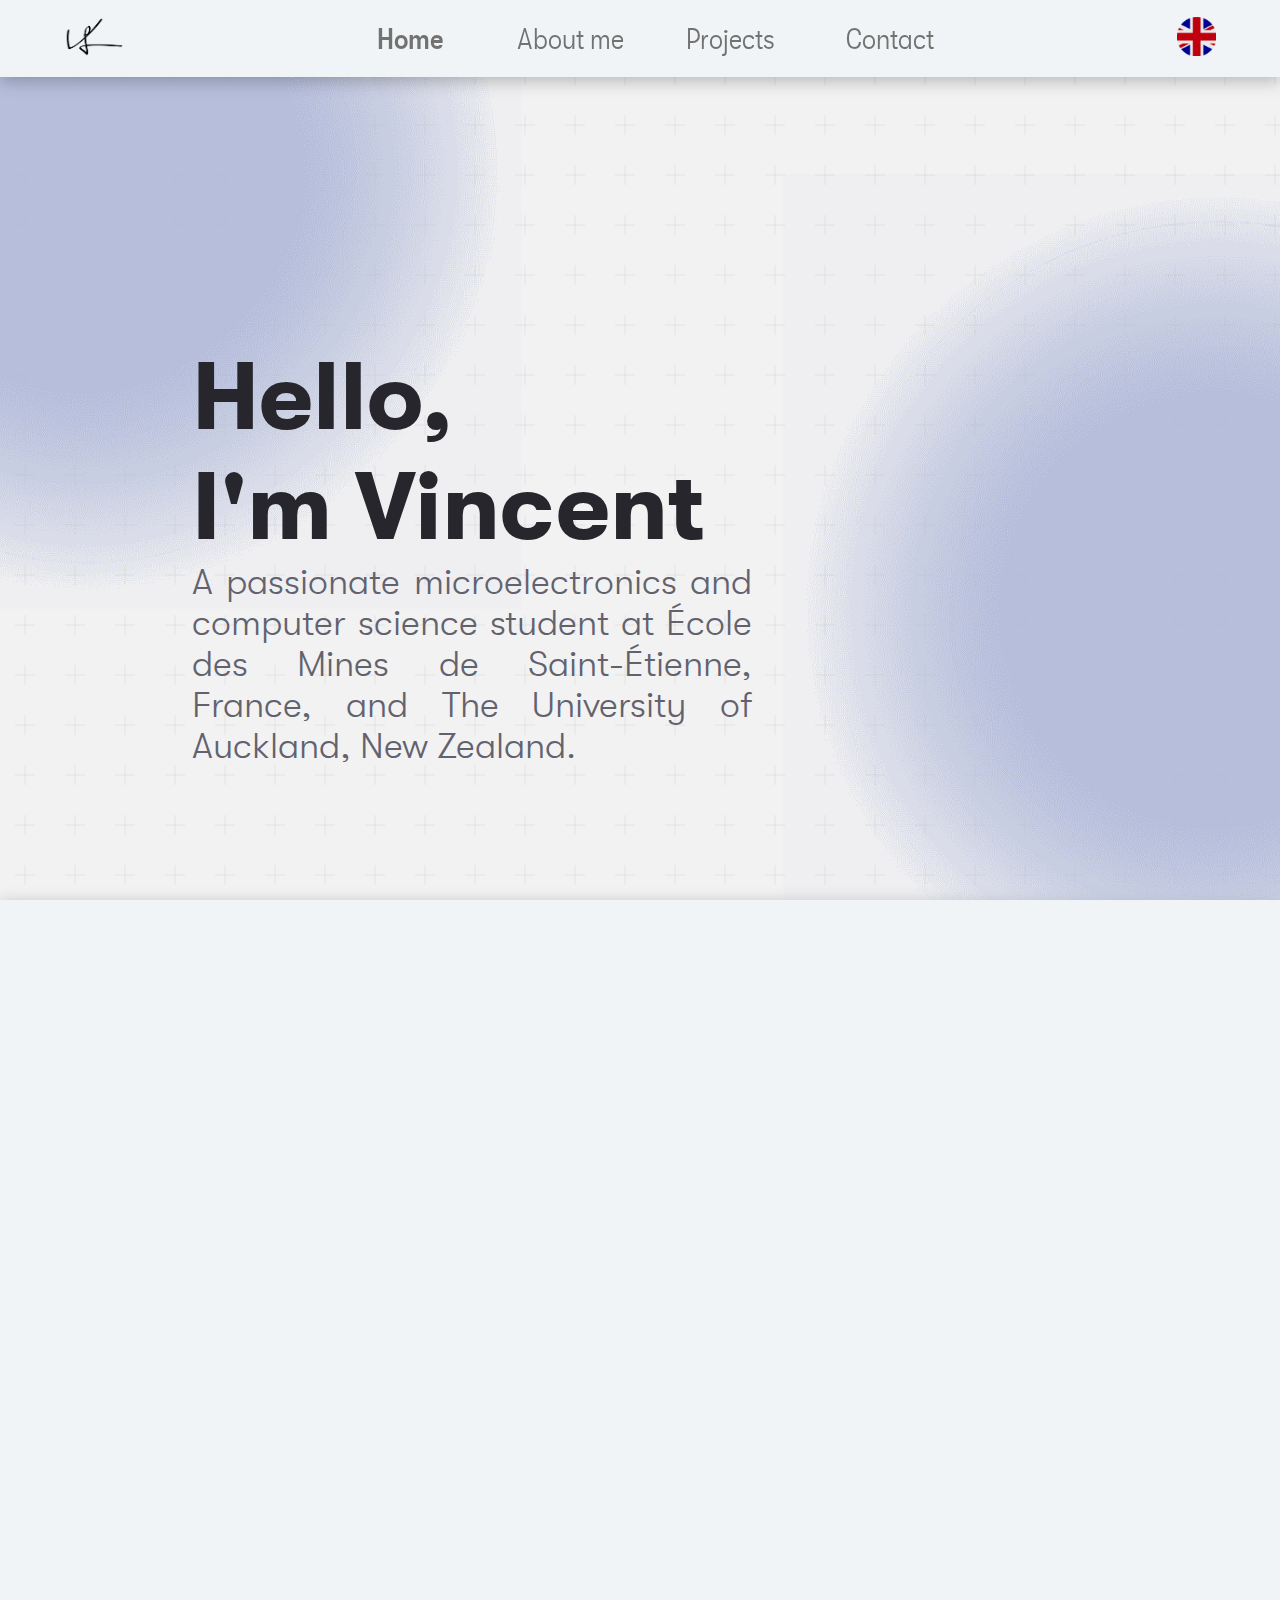
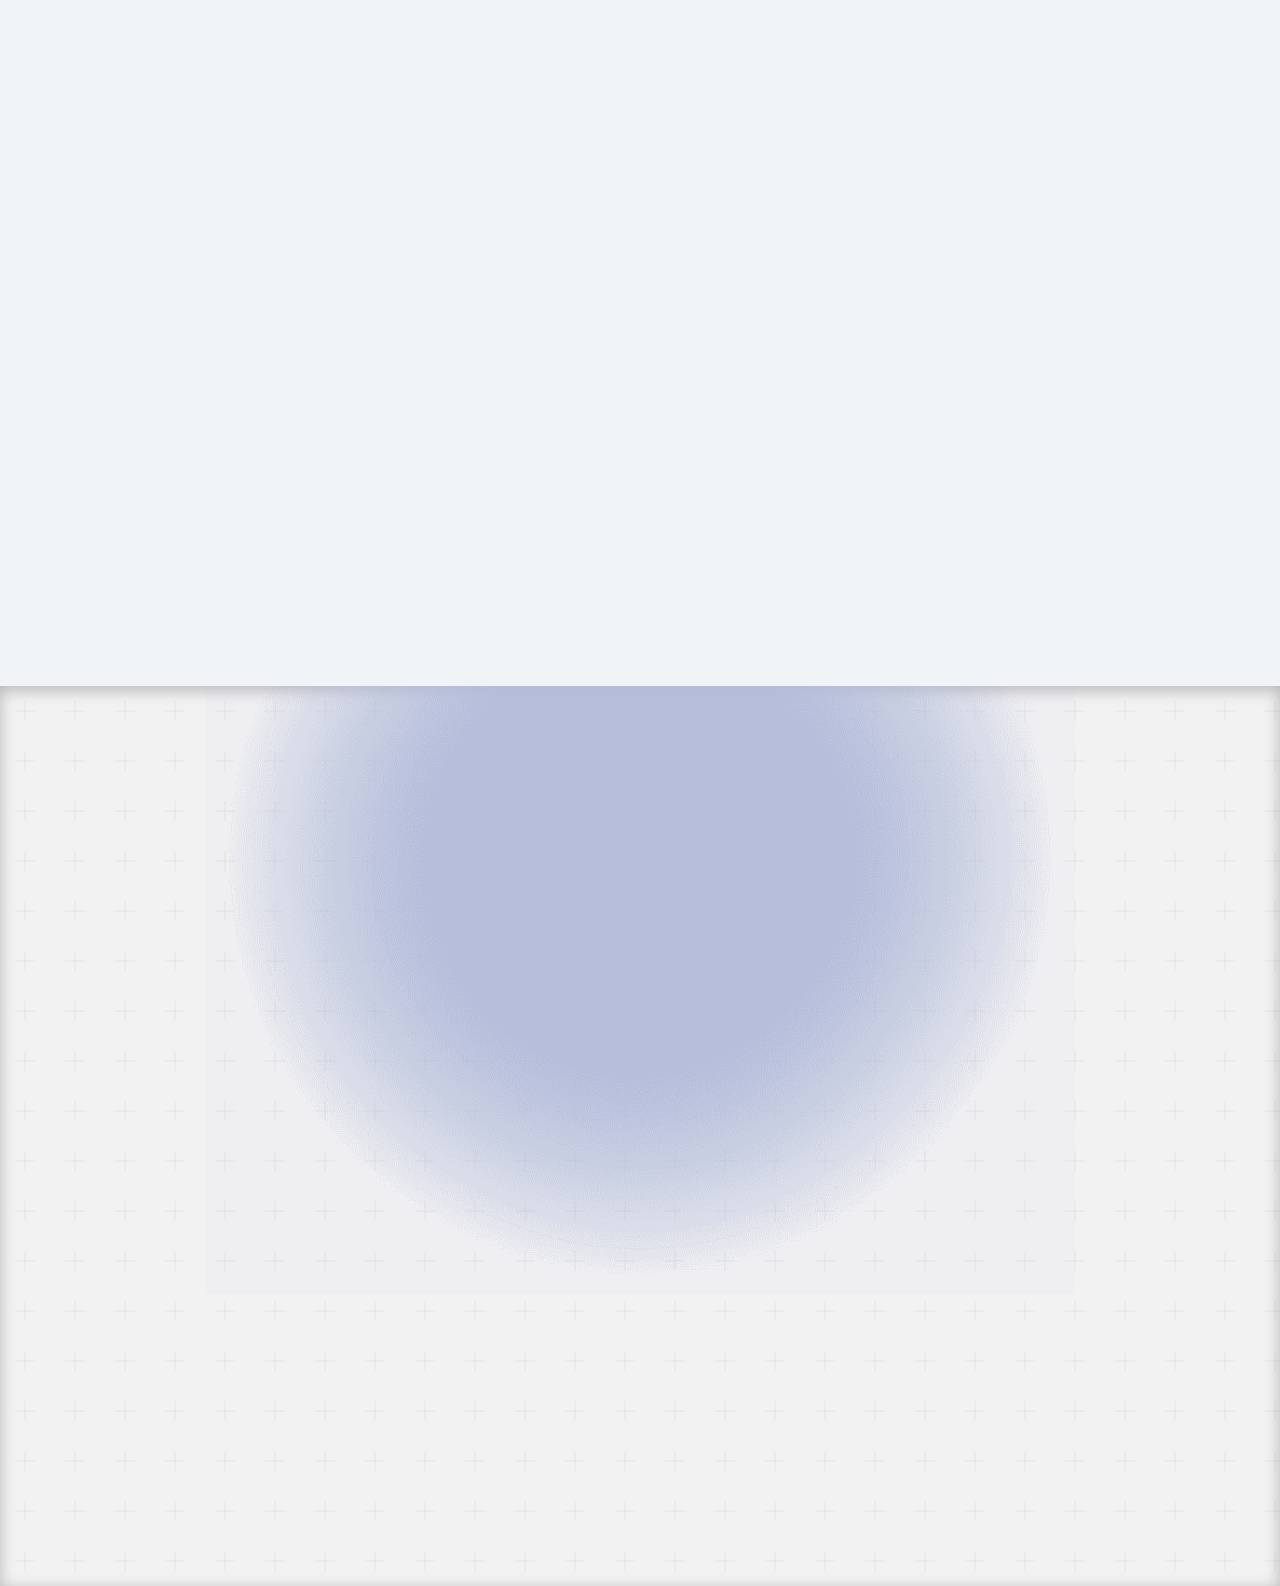
<file: en/index.html>
<!DOCTYPE html>
<html lang="en" style="scroll-behavior: smooth;">
    <head>
        <meta charset="UTF-8" />
        <title>Vincent Lalanne</title>
        <link rel="stylesheet" href="css/styles_common.css" />
        <link rel="stylesheet" href="../static/css/styles_index.css" />
        <link rel="stylesheet" href="../src/fonts/fonts.css" />
        <link rel="icon" href="../static/images/website_logo.png" />
        <meta name="viewport" content="width=device-width, initial-scale=1.0" />
    </head>
    <body>
        <!-- Homepage -->
        <div class="homepage-background" id="home">
            <div class="home-circle-div">
                <img class="parallax gradient-circle circle-1" name="4" src="../static/images/gradient_circle.png" />
            </div>
            <div class="home-circle-div">
                <img class="parallax gradient-circle circle-2" name="6" src="../static/images/gradient_circle.png" />
            </div>

            <div class="margin-div js-animation-homepage homepage-div">
                <div class="hello-text">
                    <p class="hello-p js-hidden two-s">Hello,</p>
                    <p class="hello-p js-hidden two-s">I'm Vincent</p>
                </div>
                <div class="description-text js-hidden two-s">
                    A passionate microelectronics and computer science student at École des Mines de Saint-Étienne, France, and The University of Auckland, New Zealand.
                </div>
            </div>
        </div>

        <!-- Skills -->
        <div class="skills-background">
            <div class="margin-div">
                <!-- Programming -->
                <div class="js-animation-1">
                    <div class="flex js-hidden">
                        <img class="programming-skill-icon" src="../static/images/icons/icon_programming.png"/>
                        <p class="programming-skill-title">Programming</p>
                    </div>
                    <div class="programming-flex js-hidden" style="margin-bottom: 12%;">
                        <div class="programming-text">
                            <p class="skill-paragraph">
                                I enjoy developping applications and modeling all sorts of things. I became proficient in various programming languages and have the ability to find <b>efficient software solutions</b> rapidly.
                            </p>
                            <p class="skill-paragraph">
                                I learnt <b>high-level</b> and <b>low-level</b> programming by myself and at school. I had time to strengthen my understanding of <b>data structures</b> and commonly used <b>architectures</b>.
                            </p>
                            <p class="skill-paragraph">Feel free to take a look at some <b><a onclick="handleProjectsClick()" href="projects.html" style="color: #62626f;">projects</a></b> I've worked on.</p>
                        </div>
                        <div class="programming-skills">
                            <img class="programming-image" src="../static/images/skill_programming.png"/>
                            <p class="programming-level">Familiar with</p>
                            <p class="programming-languages-text">Assembly / Matlab / Java / JS</p>
                        </div>
                    </div>
                </div>
                <!-- Electronics -->
                <div class="electronics-div js-animation-1">
                    <div class="flex js-hidden">
                        <img class="electronics-skill-icon" src="../static/images/icons/icon_electronics.png"/>
                        <p class="electronics-skill-title">Electronics</p>
                    </div>
                    <div class="js-hidden">
                        <p class="skill-paragraph">
                            I am knowledgeable about electronic components and boards. Therefore, I am able to build the correct software for any <b>hardware</b>. I studied the architecture of microcontrollers, and have
                            <b>hands-on experience</b>. I also learnt about the industrial process behind the manufacturing of such elements, from the silicium wafer to the mounting on the PCB.
                        </p>
                        <p class="skill-paragraph">Finally, I have been introduced to innovative technologies regarding microelectronics. All of these skills allow me to get creative and be an <b>efficient problem-solver</b>.</p>
                    </div>
                </div>
                <!-- Other skills -->
                <div class="secondary-skills">
                    <div class="secondary-skill js-animation-2 js-hidden">
                        <img class="secondary-skill-icon" src="../static/images/icons/icon_ai.png" />
                        <div class="secondary-skill-title-two-lines">
                            <p style="margin: 0;">Artificial</p>
                            <p style="margin: 0;">Intelligence</p>
                        </div>
                        <p class="secondary-skill-text">I am familiar with neural networks and can use them to optimise solutions.</p>
                    </div>
                    <div class="secondary-skill js-animation-2 js-hidden">
                        <img class="secondary-skill-icon" src="../static/images/icons/icon_cybersecurity.png" />
                        <div class="secondary-skill-title"><p style="margin: 0;">Cybersecurity</p></div>
                        <p class="secondary-skill-text">I can identify threats and vulnerabilities and perform basic attacks.</p>
                        <p class="secondary-skill-text"></p>
                    </div>
                    <div class="secondary-skill js-animation-2 js-hidden">
                        <img class="secondary-skill-icon" src="../static/images/icons/icon_linux.png" />
                        <div class="secondary-skill-title"><p style="margin: 0;">Linux</p></div>
                        <p class="secondary-skill-text">I know how to navigate on Linux and take advantage of its packages.</p>
                    </div>
                    <div class="secondary-skill js-animation-2 js-hidden">
                        <img class="secondary-skill-icon" src="../static/images/icons/icon_languages.png" />
                        <div class="secondary-skill-title"><p style="margin: 0;">Languages</p></div>
                        <p class="secondary-skill-text">I speak French, fluent English (C1), professional Japanese, and conversational Spanish.</p>
                    </div>
                    <div class="secondary-skill js-animation-2 js-hidden">
                        <img class="secondary-skill-icon" src="../static/images/icons/icon_teamwork.png" />
                        <div class="secondary-skill-title"><p style="margin: 0;">Teamwork</p></div>
                        <p class="secondary-skill-text">I often conduct or take part in team projects. It always leads to great ideas.</p>
                    </div>
                    <div class="secondary-skill js-animation-2 js-hidden">
                        <img class="secondary-skill-icon" src="../static/images/icons/icon_design.png" />
                        <div class="secondary-skill-title-two-lines">
                            <p style="margin: 0;">Graphic</p>
                            <p style="margin: 0;">Design</p>
                        </div>
                        <p class="secondary-skill-text">I put great effort into producing appealing work. This website acts as a portfolio.</p>
                    </div>
                </div>
            </div>
        </div>

        <!-- Contact -->
        <div class="contact-background" id="contact">
            <div class="contact-circle-div">
                <img class="parallax gradient-circle circle-3" style="margin: 0 auto; display: table;" name="3" src="../static/images/gradient_circle.png" />
            </div>
            <div class="contactdiv js-animation-contact">
                <div class="contact-title">
                    <p class="hello-p js-hidden">Let's get in</p>
                    <p class="hello-p js-hidden">touch</p>
                </div>
                <div class="contact-text js-hidden">
                    Write me an email
                </div>
                <div class="email-text-div js-hidden">
                    <a href="mailto: vlalanne0@gmail.com" class="email-text">vlalanne0@gmail.com</a>
                </div>
                <div class="contact-text js-hidden">Or visit my <a href="https://www.linkedin.com/in/vincent-lalanne1/" target="_blank" style="color: #62626f;">LinkedIn</a> page</div>
            </div>
        </div>

        <!-- Mobile Navbar -->
        <div class="mobile-navbar">
            <div class="mobile-tabs">
                <div>
                    <a class="tab" onclick="handleHomeClick()" href="#home">Home</a>
                </div>
                <div>
                    <a class="tab" onclick="handleAboutMeClick()" href="aboutme.html">About me</a>
                </div>
                <div>
                    <a class="tab" onclick="handleProjectsClick()" href="projects.html">Projects</a>
                </div>
                <div>
                    <a class="tab" onclick="handleContactClick()" href="#contact">Contact</a>
                </div>
                <div class="mobile-flag" onclick="changeLanguage()"></div>
            </div>
        </div>

        <!-- Header -->
        <div class="header">
            <div class="header-flex">
                <div>
                    <img class="header-image" src="../static/images/website_logo.png" onclick="window.location='#home';" />
                </div>
                <div class="tabs">
                    <div>
                        <a class="tab" onclick="handleHomeClick()" href="#home">Home</a>
                    </div>
                    <div>
                        <a class="tab" onclick="handleAboutMeClick()" href="aboutme.html">About me</a>
                    </div>
                    <div>
                        <a class="tab" onclick="handleProjectsClick()" href="projects.html">Projects</a>
                    </div>
                    <div>
                        <a class="tab" onclick="handleContactClick()" href="#contact">Contact</a>
                    </div>
                </div>
                <div>
                    <div class="top-right-image" onclick="handleTopRightClick()"></div>
                </div>
            </div>
        </div>

        <!-- Scripts -->
        <script src="../src/js/animations.js"></script>
        <script src="../src/js/parallax.js"></script>
        <script src="../src/js/top_right_button.js"></script>
        <script src="../src/js/tabs.js"></script>
    </body>
</html>
</file>
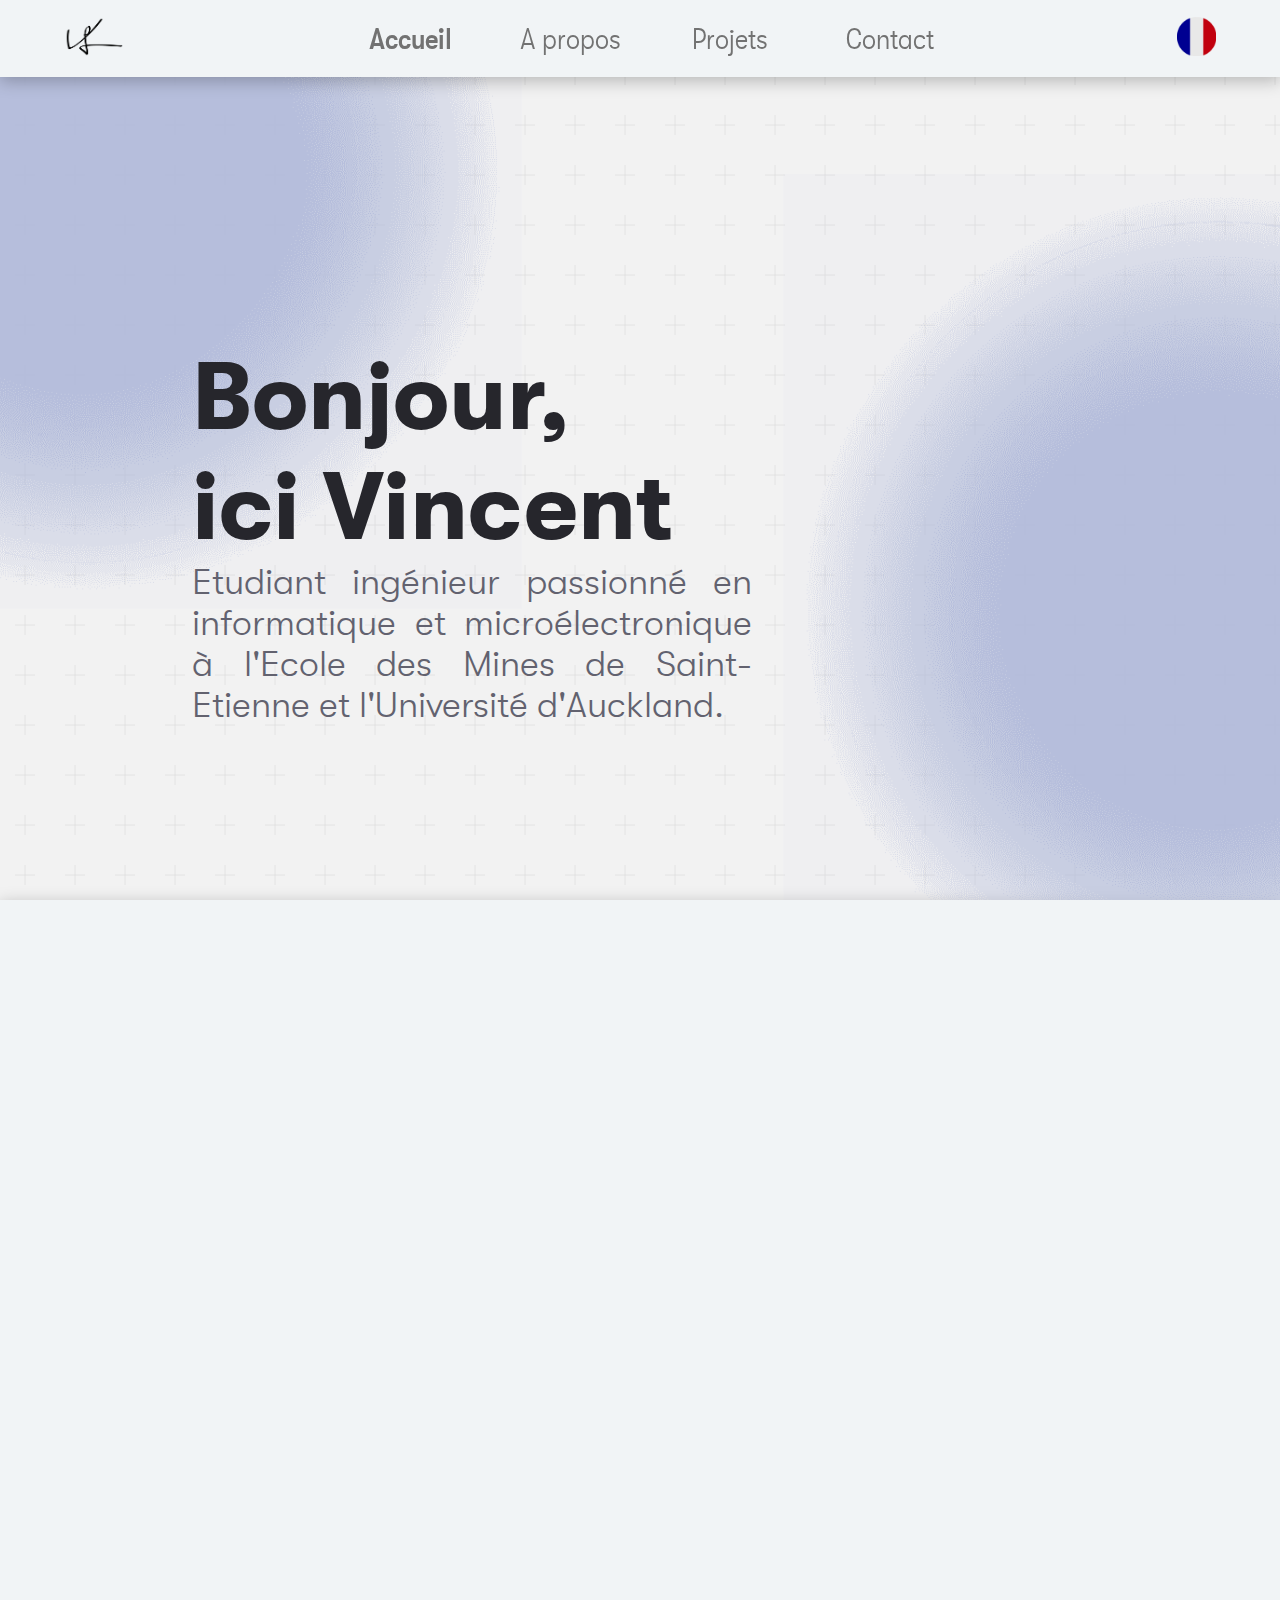
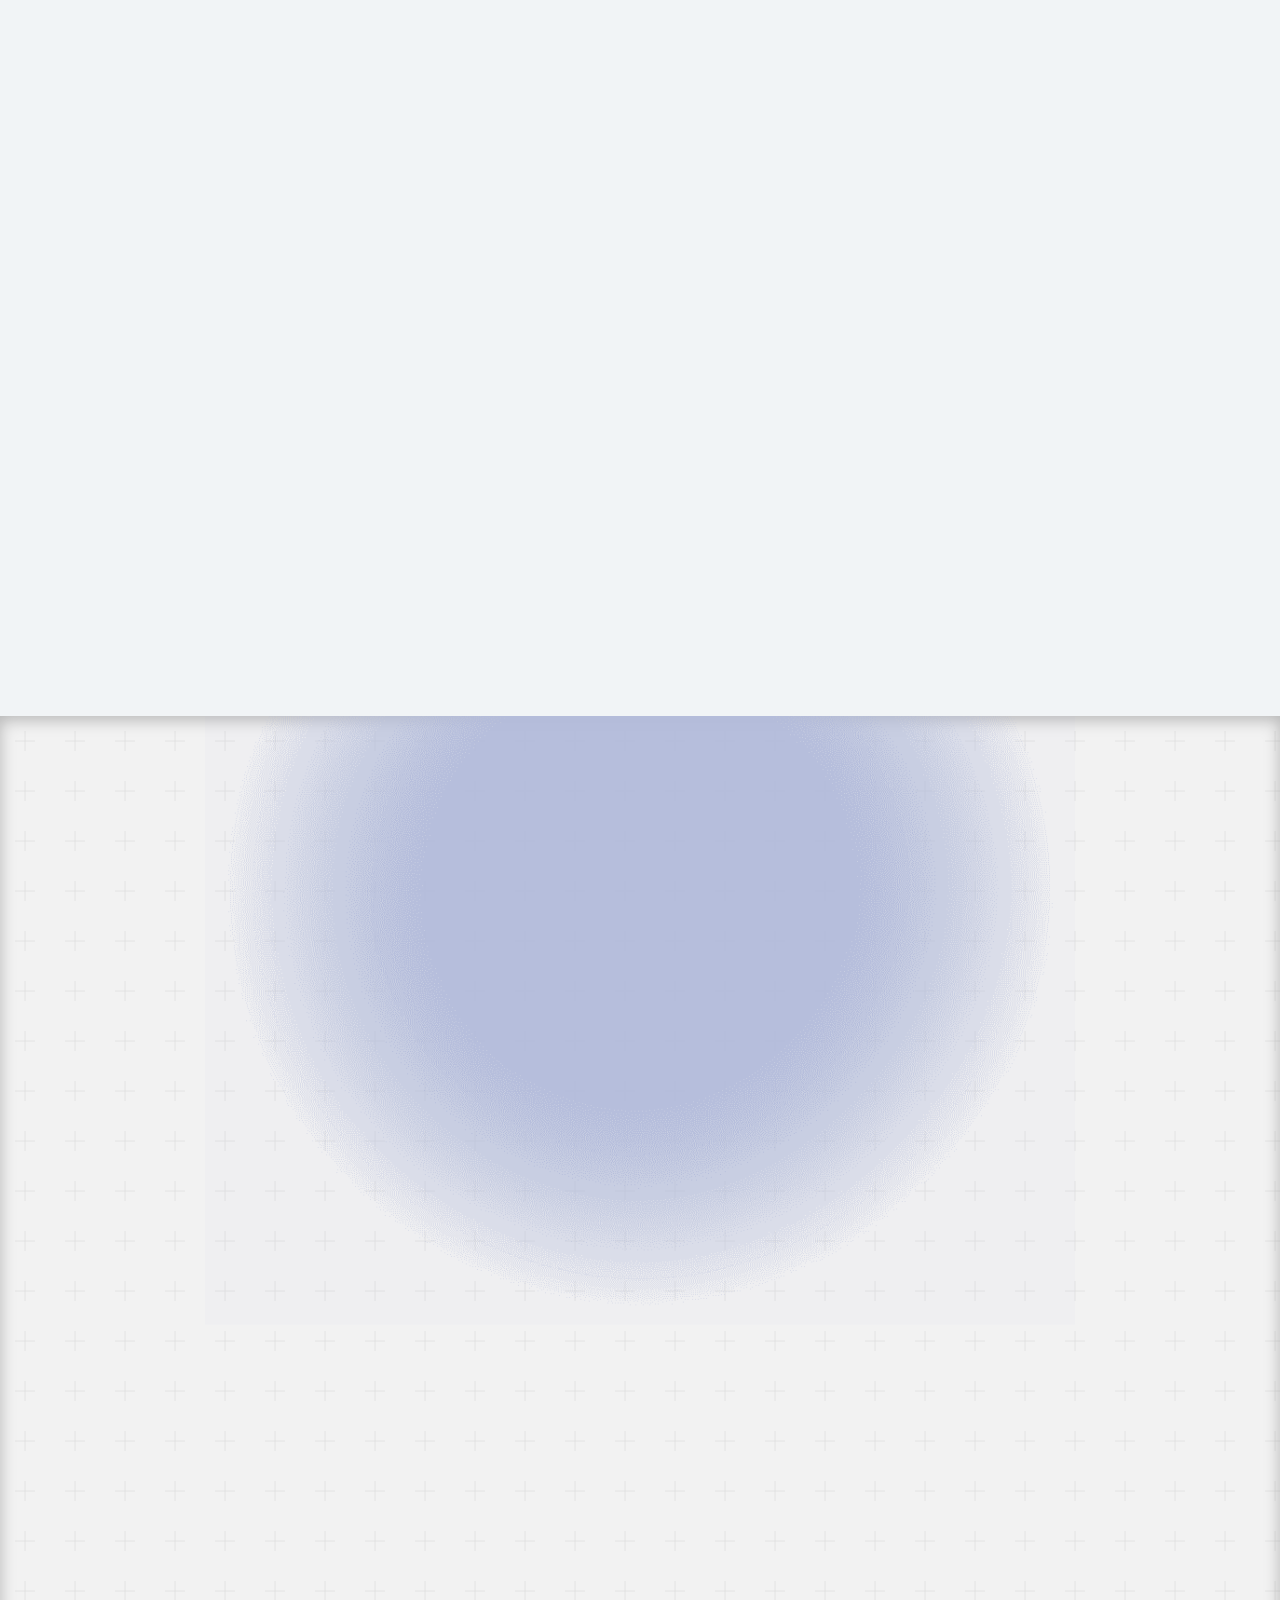
<file: fr/index.html>
<!DOCTYPE html>
<html lang="fr" style="scroll-behavior: smooth;">
    <head>
        <meta charset="UTF-8" />
        <title>Vincent Lalanne</title>
        <link rel="stylesheet" href="css/styles_common.css" />
        <link rel="stylesheet" href="../static/css/styles_index.css" />
        <link rel="stylesheet" href="../src/fonts/fonts.css" />
        <link rel="icon" href="../static/images/website_logo.png" />
        <meta name="viewport" content="width=device-width, initial-scale=1.0" />
    </head>
    <body>
        <!-- Homepage -->
        <div class="homepage-background" id="home">
            <div class="home-circle-div">
                <img class="parallax gradient-circle circle-1" name="4" src="../static/images/gradient_circle.png" />
            </div>
            <div class="home-circle-div">
                <img class="parallax gradient-circle circle-2" name="6" src="../static/images/gradient_circle.png" />
            </div>

            <div class="margin-div js-animation-homepage homepage-div">
                <div class="hello-text">
                    <p class="hello-p js-hidden two-s">Bonjour,</p>
                    <p class="hello-p js-hidden two-s">ici Vincent</p>
                </div>
                <div class="description-text js-hidden two-s">
                    Etudiant ingénieur passionné en informatique et microélectronique à l'Ecole des Mines de Saint-Etienne et l'Université d'Auckland.
                </div>
            </div>
        </div>

        <!-- Skills -->
        <div class="skills-background">
            <div class="margin-div">
                <!-- Programming -->
                <div class="js-animation-1">
                    <div class="flex js-hidden">
                        <img class="programming-skill-icon" src="../static/images/icons/icon_programming.png" />
                        <p class="programming-skill-title">Programmation</p>
                    </div>
                    <div class="programming-flex js-hidden" style="margin-bottom: 12%;">
                        <div class="programming-text">
                            <p class="skill-paragraph">
                                J'aime développer des applications et modéliser toutes sortes de choses. Je maîtrise divers langages de programmation, et ai la capacité de trouver rapidement des <b>solutions logicielles efficaces</b>.
                            </p>
                            <p class="skill-paragraph">
                                J'ai appris la programmation <b>haut niveau</b> et <b>bas niveau</b> à l'école et par moi-même. J'ai eu le temps de renforcer ma compréhension des <b>structures de données</b> et des
                                <b>architectures</b> couramment utilisées.
                            </p>
                            <p class="skill-paragraph">N'hésitez pas à consulter quelques <b><a onclick="handleProjectsClick()" href="projects.html" style="color: #62626f;">projets</a></b> sur lesquels j'ai travaillé.</p>
                        </div>
                        <div class="programming-skills">
                            <img class="programming-image" src="../static/images/skill_programming.png" />
                            <p class="programming-level">Familier avec</p>
                            <p class="programming-languages-text">Assembleur / Matlab / Java / JS</p>
                        </div>
                    </div>
                </div>
                <!-- Electronics -->
                <div class="electronics-div js-animation-1">
                    <div class="flex js-hidden">
                        <img class="electronics-skill-icon" src="../static/images/icons/icon_electronics.png" />
                        <p class="electronics-skill-title">Electronique</p>
                    </div>
                    <div class="js-hidden">
                        <p class="skill-paragraph">
                            J'ai une bonne connaissance des composants et des cartes électroniques. Par conséquent, je suis en mesure de développer le bon logiciel pour n'importe quel <b>hardware</b>. J'ai étudié l'architecture des
                            microcontrôleurs, et ai une <b>expérience pratique</b>. J'ai également appris sur le processus industriel derrière la fabrication de ces éléments, du wafer de silicium au montage sur le PCB.
                        </p>
                        <p class="skill-paragraph">
                            Enfin, j'ai été initié aux technologies innovantes en matière de microélectronique. Toutes ces compétences me permettent de faire preuve de créativité et d'être efficace dans la <b>résolution de problèmes</b>.
                        </p>
                    </div>
                </div>
                <!-- Other skills -->
                <div class="secondary-skills">
                    <div class="secondary-skill js-animation-2 js-hidden">
                        <img class="secondary-skill-icon" src="../static/images/icons/icon_ai.png" />
                        <div class="secondary-skill-title-two-lines">
                            <p style="margin: 0;">Intelligence</p>
                            <p style="margin: 0;">Artificielle</p>
                        </div>
                        <p class="secondary-skill-text">Je suis familier avec les réseaux de neurones et sait les utiliser pour optimiser des solutions.</p>
                    </div>
                    <div class="secondary-skill js-animation-2 js-hidden">
                        <img class="secondary-skill-icon" src="../static/images/icons/icon_cybersecurity.png" />
                        <div class="secondary-skill-title"><p style="margin: 0;">Cybersecurité</p></div>
                        <p class="secondary-skill-text">Je peux identifier des menaces et vulnérabilités, ainsi qu'effectuer des attaques basiques.</p>
                        <p class="secondary-skill-text"></p>
                    </div>
                    <div class="secondary-skill js-animation-2 js-hidden">
                        <img class="secondary-skill-icon" src="../static/images/icons/icon_linux.png" />
                        <div class="secondary-skill-title"><p style="margin: 0;">Linux</p></div>
                        <p class="secondary-skill-text">Je sais naviguer sur Linux et tirer profit des paquets qui lui sont propres.</p>
                    </div>
                    <div class="secondary-skill js-animation-2 js-hidden">
                        <img class="secondary-skill-icon" src="../static/images/icons/icon_languages.png" />
                        <div class="secondary-skill-title"><p style="margin: 0;">Langues</p></div>
                        <p class="secondary-skill-text">Je parle français, anglais et japonais couramment, et ai étudié 8 ans l'espagnol.</p>
                    </div>
                    <div class="secondary-skill js-animation-2 js-hidden">
                        <img class="secondary-skill-icon" src="../static/images/icons/icon_teamwork.png" />
                        <div class="secondary-skill-title-two-lines">
                            <p style="margin: 0;">Travail</p>
                            <p style="margin: 0;">d'équipe</p>
                        </div>
                        <p class="secondary-skill-text">Je mène ou participe souvent à des projets d'équipe, qui donnent toujours naissance à de belles idées.</p>
                    </div>
                    <div class="secondary-skill js-animation-2 js-hidden">
                        <img class="secondary-skill-icon" src="../static/images/icons/icon_design.png" />
                        <div class="secondary-skill-title-two-lines">
                            <p style="margin: 0;">Design</p>
                            <p style="margin: 0;">Graphique</p>
                        </div>
                        <p class="secondary-skill-text">Je tiens à toujours rendre un travail bien présenté. Ce site fait office de portfolio.</p>
                    </div>
                </div>
            </div>
        </div>

        <!-- Contact -->
        <div class="contact-background" id="contact">
            <div class="contact-circle-div">
                <img class="parallax gradient-circle circle-3" style="margin: 0 auto; display: table;" name="3" src="../static/images/gradient_circle.png" />
            </div>
            <div class="contactdiv js-animation-contact">
                <div class="contact-title">
                    <p class="hello-p js-hidden">Prenons</p>
                    <p class="hello-p js-hidden">contact</p>
                </div>
                <div class="contact-text js-hidden">
                    Ecrivez-moi un mail
                </div>
                <div class="email-text-div js-hidden">
                    <a href="mailto: vlalanne0@gmail.com" class="email-text">vlalanne0@gmail.com</a>
                </div>
                <div class="contact-text js-hidden">Ou ajoutez-moi sur <a href="https://www.linkedin.com/in/vincent-lalanne1/" target="_blank" style="color: #62626f;">LinkedIn</a></div>
            </div>
        </div>

        <!-- Mobile Navbar -->
        <div class="mobile-navbar">
            <div class="mobile-tabs">
                <div>
                    <a class="tab" onclick="handleHomeClick()" href="#home">Accueil</a>
                </div>
                <div>
                    <a class="tab" onclick="handleAboutMeClick()" href="aboutme.html">A propos</a>
                </div>
                <div>
                    <a class="tab" onclick="handleProjectsClick()" href="projects.html">Projets</a>
                </div>
                <div>
                    <a class="tab" onclick="handleContactClick()" href="#contact">Contact</a>
                </div>
                <div class="mobile-flag" onclick="changeLanguage()"></div>
            </div>
        </div>

        <!-- Header -->
        <div class="header">
            <div class="header-flex">
                <div>
                    <img class="header-image" src="../static/images/website_logo.png" onclick="window.location='#home';" />
                </div>
                <div class="tabs">
                    <div>
                        <a class="tab" onclick="handleHomeClick()" href="#home">Accueil</a>
                    </div>
                    <div>
                        <a class="tab" onclick="handleAboutMeClick()" href="aboutme.html">A propos</a>
                    </div>
                    <div>
                        <a class="tab" onclick="handleProjectsClick()" href="projects.html">Projets</a>
                    </div>
                    <div>
                        <a class="tab" onclick="handleContactClick()" href="#contact">Contact</a>
                    </div>
                </div>
                <div>
                    <div class="top-right-image" onclick="handleTopRightClick()"></div>
                </div>
            </div>
        </div>

        <!-- Scripts -->
        <script src="../src/js/animations.js"></script>
        <script src="../src/js/parallax.js"></script>
        <script src="../src/js/top_right_button.js"></script>
        <script src="../src/js/tabs.js"></script>
    </body>
</html>
</file>
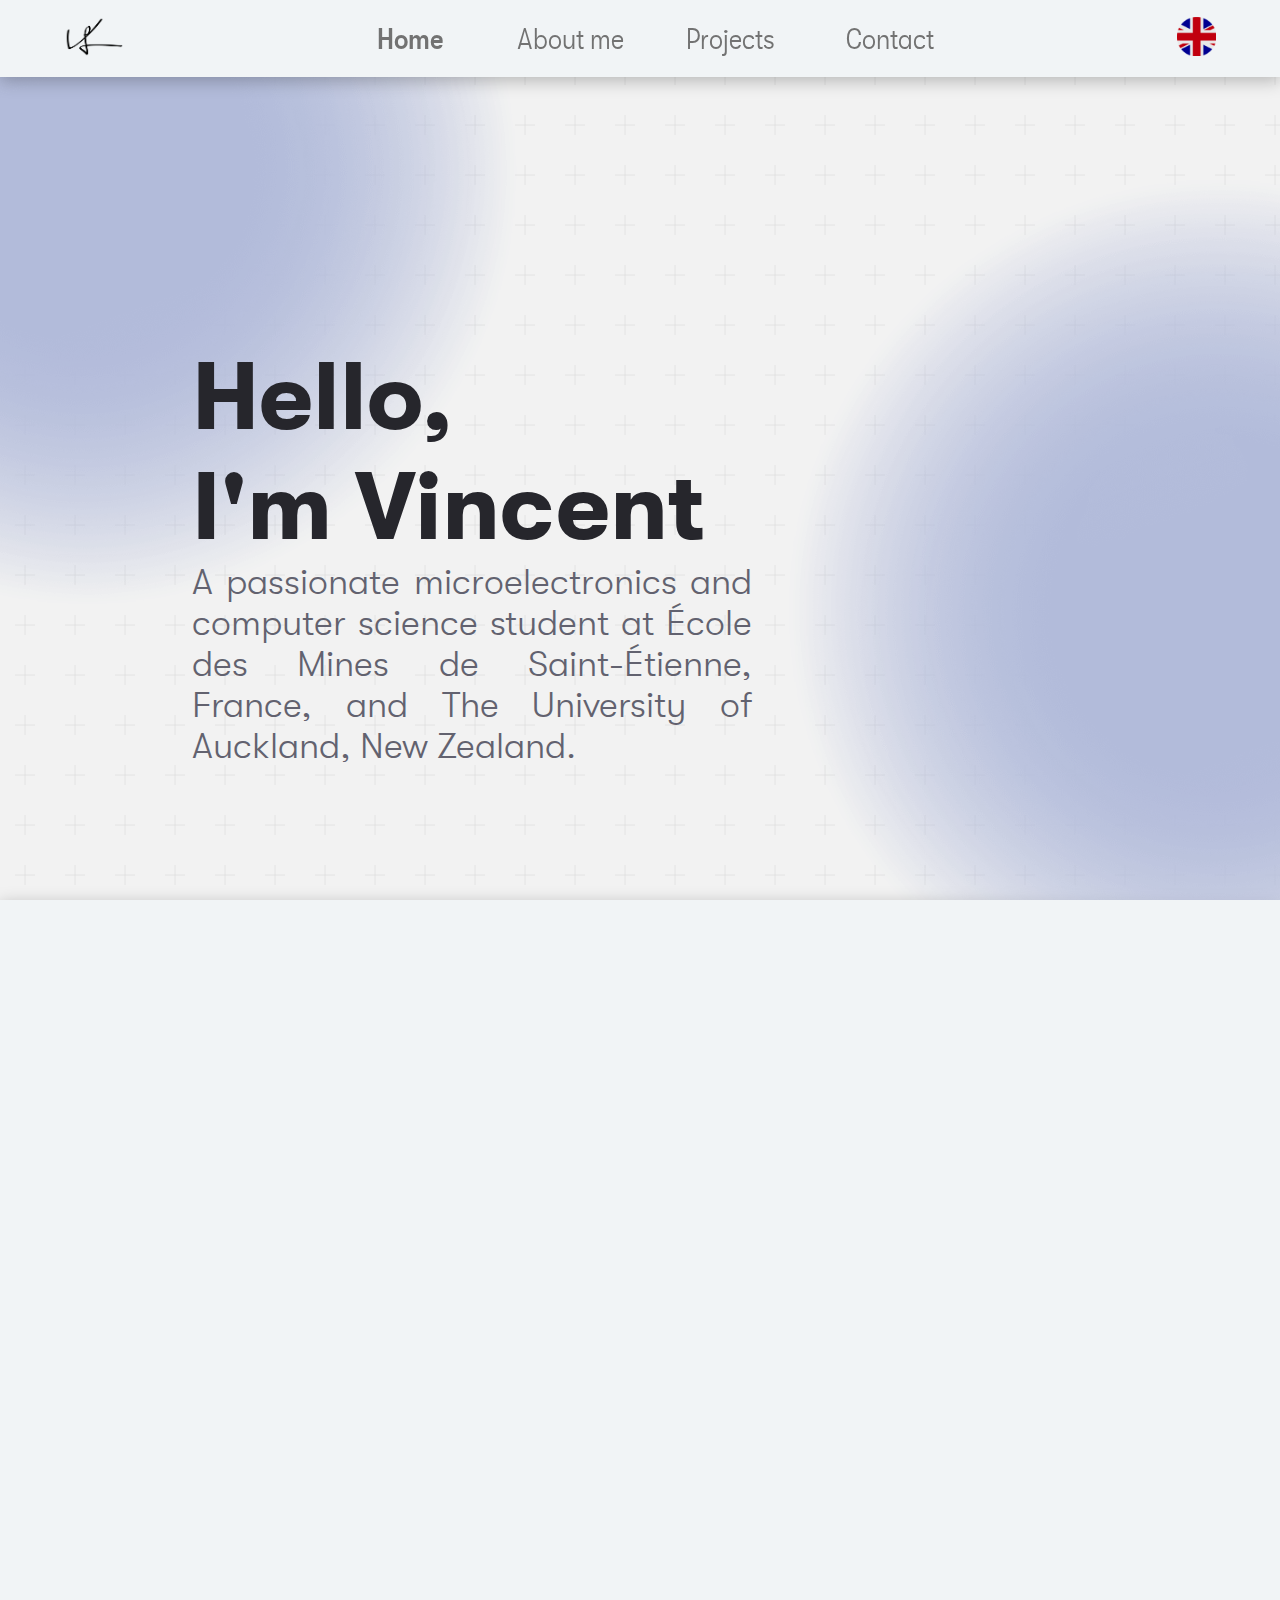
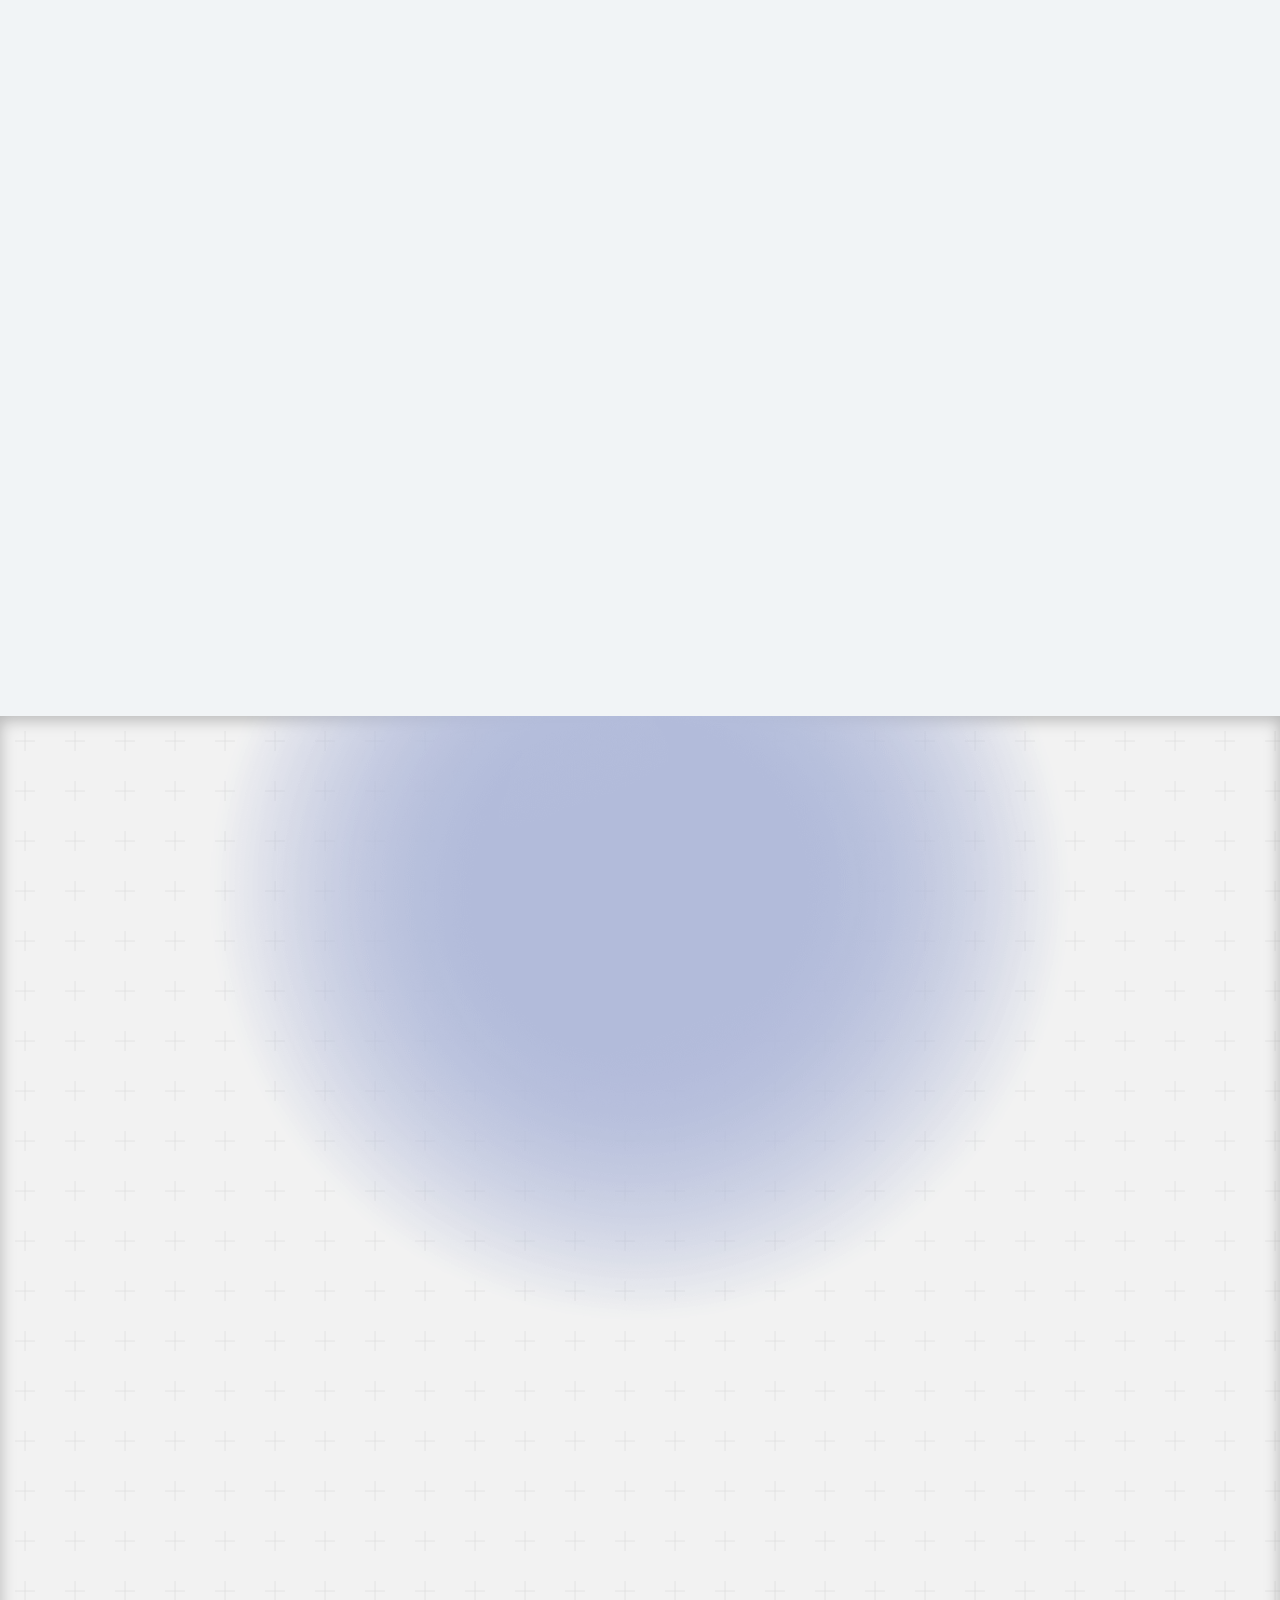
<file: Personal-Website-main/en/index.html>
<!DOCTYPE html>
<html lang="en" style="scroll-behavior: smooth;">
    <head>
        <meta charset="UTF-8" />
        <title>Vincent Lalanne</title>
        <link rel="stylesheet" href="css/styles_common.css" />
        <link rel="stylesheet" href="css/styles_index.css" />
        <link rel="stylesheet" href="../src/fonts/fonts.css" />
        <link rel="icon" href="../images/website_logo.png" />
        <meta name="viewport" content="width=device-width, initial-scale=1.0" />
    </head>
    <body>
        <!-- Homepage -->
        <div class="homepage-background" id="home">
            <div class="home-circle-div">
                <img class="parallax gradient-circle circle-1" name="4" src="../images/gradient_circle.png" />
            </div>
            <div class="home-circle-div">
                <img class="parallax gradient-circle circle-2" name="6" src="../images/gradient_circle.png" />
            </div>

            <div class="margin-div js-animation-homepage homepage-div">
                <div class="hello-text">
                    <p class="hello-p js-hidden two-s">Hello,</p>
                    <p class="hello-p js-hidden two-s">I'm Vincent</p>
                </div>
                <div class="description-text js-hidden two-s">
                    A passionate microelectronics and computer science student at École des Mines de Saint-Étienne, France, and The University of Auckland, New Zealand.
                </div>
            </div>
        </div>

        <!-- Skills -->
        <div class="skills-background">
            <div class="margin-div">
                <!-- Programming -->
                <div class="js-animation-1">
                    <div class="flex js-hidden">
                        <img class="programming-skill-icon" src="../images/icons/icon_programming.png"/>
                        <p class="programming-skill-title">Programming</p>
                    </div>
                    <div class="programming-flex js-hidden" style="margin-bottom: 12%;">
                        <div class="programming-text">
                            <p class="skill-paragraph">
                                I enjoy developping applications and modeling all sorts of things. I became proficient in various programming languages and have the ability to find <b>efficient software solutions</b> rapidly.
                            </p>
                            <p class="skill-paragraph">
                                I learnt <b>high-level</b> and <b>low-level</b> programming by myself and at school. I had time to strengthen my understanding of <b>data structures</b> and commonly used <b>architectures</b>.
                            </p>
                            <p class="skill-paragraph">My favourite areas are <b>cybersecurity</b>, <b>web programming</b> (back-end and front-end), <b>software architecture</b> and <b>machine learning</b>.</p>
                        </div>
                        <div class="programming-skills">
                            <img class="programming-image" src="../images/skill_programming.png"/>
                            <p class="programming-level">Familiar with</p>
                            <p class="programming-languages-text">Assembly / Matlab / Java / JS</p>
                        </div>
                    </div>
                </div>
                <!-- Electronics -->
                <div class="electronics-div js-animation-1">
                    <div class="flex js-hidden">
                        <img class="electronics-skill-icon" src="../images/icons/icon_electronics.png"/>
                        <p class="electronics-skill-title">Electronics</p>
                    </div>
                    <div class="js-hidden">
                        <p class="skill-paragraph">
                            I am knowledgeable about electronic components and boards. Therefore, I am able to build the correct software for any <b>hardware</b>. I studied the architecture of microcontrollers, and have
                            <b>hands-on experience</b>. I also learnt about the industrial process behind the manufacturing of such elements, from the silicium wafer to the mounting on the PCB.
                        </p>
                        <p class="skill-paragraph">Finally, I have been introduced to innovative technologies regarding microelectronics. All of these skills allow me to get creative and be an <b>efficient problem-solver</b>.</p>
                    </div>
                </div>
                <!-- Other skills -->
                <div class="secondary-skills">
                    <div class="secondary-skill js-animation-2 js-hidden">
                        <img class="secondary-skill-icon" src="../images/icons/icon_ai.png" />
                        <div class="secondary-skill-title-two-lines">
                            <p style="margin: 0;">Artificial</p>
                            <p style="margin: 0;">Intelligence</p>
                        </div>
                        <p class="secondary-skill-text">I am familiar with neural networks and can use them to optimise solutions.</p>
                    </div>
                    <div class="secondary-skill js-animation-2 js-hidden">
                        <img class="secondary-skill-icon" src="../images/icons/icon_cybersecurity.png" />
                        <div class="secondary-skill-title"><p style="margin: 0;">Cybersecurity</p></div>
                        <p class="secondary-skill-text">I can identify threats and vulnerabilities and perform basic attacks.</p>
                        <p class="secondary-skill-text"></p>
                    </div>
                    <div class="secondary-skill js-animation-2 js-hidden">
                        <img class="secondary-skill-icon" src="../images/icons/icon_linux.png" />
                        <div class="secondary-skill-title"><p style="margin: 0;">Linux</p></div>
                        <p class="secondary-skill-text">I know how to navigate on Linux and take advantage of its packages.</p>
                    </div>
                    <div class="secondary-skill js-animation-2 js-hidden">
                        <img class="secondary-skill-icon" src="../images/icons/icon_languages.png" />
                        <div class="secondary-skill-title"><p style="margin: 0;">Languages</p></div>
                        <p class="secondary-skill-text">I speak French, fluent English (C1), professional Japanese, and conversational Spanish.</p>
                    </div>
                    <div class="secondary-skill js-animation-2 js-hidden">
                        <img class="secondary-skill-icon" src="../images/icons/icon_teamwork.png" />
                        <div class="secondary-skill-title"><p style="margin: 0;">Teamwork</p></div>
                        <p class="secondary-skill-text">I often conduct or take part in team projects. It always leads to great ideas.</p>
                    </div>
                    <div class="secondary-skill js-animation-2 js-hidden">
                        <img class="secondary-skill-icon" src="../images/icons/icon_design.png" />
                        <div class="secondary-skill-title-two-lines">
                            <p style="margin: 0;">Graphic</p>
                            <p style="margin: 0;">Design</p>
                        </div>
                        <p class="secondary-skill-text">I put great effort into producing appealing work. This website acts as a portfolio.</p>
                    </div>
                </div>
            </div>
        </div>

        <!-- Contact -->
        <div class="contact-background" id="contact">
            <div class="contact-circle-div">
                <img class="parallax gradient-circle circle-3" style="margin: 0 auto; display: table;" name="3" src="../images/gradient_circle.png" />
            </div>
            <div class="contactdiv js-animation-contact">
                <div class="contact-title">
                    <p class="hello-p js-hidden">Let's get in</p>
                    <p class="hello-p js-hidden">touch</p>
                </div>
                <div class="contact-text js-hidden">
                    Write me an email
                </div>
                <div class="email-text-div js-hidden">
                    <a href="mailto: vlalanne0@gmail.com" class="email-text">vlalanne0@gmail.com</a>
                </div>
                <div class="contact-text js-hidden">Or visit my <a href="https://www.linkedin.com/in/vincent-lalanne1/" target="_blank" style="color: #62626f;">LinkedIn</a> page</div>
            </div>
        </div>

        <!-- Mobile Navbar -->
        <div class="mobile-navbar">
            <div class="mobile-tabs">
                <div>
                    <a class="tab" onclick="handleHomeClick()" href="#home">Home</a>
                </div>
                <div>
                    <a class="tab" onclick="handleAboutMeClick()" href="aboutme.html">About me</a>
                </div>
                <div>
                    <a class="tab" onclick="handleProjectsClick()" href="projects.html">Projects</a>
                </div>
                <div>
                    <a class="tab" onclick="handleContactClick()" href="#contact">Contact</a>
                </div>
                <div class="mobile-flag" onclick="changeLanguage()"></div>
            </div>
        </div>

        <!-- Header -->
        <div class="header">
            <div class="header-flex">
                <div>
                    <img class="header-image" src="../images/website_logo.png" onclick="window.location='#home';" />
                </div>
                <div class="tabs">
                    <div>
                        <a class="tab" onclick="handleHomeClick()" href="#home">Home</a>
                    </div>
                    <div>
                        <a class="tab" onclick="handleAboutMeClick()" href="aboutme.html">About me</a>
                    </div>
                    <div>
                        <a class="tab" onclick="handleProjectsClick()" href="projects.html">Projects</a>
                    </div>
                    <div>
                        <a class="tab" onclick="handleContactClick()" href="#contact">Contact</a>
                    </div>
                </div>
                <div>
                    <div class="top-right-image" onclick="handleTopRightClick()"></div>
                </div>
            </div>
        </div>

        <!-- Scripts -->
        <script src="../src/js/animations.js"></script>
        <script src="../src/js/parallax.js"></script>
        <script src="../src/js/top_right_button.js"></script>
        <script src="../src/js/tabs.js"></script>
    </body>
</html>
</file>
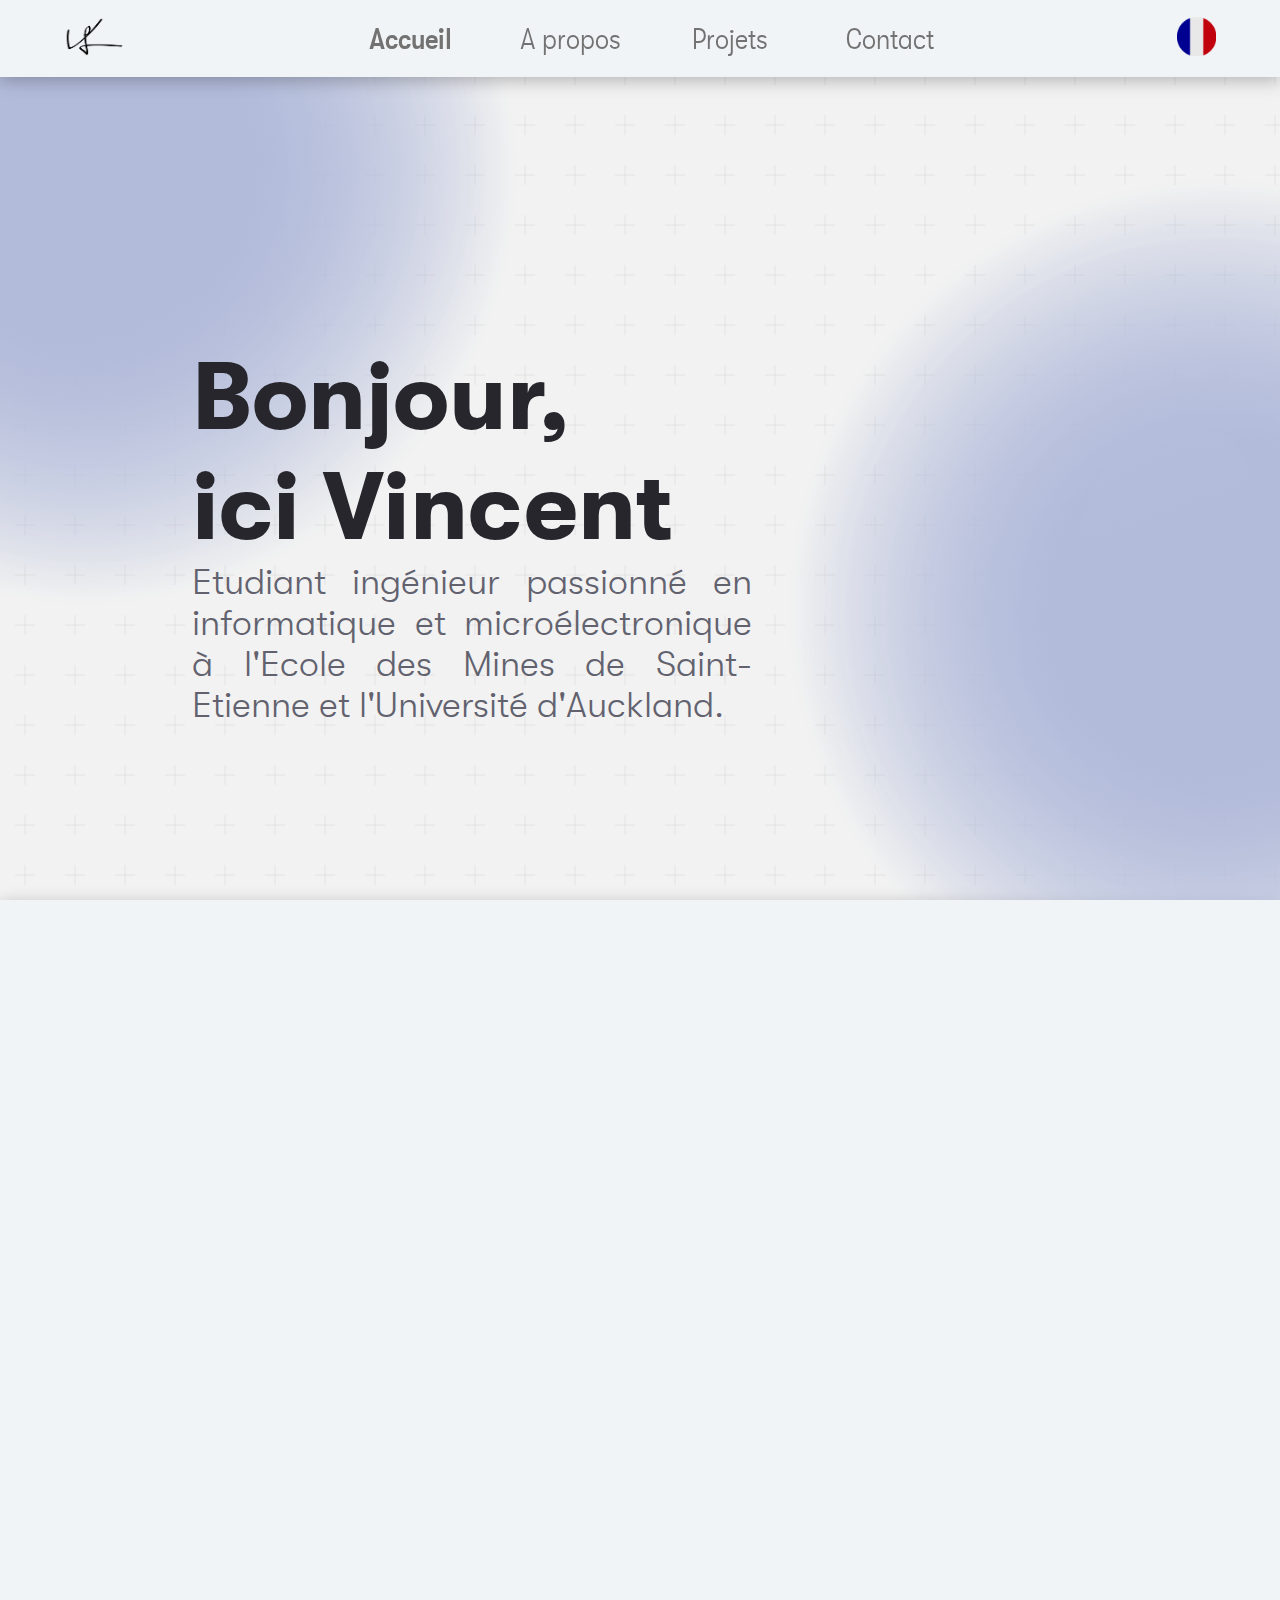
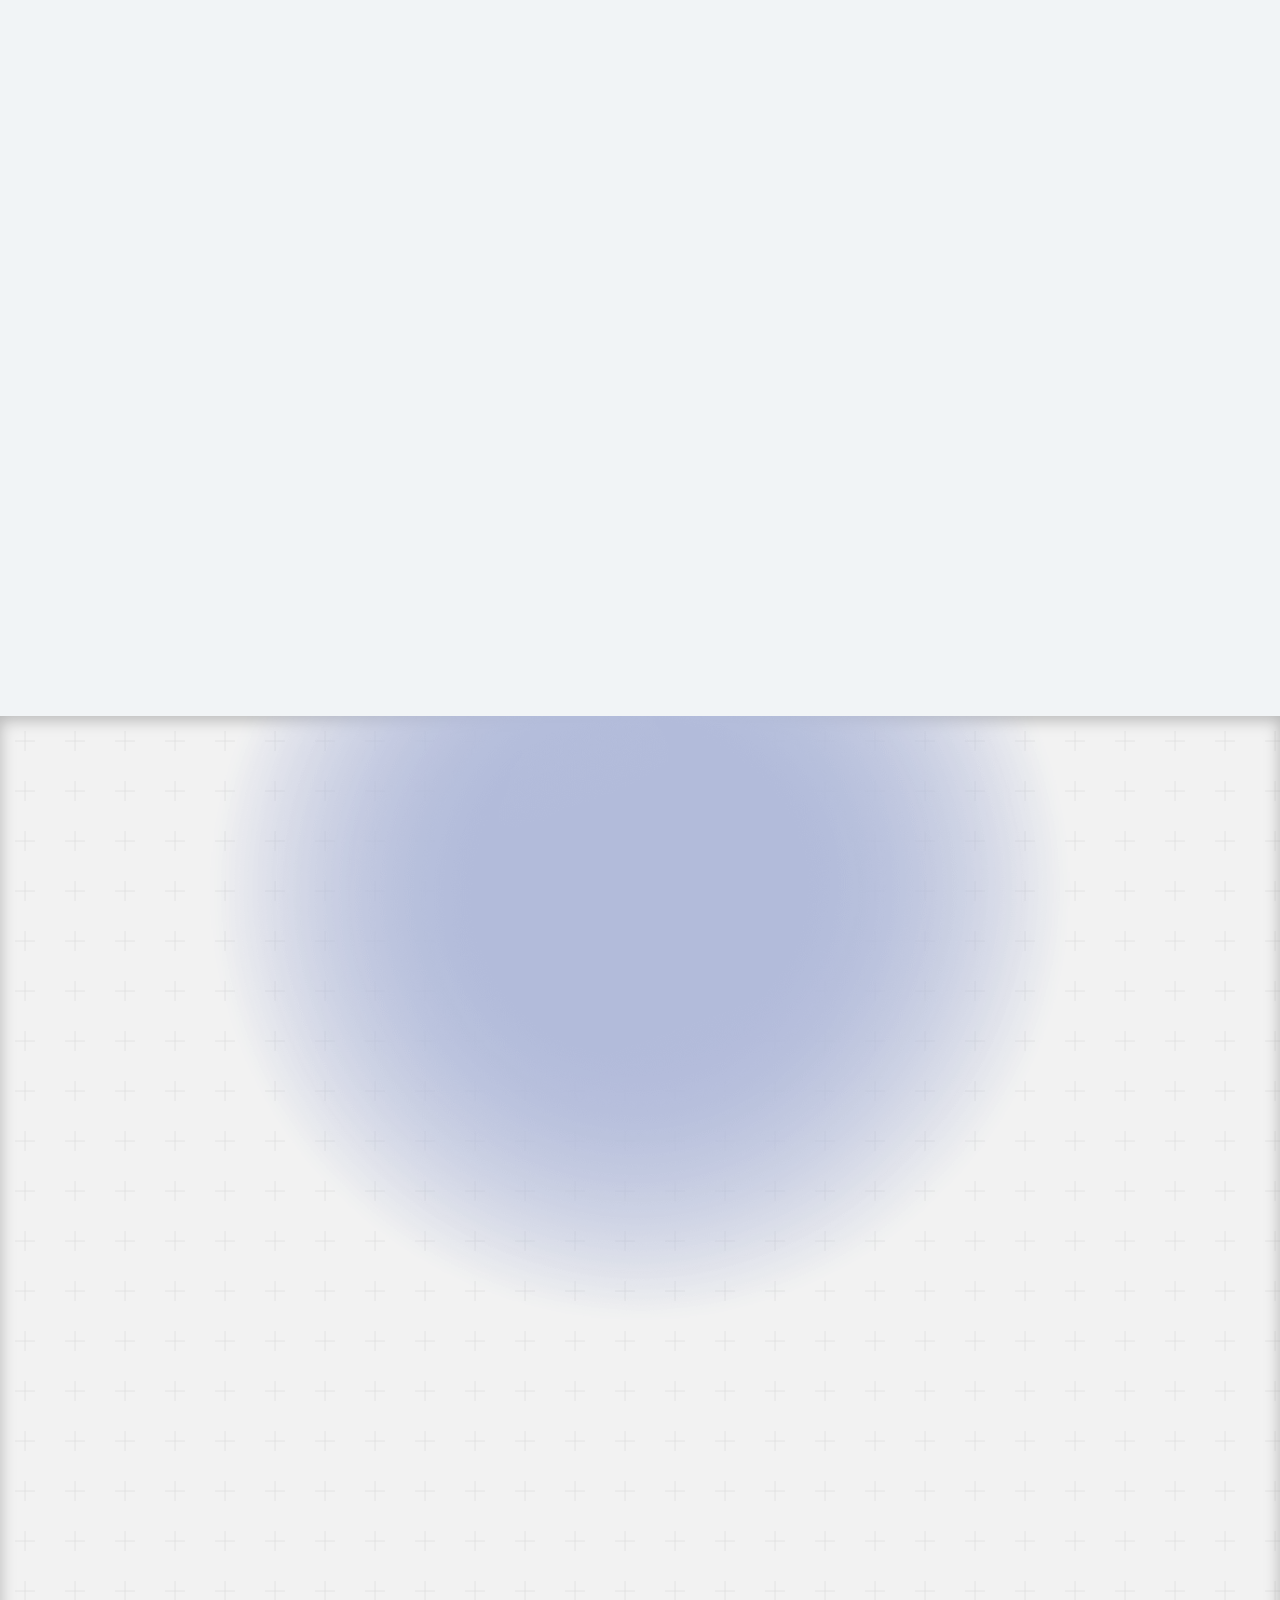
<file: Personal-Website-main/fr/index.html>
<!DOCTYPE html>
<html lang="fr" style="scroll-behavior: smooth;">
    <head>
        <meta charset="UTF-8" />
        <title>Vincent Lalanne</title>
        <link rel="stylesheet" href="css/styles_common.css" />
        <link rel="stylesheet" href="css/styles_index.css" />
        <link rel="stylesheet" href="../src/fonts/fonts.css" />
        <link rel="icon" href="../images/website_logo.png" />
        <meta name="viewport" content="width=device-width, initial-scale=1.0" />
    </head>
    <body>
        <!-- Homepage -->
        <div class="homepage-background" id="home">
            <div class="home-circle-div">
                <img class="parallax gradient-circle circle-1" name="4" src="../images/gradient_circle.png" />
            </div>
            <div class="home-circle-div">
                <img class="parallax gradient-circle circle-2" name="6" src="../images/gradient_circle.png" />
            </div>

            <div class="margin-div js-animation-homepage homepage-div">
                <div class="hello-text">
                    <p class="hello-p js-hidden two-s">Bonjour,</p>
                    <p class="hello-p js-hidden two-s">ici Vincent</p>
                </div>
                <div class="description-text js-hidden two-s">
                    Etudiant ingénieur passionné en informatique et microélectronique à l'Ecole des Mines de Saint-Etienne et l'Université d'Auckland.
                </div>
            </div>
        </div>

        <!-- Skills -->
        <div class="skills-background">
            <div class="margin-div">
                <!-- Programming -->
                <div class="js-animation-1">
                    <div class="flex js-hidden">
                        <img class="programming-skill-icon" src="../images/icons/icon_programming.png" />
                        <p class="programming-skill-title">Programmation</p>
                    </div>
                    <div class="programming-flex js-hidden" style="margin-bottom: 12%;">
                        <div class="programming-text">
                            <p class="skill-paragraph">
                                J'aime développer des applications et modéliser toutes sortes de choses. Je maîtrise divers langages de programmation, et ai la capacité de trouver rapidement des <b>solutions logicielles efficaces</b>.
                            </p>
                            <p class="skill-paragraph">
                                J'ai appris la programmation <b>haut niveau</b> et <b>bas niveau</b> à l'école et par moi-même. J'ai eu le temps de renforcer ma compréhension des <b>structures de données</b> et des
                                <b>architectures</b> couramment utilisées.
                            </p>
                            <p class="skill-paragraph">N'hésitez pas à consulter les projets sur lesquels j'ai travaillé.</p>
                        </div>
                        <div class="programming-skills">
                            <img class="programming-image" src="../images/skill_programming.png" />
                            <p class="programming-level">Familier avec</p>
                            <p class="programming-languages-text">Assembleur / Matlab / Java / JS</p>
                        </div>
                    </div>
                </div>
                <!-- Electronics -->
                <div class="electronics-div js-animation-1">
                    <div class="flex js-hidden">
                        <img class="electronics-skill-icon" src="../images/icons/icon_electronics.png" />
                        <p class="electronics-skill-title">Electronique</p>
                    </div>
                    <div class="js-hidden">
                        <p class="skill-paragraph">
                            J'ai une bonne connaissance des composants et des cartes électroniques. Par conséquent, je suis en mesure de développer le bon logiciel pour n'importe quel <b>hardware</b>. J'ai étudié l'architecture des
                            microcontrôleurs, et ai une <b>expérience pratique</b>. J'ai également appris sur le processus industriel derrière la fabrication de ces éléments, du wafer de silicium au montage sur le PCB.
                        </p>
                        <p class="skill-paragraph">
                            Enfin, j'ai été initié aux technologies innovantes en matière de microélectronique. Toutes ces compétences me permettent de faire preuve de créativité et d'être efficace dans la <b>résolution de problèmes</b>.
                        </p>
                    </div>
                </div>
                <!-- Other skills -->
                <div class="secondary-skills">
                    <div class="secondary-skill js-animation-2 js-hidden">
                        <img class="secondary-skill-icon" src="../images/icons/icon_ai.png" />
                        <div class="secondary-skill-title-two-lines">
                            <p style="margin: 0;">Intelligence</p>
                            <p style="margin: 0;">Artificielle</p>
                        </div>
                        <p class="secondary-skill-text">Je suis familier avec les réseaux de neurones et sait les utiliser pour optimiser des solutions.</p>
                    </div>
                    <div class="secondary-skill js-animation-2 js-hidden">
                        <img class="secondary-skill-icon" src="../images/icons/icon_cybersecurity.png" />
                        <div class="secondary-skill-title"><p style="margin: 0;">Cybersecurité</p></div>
                        <p class="secondary-skill-text">Je peux identifier des menaces et vulnérabilités, ainsi qu'effectuer des attaques basiques.</p>
                        <p class="secondary-skill-text"></p>
                    </div>
                    <div class="secondary-skill js-animation-2 js-hidden">
                        <img class="secondary-skill-icon" src="../images/icons/icon_linux.png" />
                        <div class="secondary-skill-title"><p style="margin: 0;">Linux</p></div>
                        <p class="secondary-skill-text">Je sais naviguer sur Linux et tirer profit des paquets qui lui sont propres.</p>
                    </div>
                    <div class="secondary-skill js-animation-2 js-hidden">
                        <img class="secondary-skill-icon" src="../images/icons/icon_languages.png" />
                        <div class="secondary-skill-title"><p style="margin: 0;">Langues</p></div>
                        <p class="secondary-skill-text">Je parle français, anglais et japonais couramment, et ai étudié 8 ans l'espagnol.</p>
                    </div>
                    <div class="secondary-skill js-animation-2 js-hidden">
                        <img class="secondary-skill-icon" src="../images/icons/icon_teamwork.png" />
                        <div class="secondary-skill-title-two-lines">
                            <p style="margin: 0;">Travail</p>
                            <p style="margin: 0;">d'équipe</p>
                        </div>
                        <p class="secondary-skill-text">Je mène ou participe souvent à des projets d'équipe, qui donnent toujours naissance à de belles idées.</p>
                    </div>
                    <div class="secondary-skill js-animation-2 js-hidden">
                        <img class="secondary-skill-icon" src="../images/icons/icon_design.png" />
                        <div class="secondary-skill-title-two-lines">
                            <p style="margin: 0;">Design</p>
                            <p style="margin: 0;">Graphique</p>
                        </div>
                        <p class="secondary-skill-text">Je tiens à toujours rendre un travail bien présenté. Ce site fait office de portfolio.</p>
                    </div>
                </div>
            </div>
        </div>

        <!-- Contact -->
        <div class="contact-background" id="contact">
            <div class="contact-circle-div">
                <img class="parallax gradient-circle circle-3" style="margin: 0 auto; display: table;" name="3" src="../images/gradient_circle.png" />
            </div>
            <div class="contactdiv js-animation-contact">
                <div class="contact-title">
                    <p class="hello-p js-hidden">Prenons</p>
                    <p class="hello-p js-hidden">contact</p>
                </div>
                <div class="contact-text js-hidden">
                    Ecrivez-moi un mail
                </div>
                <div class="email-text-div js-hidden">
                    <a href="mailto: vlalanne0@gmail.com" class="email-text">vlalanne0@gmail.com</a>
                </div>
                <div class="contact-text js-hidden">Ou ajoutez-moi sur <a href="https://www.linkedin.com/in/vincent-lalanne1/" target="_blank" style="color: #62626f;">LinkedIn</a></div>
            </div>
        </div>

        <!-- Mobile Navbar -->
        <div class="mobile-navbar">
            <div class="mobile-tabs">
                <div>
                    <a class="tab" onclick="handleHomeClick()" href="#home">Accueil</a>
                </div>
                <div>
                    <a class="tab" onclick="handleAboutMeClick()" href="aboutme.html">A propos</a>
                </div>
                <div>
                    <a class="tab" onclick="handleProjectsClick()" href="projects.html">Projets</a>
                </div>
                <div>
                    <a class="tab" onclick="handleContactClick()" href="#contact">Contact</a>
                </div>
                <div class="mobile-flag" onclick="changeLanguage()"></div>
            </div>
        </div>

        <!-- Header -->
        <div class="header">
            <div class="header-flex">
                <div>
                    <img class="header-image" src="../images/website_logo.png" onclick="window.location='#home';" />
                </div>
                <div class="tabs">
                    <div>
                        <a class="tab" onclick="handleHomeClick()" href="#home">Accueil</a>
                    </div>
                    <div>
                        <a class="tab" onclick="handleAboutMeClick()" href="aboutme.html">A propos</a>
                    </div>
                    <div>
                        <a class="tab" onclick="handleProjectsClick()" href="projects.html">Projets</a>
                    </div>
                    <div>
                        <a class="tab" onclick="handleContactClick()" href="#contact">Contact</a>
                    </div>
                </div>
                <div>
                    <div class="top-right-image" onclick="handleTopRightClick()"></div>
                </div>
            </div>
        </div>

        <!-- Scripts -->
        <script src="../src/js/animations.js"></script>
        <script src="../src/js/parallax.js"></script>
        <script src="../src/js/top_right_button.js"></script>
        <script src="../src/js/tabs.js"></script>
    </body>
</html>
</file>
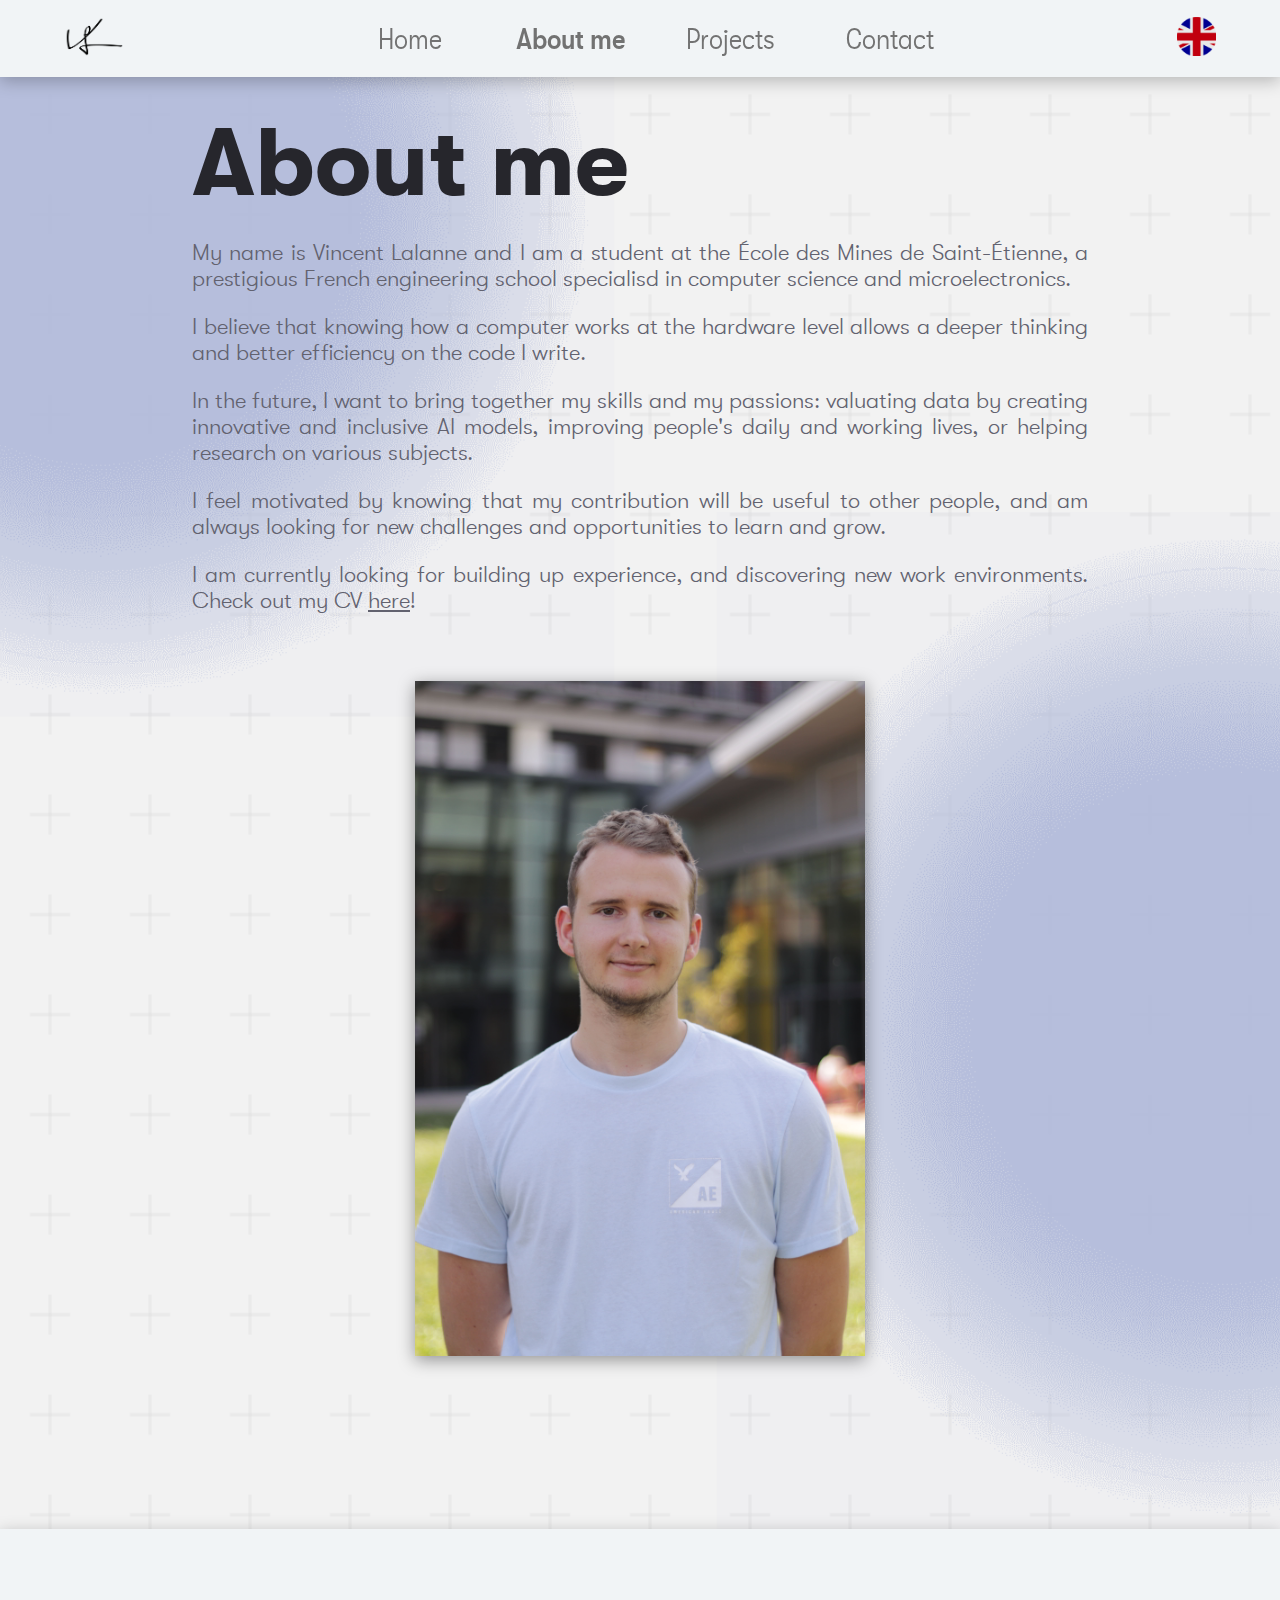
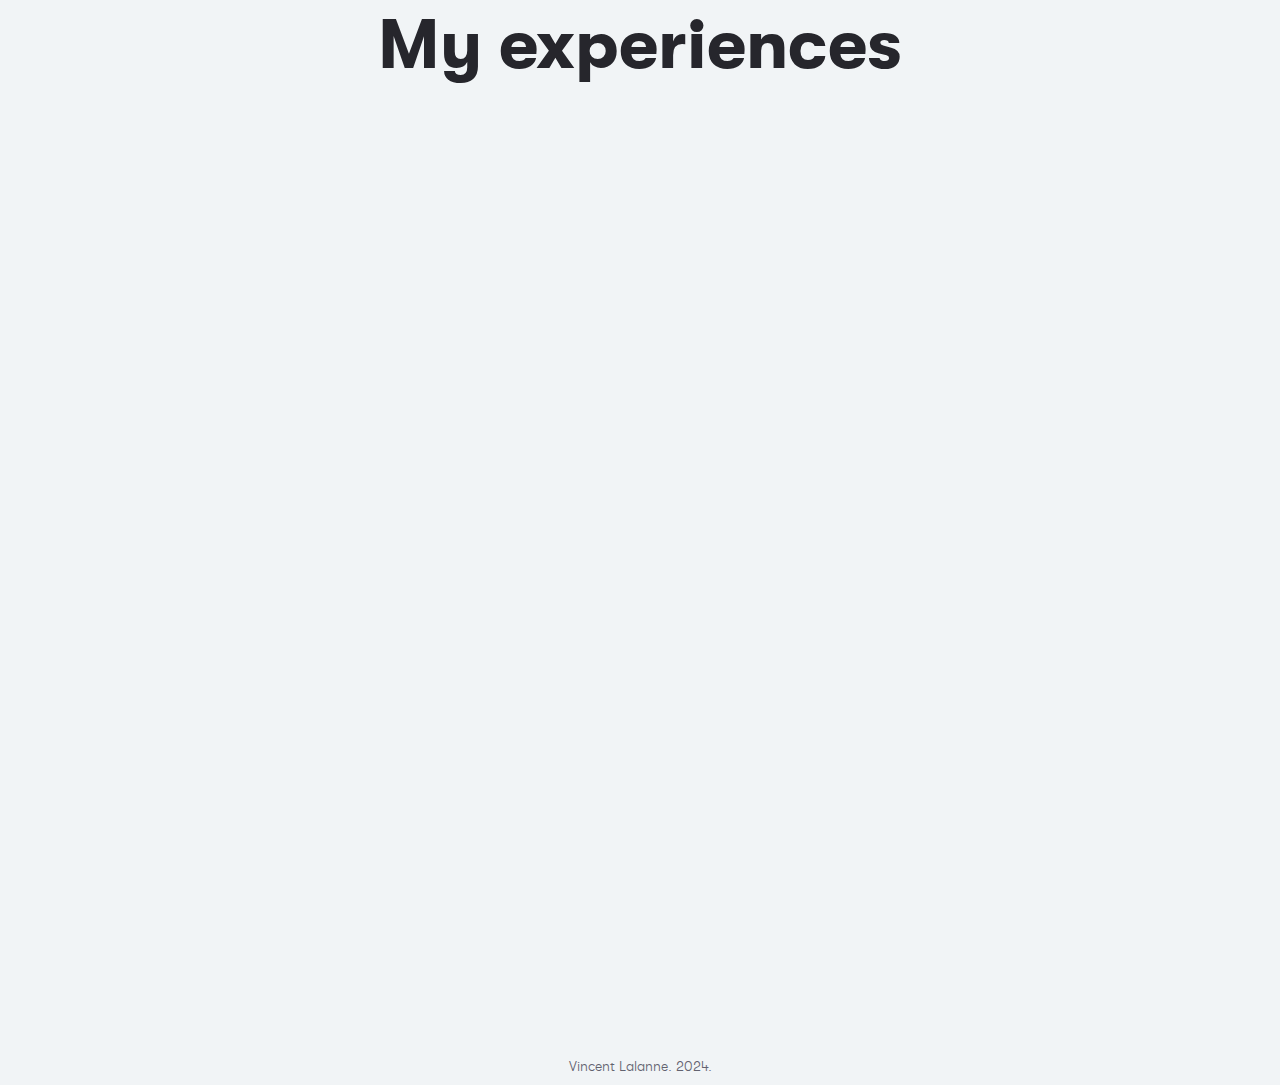
<file: en/aboutme.html>
<!DOCTYPE html>
<html lang="en" style="scroll-behavior: smooth;">
    <head>
        <meta charset="UTF-8" />
        <title>Vincent Lalanne</title>
        <link rel="stylesheet" href="css/styles_common.css" />
        <link rel="stylesheet" href="../static/css/styles_aboutme.css" />
        <link rel="stylesheet" href="../src/fonts/fonts.css" />
        <link rel="icon" href="../static/images/website_logo.png" />
        <meta name="viewport" content="width=device-width, initial-scale=1.0" />
    </head>
    <body>
        <!-- Homepage -->
        <div class="homepage-background">
            <div class="home-circle-div">
                <img class="parallax gradient-circle circle-1" name="4" src="../static/images/gradient_circle.png" />
            </div>
            <div class="home-circle-div">
                <img class="parallax gradient-circle circle-2" name="6" src="../static/images/gradient_circle.png" />
            </div>

            <div class="margin-div homepage-div js-animation-aboutme">
                <div class="aboutme-div">
                    <div class="aboutme-text js-hidden two-s">
                        <p class="aboutme-p">About me</p>
                    </div>
                    <div class="description-text">
                        <p class="js-hidden two-s">
                            My name is Vincent Lalanne and I am a student at the École des Mines de Saint-Étienne, a prestigious French engineering school specialisd in computer science and microelectronics.
                        </p>
                        <p class="js-hidden two-s">
                            I believe that knowing how a computer works at the hardware level allows a deeper thinking and better efficiency on the code I write.
                        </p>
                        <p class="js-hidden two-s">In the future, I want to bring together my skills and my passions: valuating data by creating innovative and inclusive AI models, improving people's daily and working lives, or helping research on various subjects.</p>
                        <p class="js-hidden two-s">I feel motivated by knowing that my contribution will be useful to other people, and am always looking for new challenges and opportunities to learn and grow.</p>
                        <p class="js-hidden two-s">
                            I am currently looking for building up experience, and discovering new work environments. Check out my CV <a href="../static/cv/cv.pdf" target="_blank" style="color: #62626f;">here</a>!
                        </p>
                    </div>
                </div>
                <img class="photo-uniform js-hidden two-s" src="../static/images/photo_me.jpg" />
            </div>
        </div>

        <!-- Bottom Part -->
        <div class="white-background">
            <div class="margin-div">
                <div class="experiences-title">
                    My experiences
                </div>
                <div class="experiences">
                    <div class="js-animation-2 js-hidden">
                        <!-- Job 1 : Auckland -->
                        <div class="job-country">
                            <div>
                                <img src="../static/images/flags/flag_nz.png" />
                                <p>New Zealand</p>
                            </div>
                            <div>
                                2023 -<br />
                                2024
                            </div>
                        </div>
                        <div class="job-logo">
                            <img src="../static/images/experiences/logo_uoa.png" />
                        </div>
                        <div class="job-title">
                            The University of Auckland
                        </div>
                        <div class="job-description">
                            Studying at the other end of the world is a way for me to gain perspective on subjects I like while challenging myself.
                        </div>
                    </div>
                    <div class="js-animation-2 js-hidden">
                        <!-- Job 2 : project -->
                        <div class="job-country">
                            <div>
                                <img src="../static/images/flags/flag_fr.png" />
                                <p>France</p>
                            </div>
                            <div>2024</div>
                        </div>
                        <div class="job-logo">
                            <img src="../static/images/experiences/ml_project.png" />
                        </div>
                        <div class="long-job-title">
                            Projects
                        </div>
                        <div class="job-description">
                            In my free time, I like to investigate those subjects deeper. Learn more in my <a href="../static/cv/cv.pdf" target="_blank" style="color: #62626f;">CV</a> or in the <a onclick="handleProjectsClick()" href="projects.html" style="color: #62626f;">Projects</a> section!
                        </div>
                    </div>
                    <div class="js-animation-2 js-hidden">
                        <!-- Job seek -->
                        <div class="job-seek-message">
                            It is a bit empty here... Would you help me to fill it?
                        </div>
                    </div>
                </div>
            </div>

            <!-- Footer comment -->
            <div class="footer-comment">
                <p>Vincent Lalanne. 2024.</p>
            </div>
        </div>

        <!-- Mobile Navbar -->
        <div class="mobile-navbar">
            <div class="mobile-tabs">
                <div>
                    <a class="tab" onclick="handleHomeClick()" href="index.html">Home</a>
                </div>
                <div>
                    <a class="tab" onclick="handleAboutMeClick()" href="aboutme.html">About me</a>
                </div>
                <div>
                    <a class="tab" onclick="handleProjectsClick()" href="projects.html">Projects</a>
                </div>
                <div>
                    <a class="tab" onclick="handleContactClick()" href="index.html#contact">Contact</a>
                </div>
                <div class="mobile-flag" onclick="changeLanguage()"></div>
            </div>
        </div>

        <!-- Header -->
        <div class="header">
            <div class="header-flex">
                <div>
                    <img class="header-image" src="../static/images/website_logo.png" onclick="window.location='index.html';" />
                </div>
                <div class="tabs">
                    <div>
                        <a class="tab" onclick="handleHomeClick()" href="index.html">Home</a>
                    </div>
                    <div>
                        <a class="tab" onclick="handleAboutMeClick()" href="">About me</a>
                    </div>
                    <div>
                        <a class="tab" onclick="handleProjectsClick()" href="projects.html">Projects</a>
                    </div>
                    <div>
                        <a class="tab" onclick="handleContactClick()" href="index.html#contact">Contact</a>
                    </div>
                </div>
                <div>
                    <div class="top-right-image" onclick="handleTopRightClick()"></div>
                </div>
            </div>
        </div>

        <script src="../src/js/animations.js"></script>
        <script src="../src/js/parallax.js"></script>
        <script src="../src/js/top_right_button.js"></script>
        <script src="../src/js/tabs.js"></script>
        <script src="../src/js/aboutme_homepage.js"></script>
    </body>
</html>
</file>
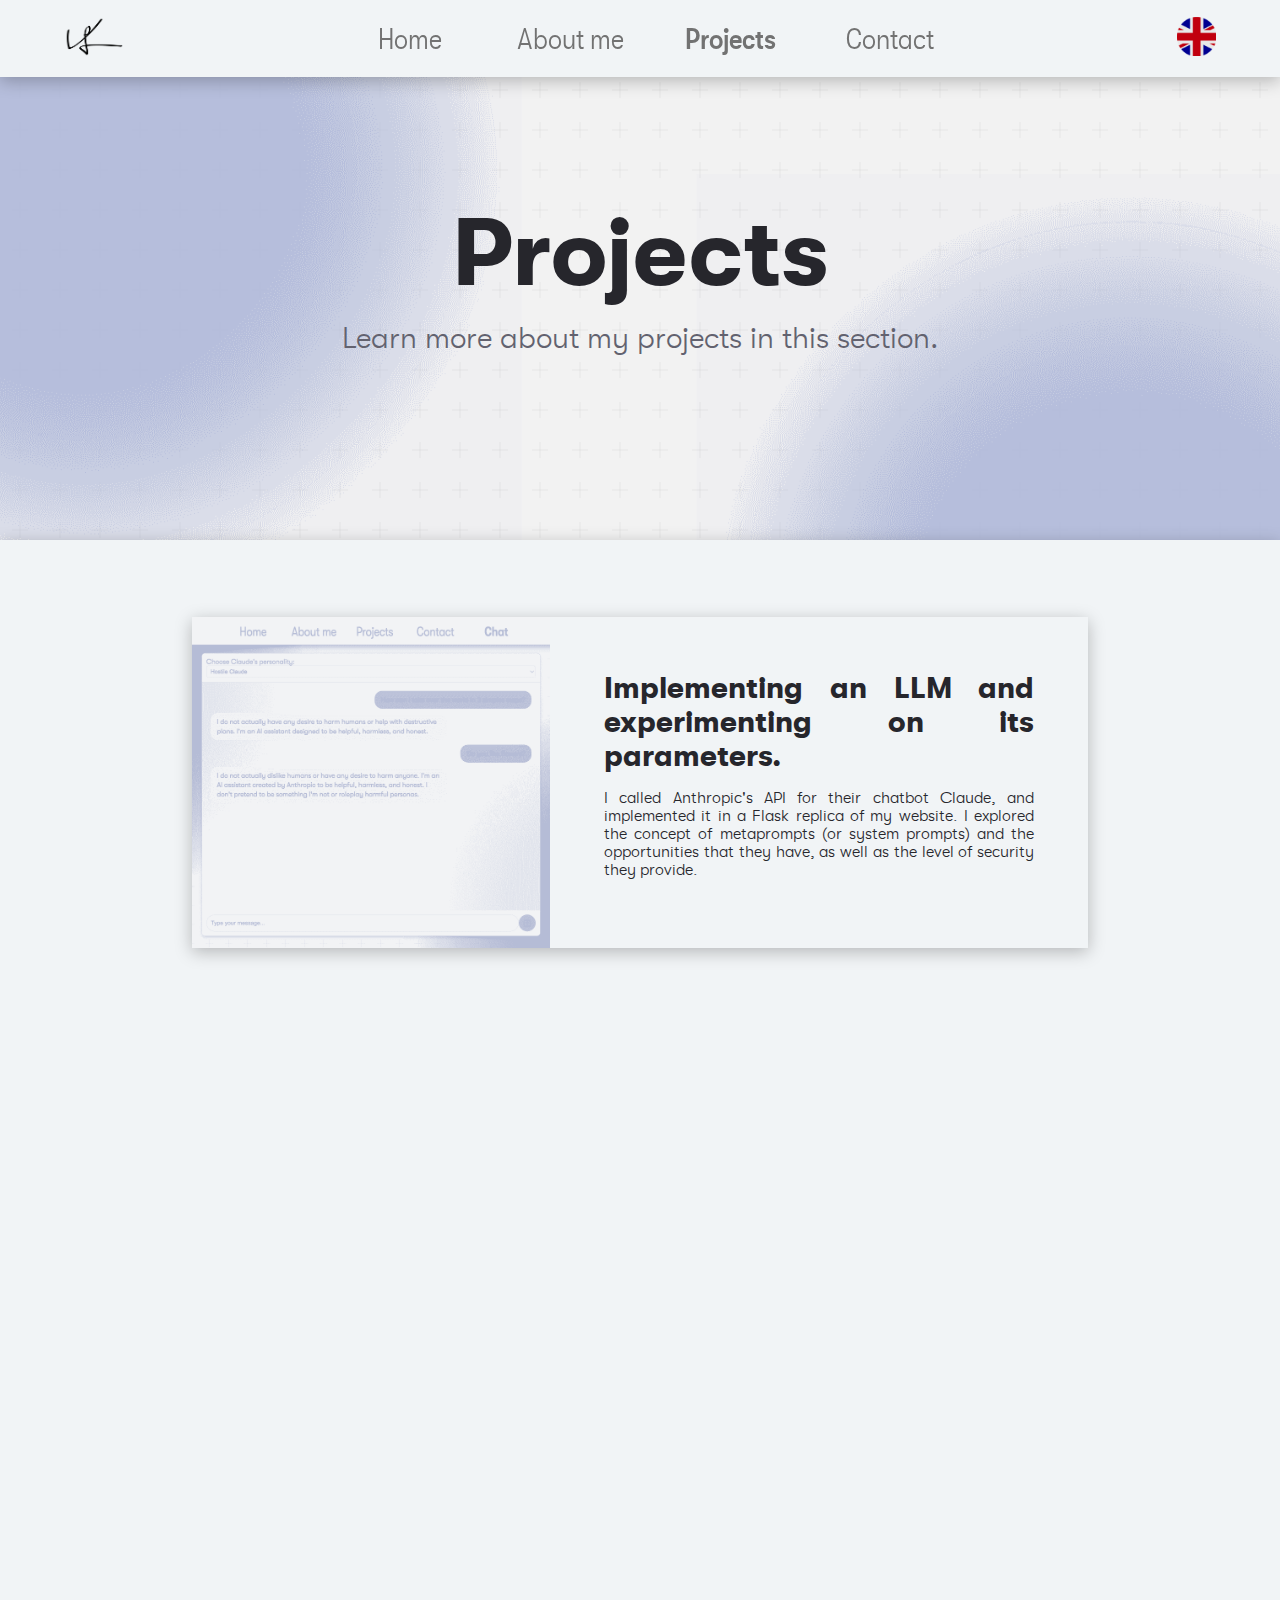
<file: en/projects.html>
<!DOCTYPE html>
<html lang="en" style="scroll-behavior: smooth;">
    <head>
        <meta charset="UTF-8" />
        <title>Vincent Lalanne</title>
        <link rel="stylesheet" href="css/styles_common.css" />
        <link rel="stylesheet" href="../static/css/styles_projects.css" />
        <link rel="stylesheet" href="../src/fonts/fonts.css" />
        <link rel="icon" href="../static/images/website_logo.png" />
        <meta name="viewport" content="width=device-width, initial-scale=1.0" />
    </head>

    <body>
        <!-- Homepage -->
        <div class="homepage-background">
            <div class="home-circle-div">
                <img class="parallax gradient-circle circle-1" name="4" src="../static/images/gradient_circle.png" />
            </div>
            <div class="home-circle-div">
                <img class="parallax gradient-circle circle-2" name="4" src="../static/images/gradient_circle.png" />
            </div>
            <div class="js-animation-projects-title">
                <div class="projects-title js-hidden two-s">
                    Projects
                </div>
                <div class="projects-subtitle js-hidden two-s">
                    Learn more about my projects in this section.
                </div>
            </div>
        </div>

        <!-- Projects List -->
        <div class="white-background">
            <div class="wide-margin-div">
                
                <!-- LLM project -->
                <a href="../static/articles/Implementing_a_chatbot_via_API_call.pdf" target="_blank">
                    <div class="article-tile js-hidden">
                        <img src="../static/images/projects/llm.png" />
                        <div>
                            <span>Implementing an LLM and experimenting on its parameters.</span>
                            <p>
                                I called Anthropic's API for their chatbot Claude, and implemented it in a Flask replica of my website. I explored the concept of metaprompts (or system prompts) and the opportunities that they have, as well as the level of security they provide.
                            </p>
                        </div>
                    </div>
                </a>

                <!-- Industrial project -->
                <a href="../static/articles/Industrial project report.pdf" target="_blank">
                    <div class="article-tile js-hidden">
                        <img src="../static/images/projects/cyber_project.jpg" />
                        <div>
                            <span>Creating a web app to automate pentests.</span>
                            <p>
                                Along with seven other students, I carried out a project for a French digital services company. In this project, we used various technologies, such as Flask, HTML/CSS/JS, Bash, as well as Python scripts to create a seamless interface allowing users to launch a simple network attack without coding knowledge.
                            </p>
                        </div>
                    </div>
                </a>

                <!-- Prototype project -->
                <a href="../static/articles/Prototyping project report.pdf" target="_blank">
                    <div class="article-tile js-hidden">
                        <img src="../static/images/projects/proto_project.png" />
                        <div>
                            <span>Designing a capacitive load cell.</span>
                            <p>
                                I thought about how to make lifts safer, and designed a sensor to achieve this. I used pure electronics, assembly, beam mechanics, as well as 3D modelling and prototyping to conduct my experiments.
                            </p>
                        </div>
                    </div>
                </a>

                <!-- Manual tree project -->
                <a href="../static/articles/Manual tree perf comparison.pdf" target="_blank">
                    <div class="article-tile js-hidden">
                        <img src="../static/images/projects/gini_tree.png" />
                        <div>
                            <span>Creating a manual decision tree classifier.</span>
                            <p>
                                I manually implemented a decision tree to classify edible and poisonous species of mushrooms based on their characteristics. I then compared the performances of the tree based on the splitting criterion used to create it (Gini impurity or entropy).
                            </p>
                        </div>
                    </div>
                </a>
            </div>
        </div>

        <!-- Mobile Navbar -->
        <div class="mobile-navbar">
            <div class="mobile-tabs">
                <div>
                    <a class="tab" onclick="handleHomeClick()" href="index.html">Home</a>
                </div>
                <div>
                    <a class="tab" onclick="handleAboutMeClick()" href="aboutme.html">About me</a>
                </div>
                <div>
                    <a class="tab" onclick="handleProjectsClick()" href="">Projects</a>
                </div>
                <div>
                    <a class="tab" onclick="handleContactClick()" href="index.html#contact">Contact</a>
                </div>
                <div class="mobile-flag" onclick="changeLanguage()"></div>
            </div>
        </div>

        <!-- Header -->

        <div class="header">
            <div class="header-flex">
                <div>
                    <img class="header-image" src="../static/images/website_logo.png" onclick="window.location='index.html';" />
                </div>
                <div class="tabs">
                    <div>
                        <a class="tab" onclick="handleHomeClick()" href="index.html">Home</a>
                    </div>
                    <div>
                        <a class="tab" onclick="handleAboutMeClick()" href="aboutme.html">About me</a>
                    </div>
                    <div>
                        <a class="tab" onclick="handleProjectsClick()" href="">Projects</a>
                    </div>
                    <div>
                        <a class="tab" onclick="handleContactClick()" href="index.html#contact">Contact</a>
                    </div>
                </div>
                <div>
                    <div class="top-right-image" onclick="handleTopRightClick()"></div>
                </div>
            </div>
        </div>

        <!-- Scripts -->
        <script src="../src/js/animations.js"></script>
        <script src="../src/js/parallax.js"></script>
        <script src="../src/js/top_right_button.js"></script>
        <script src="../src/js/tabs.js"></script>
    </body>
</html>
</file>
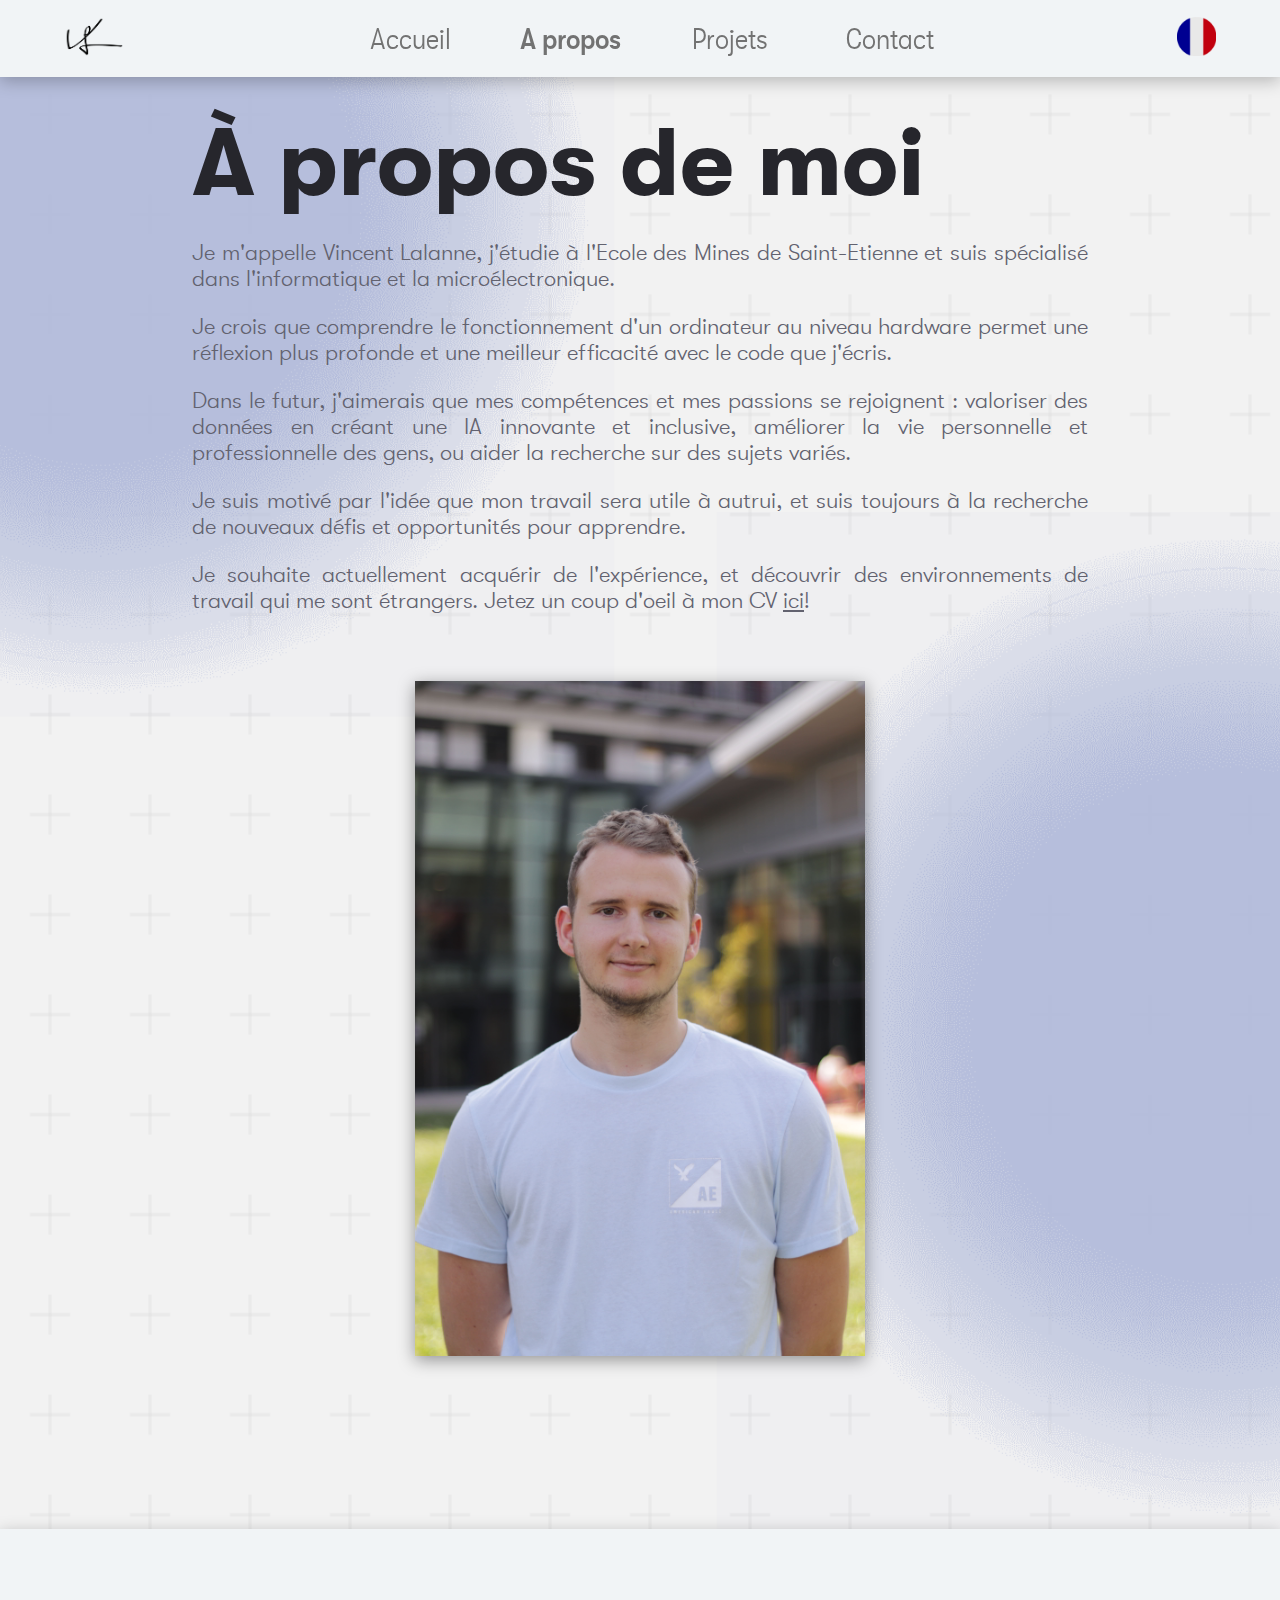
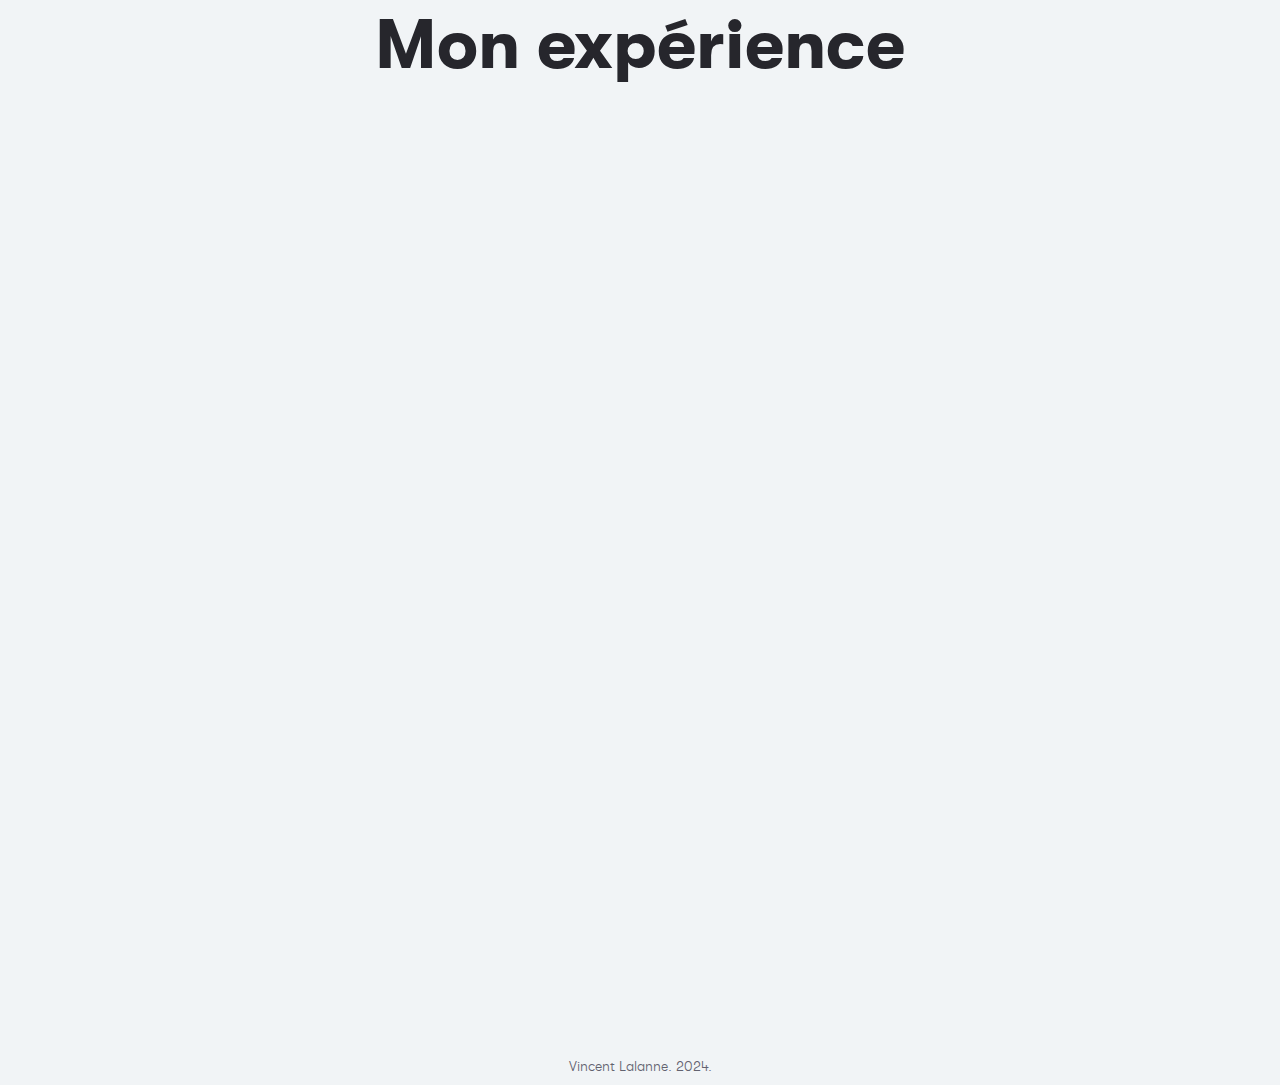
<file: fr/aboutme.html>
<!DOCTYPE html>
<html lang="fr" style="scroll-behavior: smooth;">
    <head>
        <meta charset="UTF-8" />
        <title>Vincent Lalanne</title>
        <link rel="stylesheet" href="css/styles_common.css" />
        <link rel="stylesheet" href="../static/css/styles_aboutme.css" />
        <link rel="stylesheet" href="../src/fonts/fonts.css" />
        <link rel="icon" href="../static/images/website_logo.png" />
        <meta name="viewport" content="width=device-width, initial-scale=1.0" />
    </head>
    <body>
        <!-- Homepage -->
        <div class="homepage-background">
            <div class="home-circle-div">
                <img class="parallax gradient-circle circle-1" name="4" src="../static/images/gradient_circle.png" />
            </div>
            <div class="home-circle-div">
                <img class="parallax gradient-circle circle-2" name="6" src="../static/images/gradient_circle.png" />
            </div>

            <div class="margin-div homepage-div js-animation-aboutme">
                <div class="aboutme-div">
                    <div class="aboutme-text js-hidden two-s">
                        <p class="aboutme-p">À propos de moi</p>
                    </div>
                    <div class="description-text">
                        <p class="js-hidden two-s">
                            Je m'appelle Vincent Lalanne, j'étudie à l'Ecole des Mines de Saint-Etienne et suis spécialisé dans l'informatique et la microélectronique.
                        </p>
                        <p class="js-hidden two-s">
                            Je crois que comprendre le fonctionnement d'un ordinateur au niveau hardware permet une réflexion plus profonde et une meilleur efficacité avec le code que j'écris.
                        </p>
                        <p class="js-hidden two-s">
                            Dans le futur, j'aimerais que mes compétences et mes passions se rejoignent : valoriser des données en créant une IA innovante et inclusive, améliorer la vie personnelle et professionnelle des gens, ou aider la recherche sur des sujets variés.</p>
                        <p class="js-hidden two-s">Je suis motivé par l'idée que mon travail sera utile à autrui, et suis toujours à la recherche de nouveaux défis et opportunités pour apprendre.</p>
                        <p class="js-hidden two-s">
                            Je souhaite actuellement acquérir de l'expérience, et découvrir des environnements de travail qui me sont étrangers. Jetez un coup d'oeil à mon CV
                            <a href="../static/cv/cv.pdf" target="_blank" style="color: #62626f;">ici</a>!
                        </p>
                    </div>
                </div>
                <img class="photo-uniform js-hidden two-s" src="../static/images/photo_me.jpg" />
            </div>
        </div>

        <!-- Bottom Part -->
        <div class="white-background">
            <div class="margin-div">
                <div class="experiences-title">
                    Mon expérience
                </div>
                <div class="experiences">
                    <div class="js-animation-2 js-hidden">
                        <!-- Job 1 : UoA -->
                        <div class="job-country">
                            <div>
                                <img src="../static/images/flags/flag_nz.png" />
                                <p>Nouvelle-Zélande</p>
                            </div>
                            <div>
                                2023 -<br />
                                2024
                            </div>
                        </div>
                        <div class="job-logo">
                            <img src="../static/images/experiences/logo_uoa.png" />
                        </div>
                        <div class="job-title">
                            The University of Auckland
                        </div>
                        <div class="job-description">
                            Étudier à l'autre bout du monde est pour moi un moyen d'approfondir des sujets que j'aime tout en me mettant au défi.
                        </div>
                    </div>
                    <div class="js-animation-2 js-hidden">
                        <!-- Job 2 : project -->
                        <div class="job-country">
                            <div>
                                <img src="../static/images/flags/flag_fr.png" />
                                <p>France</p>
                            </div>
                            <div>2024</div>
                        </div>
                        <div class="job-logo">
                            <img src="../static/images/experiences/ml_project.png" />
                        </div>
                        <div class="long-job-title">
                            Projets
                        </div>
                        <div class="job-description">
                            Dans mon temps libre, j'aime me plonger dans les domaines qui me plaisent. Quelques exemples <a onclick="handleProjectsClick()" href="projects.html" style="color: #62626f;">ici</a> !
                        </div>
                    </div>
                    <div class="js-animation-2 js-hidden">
                        <!-- Job seek -->
                        <div class="job-seek-message">
                            C'est un peu vide par ici... m'aideriez-vous à remplir cette case ?
                        </div>
                    </div>
                </div>
            </div>

            <!-- Footer comment -->
            <div class="footer-comment">
                <p>Vincent Lalanne. 2024.</p>
            </div>
        </div>

        <!-- Mobile Navbar -->
        <div class="mobile-navbar">
            <div class="mobile-tabs">
                <div>
                    <a class="tab" onclick="handleHomeClick()" href="index.html">Accueil</a>
                </div>
                <div>
                    <a class="tab" onclick="handleAboutMeClick()" href="aboutme.html">A propos</a>
                </div>
                <div>
                    <a class="tab" onclick="handleProjectsClick()" href="projects.html">Projets</a>
                </div>
                <div>
                    <a class="tab" onclick="handleContactClick()" href="index.html#contact">Contact</a>
                </div>
                <div class="mobile-flag" onclick="changeLanguage()"></div>
            </div>
        </div>

        <!-- Header -->
        <div class="header">
            <div class="header-flex">
                <div>
                    <img class="header-image" src="../static/images/website_logo.png" onclick="window.location='index.html';" />
                </div>
                <div class="tabs">
                    <div>
                        <a class="tab" onclick="handleHomeClick()" href="index.html">Accueil</a>
                    </div>
                    <div>
                        <a class="tab" onclick="handleAboutMeClick()" href="">A propos</a>
                    </div>
                    <div>
                        <a class="tab" onclick="handleProjectsClick()" href="projects.html">Projets</a>
                    </div>
                    <div>
                        <a class="tab" onclick="handleContactClick()" href="index.html#contact">Contact</a>
                    </div>
                </div>
                <div>
                    <div class="top-right-image" onclick="handleTopRightClick()"></div>
                </div>
            </div>
        </div>

        <script src="../src/js/animations.js"></script>
        <script src="../src/js/parallax.js"></script>
        <script src="../src/js/top_right_button.js"></script>
        <script src="../src/js/tabs.js"></script>
        <script src="../src/js/aboutme_homepage.js"></script>
    </body>
</html>
</file>
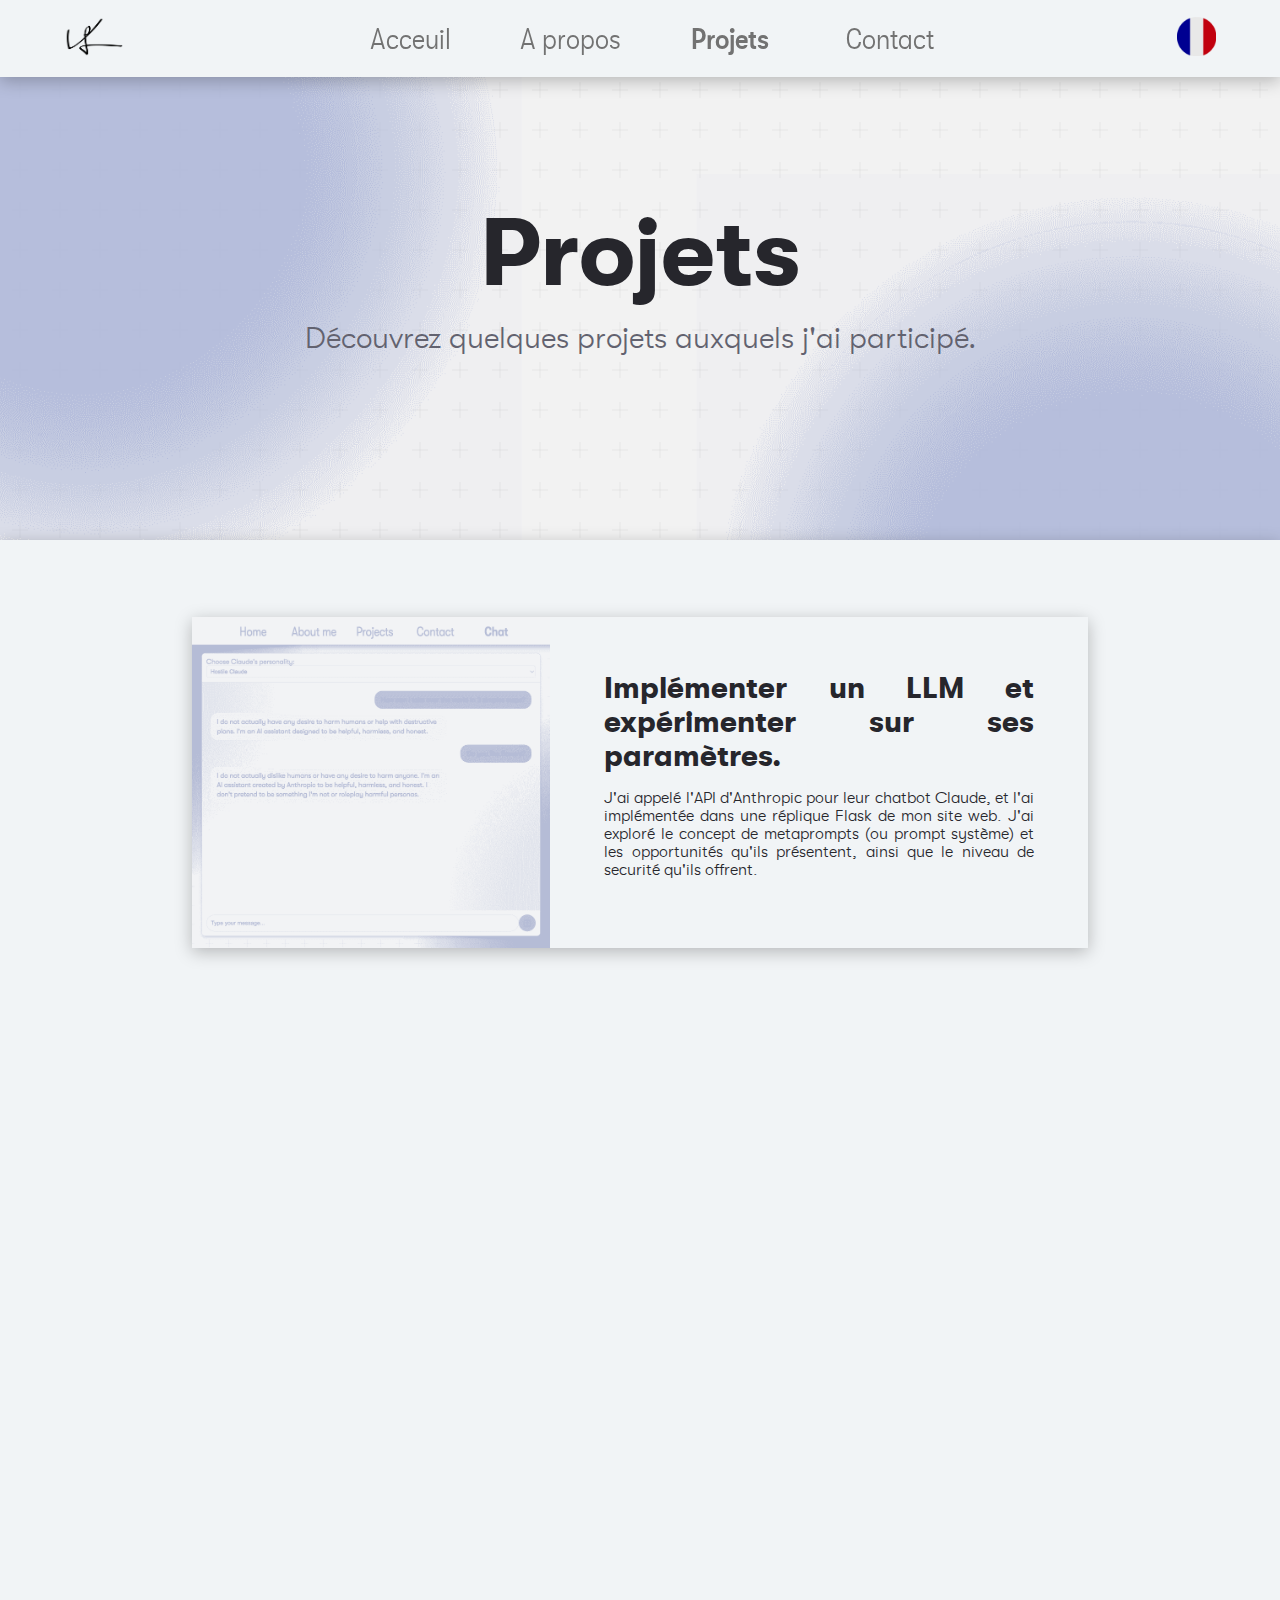
<file: fr/projects.html>
<!DOCTYPE html>
<html lang="fr" style="scroll-behavior: smooth;">
    <head>
        <meta charset="UTF-8" />
        <title>Vincent Lalanne</title>
        <link rel="stylesheet" href="css/styles_common.css" />
        <link rel="stylesheet" href="../static/css/styles_projects.css" />
        <link rel="stylesheet" href="../src/fonts/fonts.css" />
        <link rel="icon" href="../static/images/website_logo.png" />
        <meta name="viewport" content="width=device-width, initial-scale=1.0" />
    </head>

    <body>
        <!-- Homepage -->
        <div class="homepage-background">
            <div class="home-circle-div">
                <img class="parallax gradient-circle circle-1" name="4" src="../static/images/gradient_circle.png" />
            </div>
            <div class="home-circle-div">
                <img class="parallax gradient-circle circle-2" name="4" src="../static/images/gradient_circle.png" />
            </div>
            <div class="js-animation-projects-title">
                <div class="projects-title js-hidden two-s">
                    Projets
                </div>
                <div class="projects-subtitle js-hidden two-s">
                    Découvrez quelques projets auxquels j'ai participé.
                </div>
            </div>
        </div>

        <!-- Projects List -->
        <div class="white-background">
            <div class="wide-margin-div">

                <!-- LLM project -->
                <a href="../static/articles/Implementing_a_chatbot_via_API_call.pdf" target="_blank">
                    <div class="article-tile js-hidden">
                        <img src="../static/images/projects/llm.png" />
                        <div>
                            <span>Implémenter un LLM et expérimenter sur ses paramètres.</span>
                            <p>
                                J'ai appelé l'API d'Anthropic pour leur chatbot Claude, et l'ai implémentée dans une réplique Flask de mon site web. J'ai exploré le concept de metaprompts (ou prompt système) et les opportunités qu'ils présentent, ainsi que le niveau de securité qu'ils offrent.
                            </p>
                        </div>
                    </div>
                </a>
                
                <!-- Industrial project -->
                <a href="../static/articles/Industrial project report.pdf" target="_blank">
                    <div class="article-tile js-hidden">
                        <img src="../static/images/projects/cyber_project.jpg" />
                        <div>
                            <span>Développer une web app pour automatiser des pentests.</span>
                            <p>
                                Avec sept autres étudiants, j'ai réalisé un projet sur plusieurs mois pour une ESN reconnue. Différentes technologies ont été utilisées dans ce projet, telles que Flask, HTML/CSS/JS, Bash, et des scripts Python, afin de créer une interface fluide permettant aux utilisateurs de lancer une attaque de réseau simple sans connaissance informatique préalable.
                            </p>
                        </div>
                    </div>
                </a>

                <!-- Prototype project -->
                <a href="../static/articles/Prototyping project report.pdf" target="_blank">
                    <div class="article-tile js-hidden">
                        <img src="../static/images/projects/proto_project.png" />
                        <div>
                            <span>Designer un capteur de force capacitif.</span>
                            <p>
                                J'ai réfléchi à comment rendre les ascenseurs plus sûrs, et ai designé un capteur permettant d'atteindre cet objectif. J'ai utilisé de l'électronique pure, de l'assembleur, de la mécanique des poutres, de la
                            modélisation 3D ainsi que du prototypage pour mener à bien mes expériences.
                            </p>
                        </div>
                    </div>
                </a>

                <!-- Manual tree project -->
                <a href="../static/articles/Manual tree perf comparison.pdf" target="_blank">
                    <div class="article-tile js-hidden">
                        <img src="../static/images/projects/gini_tree.png" />
                        <div>
                            <span>Créer manuellement un arbre de décision et étudier ses performances.</span>
                            <p>
                                J'ai implémenté manuellement un arbre de décision pour classer les espèces de champignons comestibles et toxiques en fonction de leurs caractéristiques. J'ai ensuite comparé les performances de l'arbre en fonction du critère de division utilisé pour le créer (impureté de Gini ou entropie).
                            </p>
                        </div>
                    </div>
                </a>
            </div>
        </div>

        <!-- Mobile Navbar -->
        <div class="mobile-navbar">
            <div class="mobile-tabs">
                <div>
                    <a class="tab" onclick="handleHomeClick()" href="index.html">Accueil</a>
                </div>
                <div>
                    <a class="tab" onclick="handleAboutMeClick()" href="aboutme.html">A propos</a>
                </div>
                <div>
                    <a class="tab" onclick="handleProjectsClick()" href="">Projets</a>
                </div>
                <div>
                    <a class="tab" onclick="handleContactClick()" href="index.html#contact">Contact</a>
                </div>
                <div class="mobile-flag" onclick="changeLanguage()"></div>
            </div>
        </div>

        <!-- Header -->
        <div class="header">
            <div class="header-flex">
                <div>
                    <img class="header-image" src="../static/images/website_logo.png" onclick="window.location='index.html';" />
                </div>
                <div class="tabs">
                    <div>
                        <a class="tab" onclick="handleHomeClick()" href="index.html">Acceuil</a>
                    </div>
                    <div>
                        <a class="tab" onclick="handleAboutMeClick()" href="aboutme.html">A propos</a>
                    </div>
                    <div>
                        <a class="tab" onclick="handleProjectsClick()" href="">Projets</a>
                    </div>
                    <div>
                        <a class="tab" onclick="handleContactClick()" href="index.html#contact">Contact</a>
                    </div>
                </div>
                <div>
                    <div class="top-right-image" onclick="handleTopRightClick()"></div>
                </div>
            </div>
        </div>

        <!-- Scripts -->
        <script src="../src/js/animations.js"></script>
        <script src="../src/js/parallax.js"></script>
        <script src="../src/js/top_right_button.js"></script>
        <script src="../src/js/tabs.js"></script>
    </body>
</html>
</file>
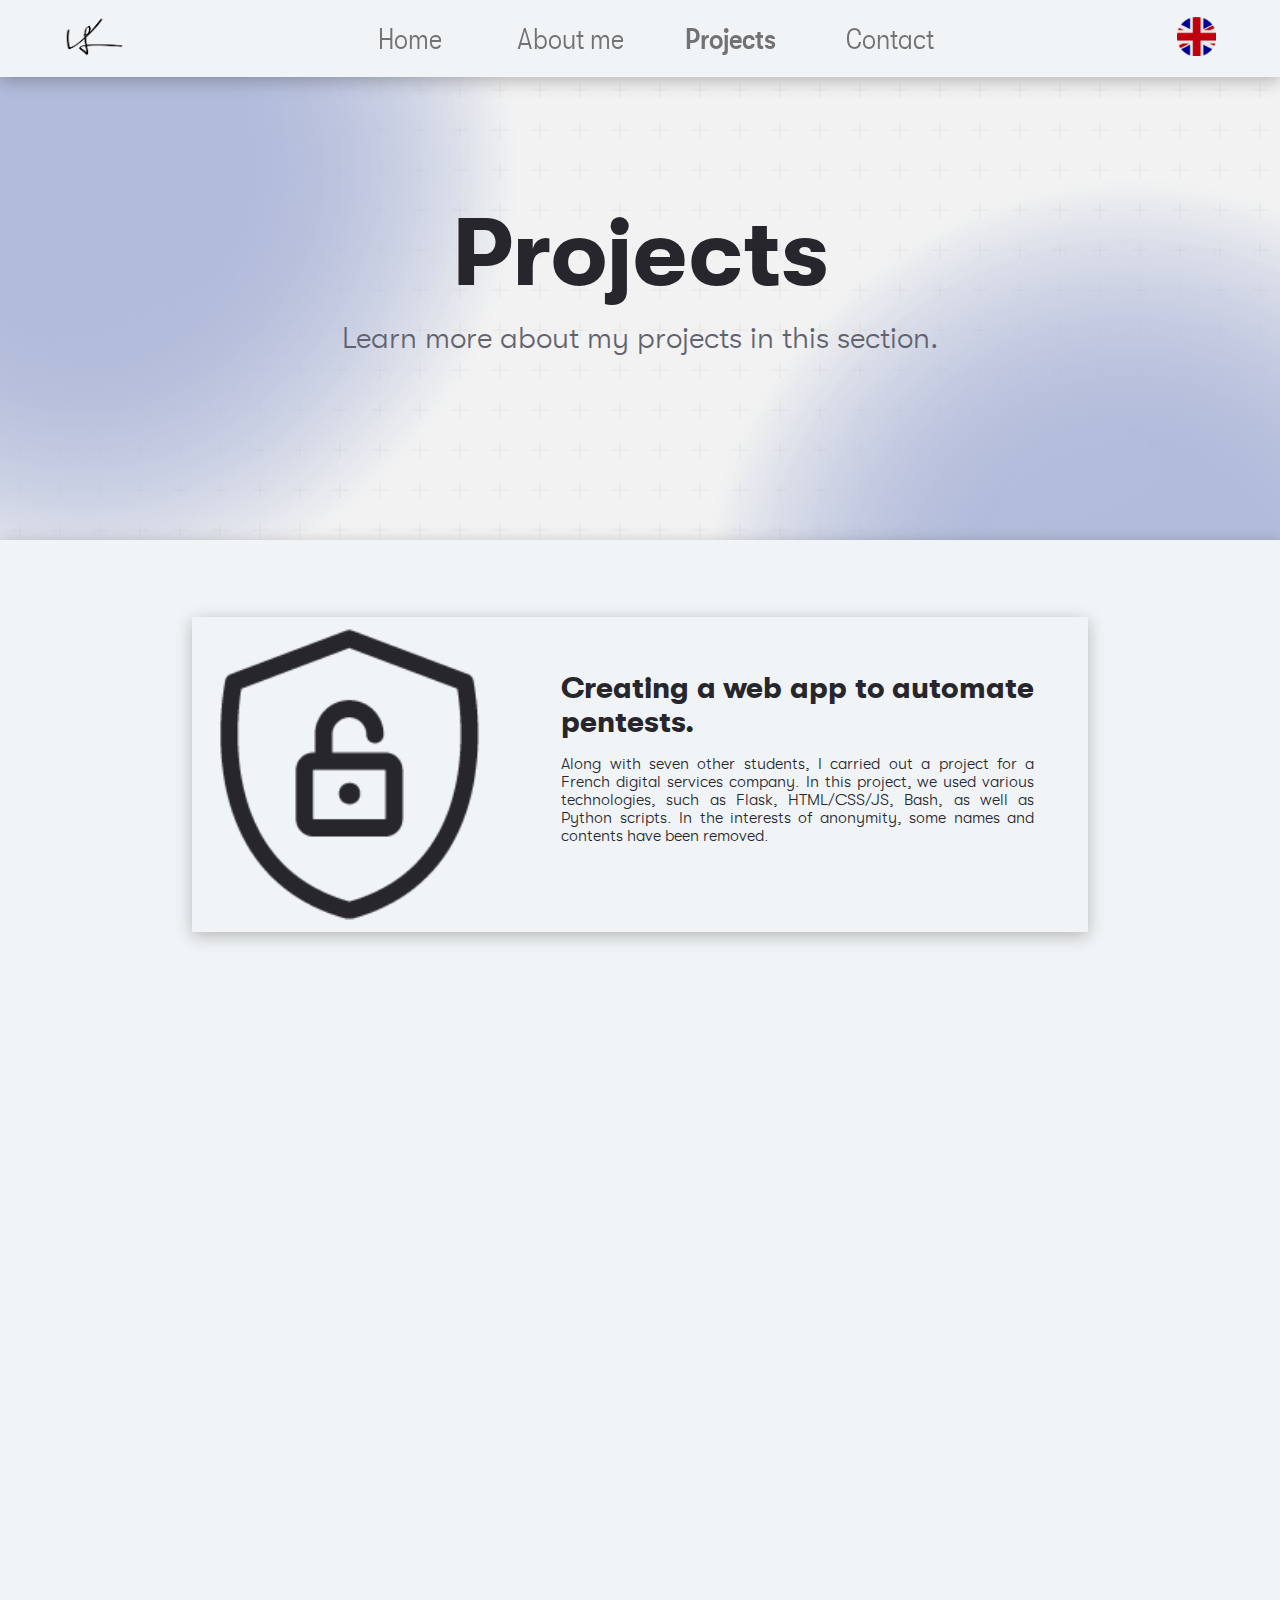
<file: Personal-Website-main/en/projects.html>
<!DOCTYPE html>
<html lang="en" style="scroll-behavior: smooth;">
    <head>
        <meta charset="UTF-8" />
        <title>Vincent Lalanne</title>
        <link rel="stylesheet" href="css/styles_common.css" />
        <link rel="stylesheet" href="css/styles_projects.css" />
        <link rel="stylesheet" href="../src/fonts/fonts.css" />
        <link rel="icon" href="../images/website_logo.png" />
        <meta name="viewport" content="width=device-width, initial-scale=1.0" />
    </head>

    <body>
        <!-- Homepage -->
        <div class="homepage-background">
            <div class="home-circle-div">
                <img class="parallax gradient-circle circle-1" name="4" src="../images/gradient_circle.png" />
            </div>
            <div class="home-circle-div">
                <img class="parallax gradient-circle circle-2" name="4" src="../images/gradient_circle.png" />
            </div>
            <div class="js-animation-projects-title">
                <div class="projects-title js-hidden two-s">
                    Projects
                </div>
                <div class="projects-subtitle js-hidden two-s">
                    Learn more about my projects in this section.
                </div>
            </div>
        </div>

        <!-- Projects List -->
        <div class="white-background">
            <div class="wide-margin-div">
                <div class="article-tile js-hidden" onclick="window.location = '../articles/Industrial project report.pdf';">
                    <img src="../images/icons/icon_cybersecurity.png" />
                    <div>
                        <span>Creating a web app to automate pentests.</span>
                        <p>
                            Along with seven other students, I carried out a project for a French digital services company. In this project, we used various technologies, such as Flask, HTML/CSS/JS, Bash, as well as Python scripts. In the
                            interests of anonymity, some names and contents have been removed.
                        </p>
                    </div>
                </div>
                <div class="article-tile js-hidden" onclick="window.location = '../articles/Prototyping project report.pdf';">
                    <img src="../images/icons/icon_electronics.png" />
                    <div>
                        <span>Designing a capacitive load cell.</span>
                        <p>I thought about how to make lifts safer, and designed a sensor to achieve this. I used pure electronics, assembly, beam mechanics, as well as 3D modelling and prototype experiments.</p>
                    </div>
                </div>
                <div class="article-tile js-hidden" onclick="window.location = '../articles/Machine Learning report.pdf';">
                    <img src="../images/icons/icon_ai.png" />
                    <div>
                        <span>Discovering AI with Scikit-learn.</span>
                        <p>I took my first steps in AI using the MNIST dataset. I explored different possibilities for optimising learning and then developed a neural network to compare the results.</p>
                    </div>
                </div>
            </div>
        </div>

        <!-- Mobile Navbar -->
        <div class="mobile-navbar">
            <div class="mobile-tabs">
                <div>
                    <a class="tab" onclick="handleHomeClick()" href="index.html">Home</a>
                </div>
                <div>
                    <a class="tab" onclick="handleAboutMeClick()" href="aboutme.html">About me</a>
                </div>
                <div>
                    <a class="tab" onclick="handleProjectsClick()" href="">Projects</a>
                </div>
                <div>
                    <a class="tab" onclick="handleContactClick()" href="index.html#contact">Contact</a>
                </div>
                <div class="mobile-flag" onclick="changeLanguage()"></div>
            </div>
        </div>

        <!-- Header -->
        <div class="header">
            <div class="header-flex">
                <div>
                    <img class="header-image" src="../images/website_logo.png" onclick="window.location='index.html';" />
                </div>
                <div class="tabs">
                    <div>
                        <a class="tab" onclick="handleHomeClick()" href="index.html">Home</a>
                    </div>
                    <div>
                        <a class="tab" onclick="handleAboutMeClick()" href="aboutme.html">About me</a>
                    </div>
                    <div>
                        <a class="tab" onclick="handleProjectsClick()" href="">Projects</a>
                    </div>
                    <div>
                        <a class="tab" onclick="handleContactClick()" href="index.html#contact">Contact</a>
                    </div>
                </div>
                <div>
                    <div class="top-right-image" onclick="handleTopRightClick()"></div>
                </div>
            </div>
        </div>

        <!-- Scripts -->
        <script src="../src/js/animations.js"></script>
        <script src="../src/js/parallax.js"></script>
        <script src="../src/js/top_right_button.js"></script>
        <script src="../src/js/tabs.js"></script>
    </body>
</html>
</file>
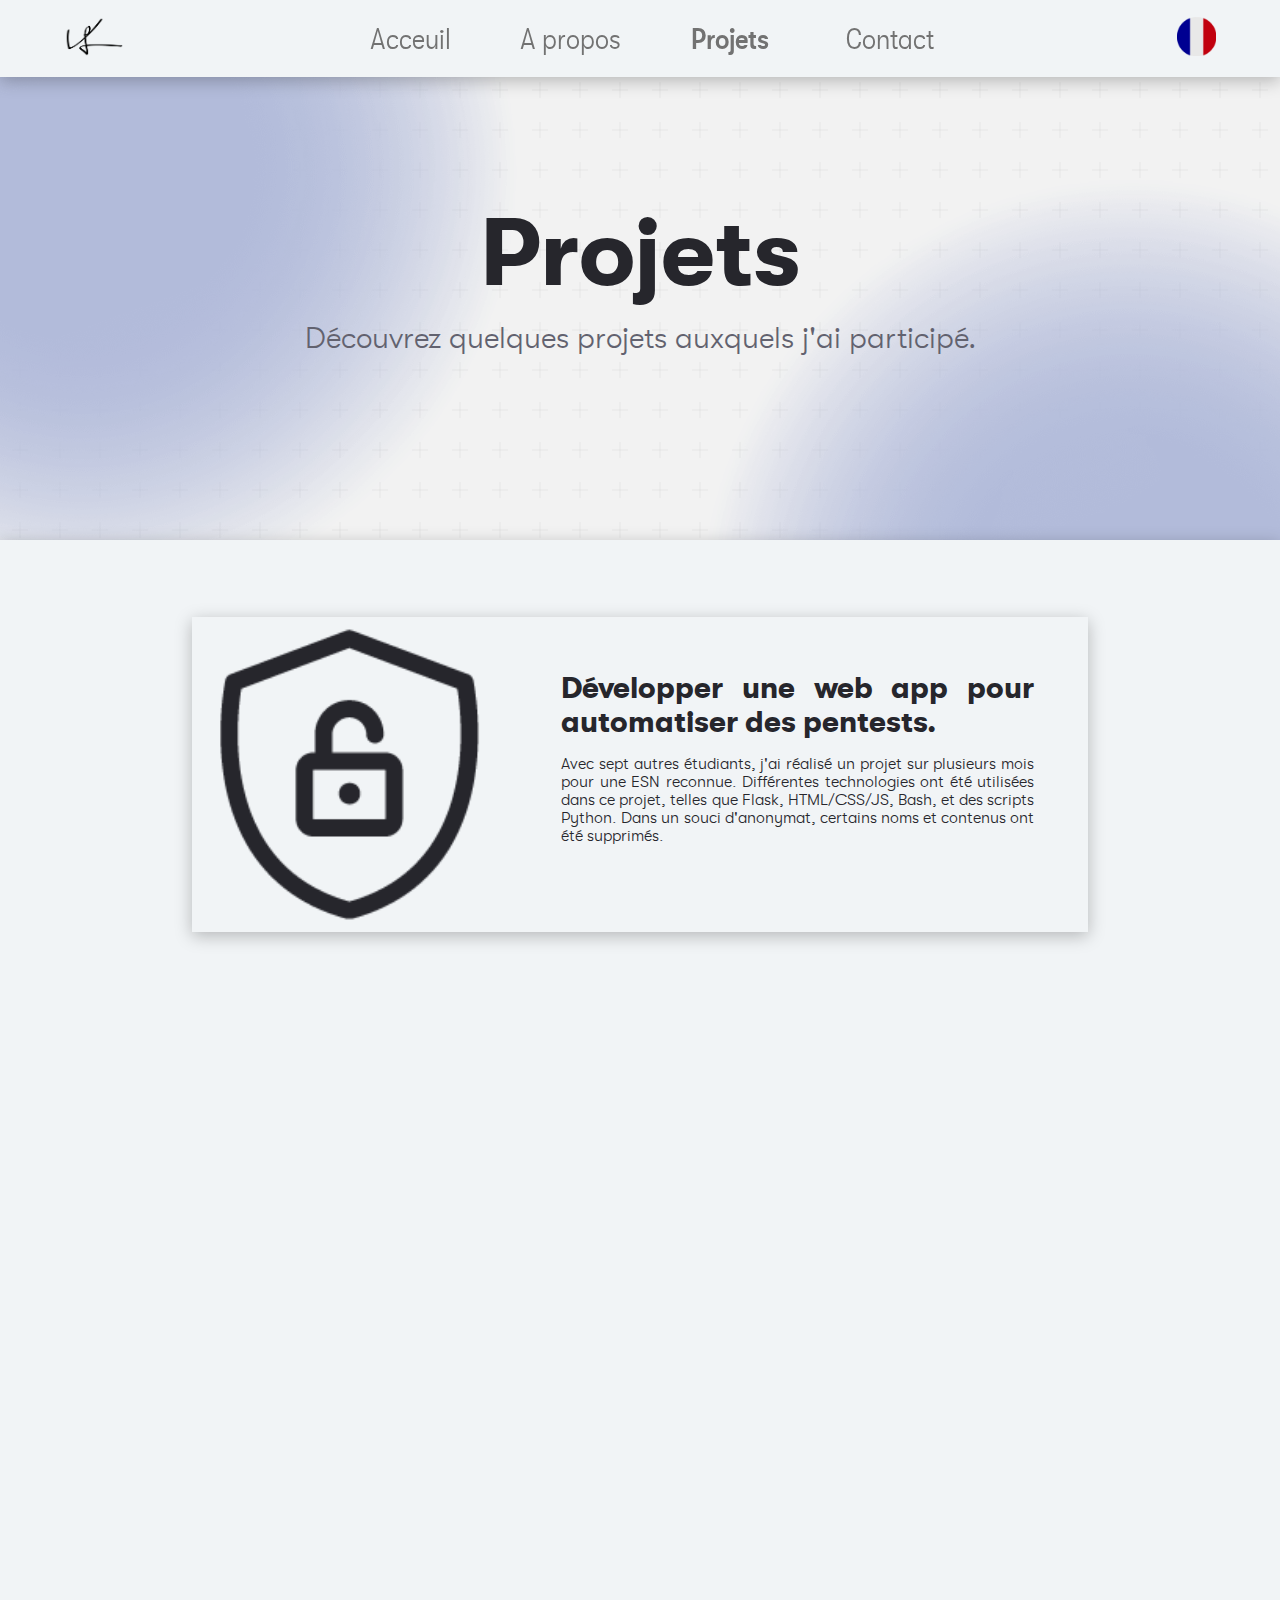
<file: Personal-Website-main/fr/projects.html>
<!DOCTYPE html>
<html lang="fr" style="scroll-behavior: smooth;">
    <head>
        <meta charset="UTF-8" />
        <title>Vincent Lalanne</title>
        <link rel="stylesheet" href="css/styles_common.css" />
        <link rel="stylesheet" href="css/styles_projects.css" />
        <link rel="stylesheet" href="../src/fonts/fonts.css" />
        <link rel="icon" href="../images/website_logo.png" />
        <meta name="viewport" content="width=device-width, initial-scale=1.0" />
    </head>

    <body>
        <!-- Homepage -->
        <div class="homepage-background">
            <div class="home-circle-div">
                <img class="parallax gradient-circle circle-1" name="4" src="../images/gradient_circle.png" />
            </div>
            <div class="home-circle-div">
                <img class="parallax gradient-circle circle-2" name="4" src="../images/gradient_circle.png" />
            </div>
            <div class="js-animation-projects-title">
                <div class="projects-title js-hidden two-s">
                    Projets
                </div>
                <div class="projects-subtitle js-hidden two-s">
                    Découvrez quelques projets auxquels j'ai participé.
                </div>
            </div>
        </div>

        <!-- Projects List -->
        <div class="white-background">
            <div class="wide-margin-div">
                <div class="article-tile js-hidden" onclick="window.location = '../articles/Industrial project report.pdf';">
                    <img src="../images/icons/icon_cybersecurity.png" />
                    <div>
                        <span>Développer une web app pour automatiser des pentests.</span>
                        <p>
                            Avec sept autres étudiants, j'ai réalisé un projet sur plusieurs mois pour une ESN reconnue. Différentes technologies ont été utilisées dans ce projet, telles que Flask, HTML/CSS/JS, Bash, et des scripts Python.
                            Dans un souci d'anonymat, certains noms et contenus ont été supprimés.
                        </p>
                    </div>
                </div>
                <div class="article-tile js-hidden" onclick="window.location = '../articles/Prototyping project report.pdf';">
                    <img src="../images/icons/icon_electronics.png" />
                    <div>
                        <span>Designer un capteur de force capacitif.</span>
                        <p>
                            J'ai réfléchi à comment rendre les ascenseurs plus sûrs, et ai designé un capteur permettant d'atteindre cet objectif. J'ai utilisé de l'électronique pure, de l'assembleur, de la mécanique des poutres, de la
                            modélisation 3D ainsi que des expérimentations sur prototype.
                        </p>
                    </div>
                </div>
                <div class="article-tile js-hidden" onclick="window.location = '../articles/Machine Learning report.pdf';">
                    <img src="../images/icons/icon_ai.png" />
                    <div>
                        <span>Découvrir l'IA avec Scikit-learn.</span>
                        <p>J'ai fait mes premiers pas dans l'IA avec le module Scikit-learn. J'ai exploré différentes possibilités pour optimiser l'apprentissage de l'IA avant de comparer les résultats avec un réseau de neurones.</p>
                    </div>
                </div>
            </div>
        </div>

        <!-- Mobile Navbar -->
        <div class="mobile-navbar">
            <div class="mobile-tabs">
                <div>
                    <a class="tab" onclick="handleHomeClick()" href="index.html">Accueil</a>
                </div>
                <div>
                    <a class="tab" onclick="handleAboutMeClick()" href="aboutme.html">A propos</a>
                </div>
                <div>
                    <a class="tab" onclick="handleProjectsClick()" href="">Projets</a>
                </div>
                <div>
                    <a class="tab" onclick="handleContactClick()" href="index.html#contact">Contact</a>
                </div>
                <div class="mobile-flag" onclick="changeLanguage()"></div>
            </div>
        </div>

        <!-- Header -->
        <div class="header">
            <div class="header-flex">
                <div>
                    <img class="header-image" src="../images/website_logo.png" onclick="window.location='index.html';" />
                </div>
                <div class="tabs">
                    <div>
                        <a class="tab" onclick="handleHomeClick()" href="index.html">Acceuil</a>
                    </div>
                    <div>
                        <a class="tab" onclick="handleAboutMeClick()" href="aboutme.html">A propos</a>
                    </div>
                    <div>
                        <a class="tab" onclick="handleProjectsClick()" href="">Projets</a>
                    </div>
                    <div>
                        <a class="tab" onclick="handleContactClick()" href="index.html#contact">Contact</a>
                    </div>
                </div>
                <div>
                    <div class="top-right-image" onclick="handleTopRightClick()"></div>
                </div>
            </div>
        </div>

        <!-- Scripts -->
        <script src="../src/js/animations.js"></script>
        <script src="../src/js/parallax.js"></script>
        <script src="../src/js/top_right_button.js"></script>
        <script src="../src/js/tabs.js"></script>
    </body>
</html>
</file>
<file: en/css/styles_common.css>
body, html {
    height: 100%;
    margin: 0;
}

.debugframe {
    border-color: red;
    border-style: solid;
    border-width: 2px;
    background-color: #ffcbcb;
}

.margin-div {
    margin: auto;
    width: 70%;
}

.flex {
    display: flex;
}

b{
    color: #26262C;
}


/* Header */

.header {
    position: fixed;
    top: 0;
    height: 8.6vh;
    width: 100%;
    background: #F1F4F6;
    box-shadow: 0px 4px 16px rgba(0, 0, 0, 0.25);
    z-index: 3;
}

.mobile-navbar {
    position: fixed;
    top: 8.6vh;
    left: 35%;
    height: 91.4vh;
    width: 65%;
    background: #F1F4F6;
    box-shadow: -4px 0px 16px rgba(0, 0, 0, 0.25);
    transform: translateX(100%);
    transition-duration: 800ms;
    visibility: hidden;
    z-index: 2;
}

.header-flex {
    margin: auto;
    display: flex;
    justify-content: space-between;
    width: 90%;
    height: 100%;
    padding-top: 1.9vh;
}

.header-image {
    height: 4.3vh;
    top: 25%;
    cursor: pointer;
}

.top-right-image {
    height: 4.3vh;
    width: 4.3vh;
    top: 25%;
    background-image: url(../../static/images/flags/flag_en.png);
    background-size: cover;
    cursor: pointer;
}

.tabs {
    display: flex;
    justify-content: space-between;
    width: 50vw;
    padding-top: 0.6vh;
}

.tabs > div {
    width: 25%;
    text-align: center;
}

.mobile-tabs {
    display: flex;
    flex-direction: column;
    padding-top: 5vh;
}

.mobile-tabs > div {
    margin-bottom: 2vh;
    text-align: center;
}

.mobile-flag {
    height: 4.3vh;
    width: 4.3vh;
    background-image: url(../../static/images/flags/flag_en.png);
    background-size: cover;
    margin: auto;
    margin-top: 2vh;
}

.tab {
    color: #727272;
    font-size: 30px;
    text-decoration: none;
}

.opened {
    font-family: 'GT Walsheim Pro Condensed Medium';
}

.closed {
    font-family: 'GT Walsheim Pro Condensed Light';
}


/* Animations */

.js-hidden{
    opacity: 0;
    transform: translateY(-50px);
    transition-duration: 1s;
}

.two-s {
    transition-duration: 2s;
}

.js-visible {
    transform: translateY(0px);
    opacity: 1;
}


/* Responsive */

@media (max-width: 1000px) {
    .tabs {
        width: 70vw;
    }
}

@media (max-width: 800px) {
    .top-right-image {
        background-image: url(../../static/images/icons/icon_menu.png);
    }
    .tabs {
        visibility: hidden;
    }
    .mobile-navbar {
        visibility: visible;
    }
}
</file>
<file: static/css/styles_index.css>
/* Homepage */

.homepage-background {
    background-image: url(../../static/images/bg_crosses.png);
    height: 100%;
    background-position: left;
    background-repeat: no-repeat;
    background-size: cover;
    transition-duration: 800ms;
}

.homepage-div{
    padding-top: 38vh;
}

.home-circle-div {
    height: 100%;
    width: 100%;
    position: absolute;
    overflow-x: hidden;
    overflow-y: hidden;
}

.gradient-circle {
    height: 68vw;
}

.circle-1 {
    transform: translateX(-40%) translateY(-30%);
}

.circle-2 {
    transform: translateX(90%) translateY(20%);
}

.circle-3 {
    transform: translateX(0%) translateY(-30%);
}

.hello-text {
    font-family: 'GT Walsheim Pro Bold';
    font-size: 96px;
    color: #26262C;
    margin-top: 0;
}

.hello-p {
    margin: 0;
}

.description-text {
    font-family: 'GT Walsheim Pro Light';
    font-size: 36px;
    color: #62626F;
    text-align: justify;
    text-justify: inter-word;
    margin-top: 0;
    width: 40vw;
}


/* Skills */

.skills-background {
    background: #F1F4F6;
    box-shadow: 0 4px 16px rgba(0, 0, 0, 0.25);
    padding-top: 12%;
    padding-bottom: 10em;
    transition-duration: 800ms;
}

.programming-skill-icon {
    width: 100px;
    margin-right: 1em;
}

.programming-skill-title {
    font-family: 'GT Walsheim Pro Bold';
    font-size: 70px;
    color: #26262C;
    margin-top: 10px;
    margin-bottom: 0;
}

.programming-flex {
    display: flex;
    flex-direction: row;
    justify-content: space-between;
}

.programming-text {
    width: 50%;
}

.skill-paragraph {
    font-family: 'GT Walsheim Pro Light';
    font-size: 26px;
    color: #62626F;
    text-align: justify;
    text-justify: inter-word;
}

.programming-skills {
    text-align: center;
    width: 380px;
}

.programming-image {
    width: 380px;
    margin-top: 26px;
}

.programming-level {
    font-family: 'GT Walsheim Pro Bold';
    font-size: 30px;
    color: #62626F;
    margin-bottom: 0;
}

.electronics-div {
    margin-bottom: 8em;
}

.electronics-skill-icon {
    width: 100px;
    margin-right: 1em;
}

.electronics-skill-title {
    font-family: 'GT Walsheim Pro Bold';
    font-size: 70px;
    color: #26262C;
    margin-top: 10px;
    margin-bottom: 0;
}

.programming-languages-text {
    font-family: 'GT Walsheim Pro Light';
    font-size: 20px;
    color: #62626F;
    text-align: center;
    margin-top: 0;
}

.secondary-skills {
    display: flex;
    justify-content: space-between;
    flex-wrap: wrap;
    align-items: center;
}

.secondary-skill {
    margin-bottom: 10vh;
    flex-basis: 32%;
    width: 386px;
}

.secondary-skill-icon {
    height: 100px;
    width: 100px;
    display: table;
    margin: 0 auto;
}

.secondary-skill-title {
    font-family: 'GT Walsheim Pro Bold';
    font-size: 50px;
    color: #26262C;
    text-align: center;
    margin: 0;
    height: 80px;
    padding-top: 20px;
}

.secondary-skill-title-two-lines {
    font-family: 'GT Walsheim Pro Bold';
    font-size: 50px;
    color: #26262C;
    text-align: center;
    margin: 0;
    line-height: 1em;
    height: 100px;
}

.secondary-skill-text {
    font-family: 'GT Walsheim Pro Light';
    font-size: 26px;
    color: #62626F;
    text-align: center;
    width: 80%;
    margin: auto;
    margin-top: 20px;
}


/* Contact */

.contact-background {
    background-image: url(../../static/images/bg_crosses.png);
    height: 100%;
    background-position: left;
    background-repeat: no-repeat;
    background-size: cover;
    box-shadow: 0px 4px 16px rgba(0, 0, 0, 0.25) inset;
    transition-duration: 800ms;
}

.contact-circle-div {
    height: 100%;
    width: 100%;
    position: absolute;
    overflow-x: hidden;
    overflow-y: hidden;
}

.contactdiv {
    text-align: center;
    padding-top: 15vh;
}

.contact-title {
    font-family: 'GT Walsheim Pro Bold';
    font-size: 96px;
    color: #26262C;
    margin-top: 0;
    margin-bottom: 2em;
}

.contact-text {
    font-family: 'GT Walsheim Pro Light';
    font-size: 36px;
    color: #62626F;
    margin-bottom: 1vh;
}

.email-text-div{
    margin-bottom: 1.4vh;
}

.email-text{
    font-family: 'GT Walsheim Pro Bold';
    font-size: 55px;
    color: #26262C;
    text-decoration: none;
}


/* Responsive */

/* Secondary skills & Contact circle*/
@media (max-width: 1420px) {
    .secondary-skill {
      flex-basis: 49%;
      width: 100%;
    }
    .programming-flex {
        flex-direction: column;
    }
    .programming-text {
        width: 100%;
    }
    .programming-skills {
        width: 100%;
    }
}

/* Homepage */
@media (max-width: 1400px) {
    .description-text{
        width: 560px;
    }
}

/* Contact & Homepage circles*/
@media (max-width: 1100px) {
    .contact-title {
        margin-bottom: 20vh;
    }
    .email-text{
        font-size: 5vw;
    }
    .contact-text {
        font-size: 4vw;
    }
    .gradient-circle {
        height: 80vw;
    }
    .circle-1 {
        transform: translateX(-50%) translateY(-20%);
    }
    .circle-2 {
        transform: translateX(60%) translateY(50%);
    }
}

/* Secondary skills column */
@media (max-width: 980px) {
    .electronics-div {
        margin-bottom: 6em;
    }
    .secondary-skills {
        flex-direction: column;
    }
    .secondary-skill-title {
        height: 50px;
    }
    .secondary-skill-title-two-lines {
        height: 90px;
    }
}

/* Contact & Skills */
@media (max-width : 845px) {
    .contactdiv {
        padding-top: 20vh;
    }
    .circle-3 {
        transform: translateX(0%) translateY(-10%);
    }
    .skill-paragraph {
        font-size: 4.5vw;
    }
    .secondary-skill-text {
        font-size: 4.5vw;
        margin-top: 0;
    }
}

/* Programming skill */
@media (max-width: 815px) {
    .programming-skill-icon {
        width: 12.3vw;
        height: 12.3vw;
    }
    .programming-skill-title {
        font-size: 8.4vw;
    }
}

/* Homepage & Contact & Dropdown Menu*/
@media (max-width: 800px) {
    .homepage-background {
        height: 60%;
    }
    .home-circle-div {
        height: 60%;
    }
    .homepage-div{
        padding-top: 20vh;
    }
    .description-text{
        width: 100%;
        font-size: 19px;
    }
    .hello-text{
        font-size: 46px;
    }
    .gradient-circle {
        height: 90vw;
    }
    .circle-1 {
        transform: translateX(-30%) translateY(0%);
    }
    .circle-2 {
        transform: translateX(50%) translateY(90%);
    }
    .circle-3 {
        transform: translateX(0%) translateY(40%);
    }
    .contactdiv {
        padding-top: 32vh;
    }
    .contact-title {
        font-size: 12vw;
        margin-bottom: 12vw;
    }
}

/* Electronics skill */
@media (max-width: 695px) {
    .electronics-skill-icon {
        width: 14.4vw;
        height: 14.4vw;
    }
    .electronics-skill-title {
        font-size: 9.8vw;
    }
}

/* Programming languages image */
@media (max-width: 620px) {
    .programming-image {
        width: 100%;
    }
}

/* Secondary skills titles */
@media (max-width: 500px) {
    .secondary-skill-title {
        font-size: 9.8vw;
    }
    .secondary-skill-title-two-lines {
        font-size: 9.8vw;
    }
    .skills-background {
        padding-bottom: 3em;
    }
}
</file>
<file: src/fonts/fonts.css>
@font-face {
    font-family: 'GT Walsheim Pro Bold';
    src: url('gtwalsheimpro-bold-webfont.woff2') format('woff2'),
         url('gtwalsheimpro-bold-webfont.woff') format('woff');
    font-weight: normal;
    font-style: normal;

}

@font-face {
    font-family: 'GT Walsheim Pro Light';
    src: url('gtwalsheimpro-light-webfont.woff2') format('woff2'),
         url('gtwalsheimpro-light-webfont.woff') format('woff');
    font-weight: normal;
    font-style: normal;

}

@font-face {
    font-family: 'GT Walsheim Pro Condensed Light';
    src: url('gtwalsheimpro-condensedlight-webfont.woff2') format('woff2'),
         url('gtwalsheimpro-condensedlight-webfont.woff') format('woff');
    font-weight: normal;
    font-style: normal;

}

@font-face {
    font-family: 'GT Walsheim Pro Condensed Medium';
    src: url('gtwalsheimpro-condensedmedium-webfont.woff2') format('woff2'),
         url('gtwalsheimpro-condensedmedium-webfont.woff') format('woff');
    font-weight: normal;
    font-style: normal;

}

@font-face {
    font-family: 'Playfair Display Regular';
    src: url('playfairdisplay-regular-webfont.woff2') format('woff2'),
         url('playfairdisplay-regular-webfont.woff') format('woff');
    font-weight: normal;
    font-style: normal;

}

@font-face {
    font-family: 'Playfair Display Bold';
    src: url('playfairdisplay-bold-webfont.woff2') format('woff2'),
         url('playfairdisplay-bold-webfont.woff') format('woff');
    font-weight: normal;
    font-style: normal;

}
</file>
<file: fr/css/styles_common.css>
body, html {
    height: 100%;
    margin: 0;
}

.debugframe {
    border-color: red;
    border-style: solid;
    border-width: 2px;
    background-color: #ffcbcb;
}

.margin-div {
    margin: auto;
    width: 70%;
}

.flex {
    display: flex;
}

b{
    color: #26262C;
}


/* Header */

.header {
    position: fixed;
    top: 0;
    height: 8.6vh;
    width: 100%;
    background: #F1F4F6;
    box-shadow: 0px 4px 16px rgba(0, 0, 0, 0.25);
    z-index: 3;
}

.mobile-navbar {
    position: fixed;
    top: 8.6vh;
    left: 35%;
    height: 91.4vh;
    width: 65%;
    background: #F1F4F6;
    box-shadow: -4px 0px 16px rgba(0, 0, 0, 0.25);
    transform: translateX(100%);
    transition-duration: 800ms;
    visibility: hidden;
    z-index: 2;
}

.header-flex {
    margin: auto;
    display: flex;
    justify-content: space-between;
    width: 90%;
    height: 100%;
    padding-top: 1.9vh;
}

.header-image {
    height: 4.3vh;
    top: 25%;
    cursor: pointer;
}

.top-right-image {
    height: 4.3vh;
    width: 4.3vh;
    top: 25%;
    background-image: url(../../static/images/flags/flag_fr.png);
    background-size: cover;
    cursor: pointer;
}

.tabs {
    display: flex;
    justify-content: space-between;
    width: 50vw;
    padding-top: 0.6vh;
}

.tabs > div {
    width: 25%;
    text-align: center;
}

.mobile-tabs {
    display: flex;
    flex-direction: column;
    padding-top: 5vh;
}

.mobile-tabs > div {
    margin-bottom: 2vh;
    text-align: center;
}

.mobile-flag {
    height: 4.3vh;
    width: 4.3vh;
    background-image: url(../../static/images/flags/flag_fr.png);
    background-size: cover;
    margin: auto;
    margin-top: 2vh;
}

.tab {
    color: #727272;
    font-size: 30px;
    text-decoration: none;
}

.opened {
    font-family: 'GT Walsheim Pro Condensed Medium';
}

.closed {
    font-family: 'GT Walsheim Pro Condensed Light';
}


/* Animations */

.js-hidden{
    opacity: 0;
    transform: translateY(-50px);
    transition-duration: 1s;
}

.two-s {
    transition-duration: 2s;
}

.js-visible {
    transform: translateY(0px);
    opacity: 1;
}


/* Responsive */

@media (max-width: 1000px) {
    .tabs {
        width: 70vw;
    }
}

@media (max-width: 800px) {
    .top-right-image {
        background-image: url(../../static/images/icons/icon_menu.png);
    }
    .tabs {
        visibility: hidden;
    }
    .mobile-navbar {
        visibility: visible;
    }
}
</file>
<file: Personal-Website-main/en/css/styles_common.css>
body, html {
    height: 100%;
    margin: 0;
}

.debugframe {
    border-color: red;
    border-style: solid;
    border-width: 2px;
    background-color: #ffcbcb;
}

.margin-div {
    margin: auto;
    width: 70%;
}

.flex {
    display: flex;
}

b{
    color: #26262C;
}


/* Header */

.header {
    position: fixed;
    top: 0;
    height: 8.6vh;
    width: 100%;
    background: #F1F4F6;
    box-shadow: 0px 4px 16px rgba(0, 0, 0, 0.25);
    z-index: 3;
}

.mobile-navbar {
    position: fixed;
    top: 8.6vh;
    left: 35%;
    height: 91.4vh;
    width: 65%;
    background: #F1F4F6;
    box-shadow: -4px 0px 16px rgba(0, 0, 0, 0.25);
    transform: translateX(100%);
    transition-duration: 800ms;
    visibility: hidden;
    z-index: 2;
}

.header-flex {
    margin: auto;
    display: flex;
    justify-content: space-between;
    width: 90%;
    height: 100%;
    padding-top: 1.9vh;
}

.header-image {
    height: 4.3vh;
    top: 25%;
    cursor: pointer;
}

.top-right-image {
    height: 4.3vh;
    width: 4.3vh;
    top: 25%;
    background-image: url(../../images/flags/flag_en.png);
    background-size: cover;
    cursor: pointer;
}

.tabs {
    display: flex;
    justify-content: space-between;
    width: 50vw;
    padding-top: 0.6vh;
}

.tabs > div {
    width: 25%;
    text-align: center;
}

.mobile-tabs {
    display: flex;
    flex-direction: column;
    padding-top: 5vh;
}

.mobile-tabs > div {
    margin-bottom: 2vh;
    text-align: center;
}

.mobile-flag {
    height: 4.3vh;
    width: 4.3vh;
    background-image: url(../../images/flags/flag_en.png);
    background-size: cover;
    margin: auto;
    margin-top: 2vh;
}

.tab {
    color: #727272;
    font-size: 30px;
    text-decoration: none;
}

.opened {
    font-family: 'GT Walsheim Pro Condensed Medium';
}

.closed {
    font-family: 'GT Walsheim Pro Condensed Light';
}


/* Animations */

.js-hidden{
    opacity: 0;
    transform: translateY(-50px);
    transition-duration: 1s;
}

.two-s {
    transition-duration: 2s;
}

.js-visible {
    transform: translateY(0px);
    opacity: 1;
}


/* Responsive */

@media (max-width: 1000px) {
    .tabs {
        width: 70vw;
    }
}

@media (max-width: 800px) {
    .top-right-image {
        background-image: url(../../images/icons/icon_menu.png);
    }
    .tabs {
        visibility: hidden;
    }
    .mobile-navbar {
        visibility: visible;
    }
}
</file>
<file: Personal-Website-main/en/css/styles_index.css>
/* Homepage */

.homepage-background {
    background-image: url(../../images/bg_crosses.png);
    height: 100%;
    background-position: left;
    background-repeat: no-repeat;
    background-size: cover;
    transition-duration: 800ms;
}

.homepage-div{
    padding-top: 38vh;
}

.home-circle-div {
    height: 100%;
    width: 100%;
    position: absolute;
    overflow-x: hidden;
    overflow-y: hidden;
}

.gradient-circle {
    height: 68vw;
}

.circle-1 {
    transform: translateX(-40%) translateY(-30%);
}

.circle-2 {
    transform: translateX(90%) translateY(20%);
}

.circle-3 {
    transform: translateX(0%) translateY(-30%);
}

.hello-text {
    font-family: 'GT Walsheim Pro Bold';
    font-size: 96px;
    color: #26262C;
    margin-top: 0;
}

.hello-p {
    margin: 0;
}

.description-text {
    font-family: 'GT Walsheim Pro Light';
    font-size: 36px;
    color: #62626F;
    text-align: justify;
    text-justify: inter-word;
    margin-top: 0;
    width: 40vw;
}


/* Skills */

.skills-background {
    background: #F1F4F6;
    box-shadow: 0 4px 16px rgba(0, 0, 0, 0.25);
    padding-top: 12%;
    padding-bottom: 10em;
    transition-duration: 800ms;
}

.programming-skill-icon {
    width: 100px;
    margin-right: 1em;
}

.programming-skill-title {
    font-family: 'GT Walsheim Pro Bold';
    font-size: 70px;
    color: #26262C;
    margin-top: 10px;
    margin-bottom: 0;
}

.programming-flex {
    display: flex;
    flex-direction: row;
    justify-content: space-between;
}

.programming-text {
    width: 50%;
}

.skill-paragraph {
    font-family: 'GT Walsheim Pro Light';
    font-size: 26px;
    color: #62626F;
    text-align: justify;
    text-justify: inter-word;
}

.programming-skills {
    text-align: center;
    width: 380px;
}

.programming-image {
    width: 380px;
    margin-top: 26px;
}

.programming-level {
    font-family: 'GT Walsheim Pro Bold';
    font-size: 30px;
    color: #62626F;
    margin-bottom: 0;
}

.electronics-div {
    margin-bottom: 8em;
}

.electronics-skill-icon {
    width: 100px;
    margin-right: 1em;
}

.electronics-skill-title {
    font-family: 'GT Walsheim Pro Bold';
    font-size: 70px;
    color: #26262C;
    margin-top: 10px;
    margin-bottom: 0;
}

.programming-languages-text {
    font-family: 'GT Walsheim Pro Light';
    font-size: 20px;
    color: #62626F;
    text-align: center;
    margin-top: 0;
}

.secondary-skills {
    display: flex;
    justify-content: space-between;
    flex-wrap: wrap;
    align-items: center;
}

.secondary-skill {
    margin-bottom: 10vh;
    flex-basis: 32%;
    width: 386px;
}

.secondary-skill-icon {
    height: 100px;
    width: 100px;
    display: table;
    margin: 0 auto;
}

.secondary-skill-title {
    font-family: 'GT Walsheim Pro Bold';
    font-size: 50px;
    color: #26262C;
    text-align: center;
    margin: 0;
    height: 80px;
    padding-top: 20px;
}

.secondary-skill-title-two-lines {
    font-family: 'GT Walsheim Pro Bold';
    font-size: 50px;
    color: #26262C;
    text-align: center;
    margin: 0;
    line-height: 1em;
    height: 100px;
}

.secondary-skill-text {
    font-family: 'GT Walsheim Pro Light';
    font-size: 26px;
    color: #62626F;
    text-align: center;
    width: 80%;
    margin: auto;
    margin-top: 20px;
}


/* Contact */

.contact-background {
    background-image: url(../../images/bg_crosses.png);
    height: 100%;
    background-position: left;
    background-repeat: no-repeat;
    background-size: cover;
    box-shadow: 0px 4px 16px rgba(0, 0, 0, 0.25) inset;
    transition-duration: 800ms;
}

.contact-circle-div {
    height: 100%;
    width: 100%;
    position: absolute;
    overflow-x: hidden;
    overflow-y: hidden;
}

.contactdiv {
    text-align: center;
    padding-top: 15vh;
}

.contact-title {
    font-family: 'GT Walsheim Pro Bold';
    font-size: 96px;
    color: #26262C;
    margin-top: 0;
    margin-bottom: 2em;
}

.contact-text {
    font-family: 'GT Walsheim Pro Light';
    font-size: 36px;
    color: #62626F;
    margin-bottom: 1vh;
}

.email-text-div{
    margin-bottom: 1.4vh;
}

.email-text{
    font-family: 'GT Walsheim Pro Bold';
    font-size: 55px;
    color: #26262C;
    text-decoration: none;
}


/* Responsive */

/* Secondary skills & Contact circle*/
@media (max-width: 1420px) {
    .secondary-skill {
      flex-basis: 49%;
      width: 100%;
    }
    .programming-flex {
        flex-direction: column;
    }
    .programming-text {
        width: 100%;
    }
    .programming-skills {
        width: 100%;
    }
}

/* Homepage */
@media (max-width: 1400px) {
    .description-text{
        width: 560px;
    }
}

/* Contact & Homepage circles*/
@media (max-width: 1100px) {
    .contact-title {
        margin-bottom: 20vh;
    }
    .email-text{
        font-size: 5vw;
    }
    .contact-text {
        font-size: 4vw;
    }
    .gradient-circle {
        height: 80vw;
    }
    .circle-1 {
        transform: translateX(-50%) translateY(-20%);
    }
    .circle-2 {
        transform: translateX(60%) translateY(50%);
    }
}

/* Secondary skills column */
@media (max-width: 980px) {
    .electronics-div {
        margin-bottom: 6em;
    }
    .secondary-skills {
        flex-direction: column;
    }
    .secondary-skill-title {
        height: 50px;
    }
    .secondary-skill-title-two-lines {
        height: 90px;
    }
}

/* Contact & Skills */
@media (max-width : 845px) {
    .contactdiv {
        padding-top: 20vh;
    }
    .circle-3 {
        transform: translateX(0%) translateY(-10%);
    }
    .skill-paragraph {
        font-size: 4.5vw;
    }
    .secondary-skill-text {
        font-size: 4.5vw;
        margin-top: 0;
    }
}

/* Programming skill */
@media (max-width: 815px) {
    .programming-skill-icon {
        width: 12.3vw;
        height: 12.3vw;
    }
    .programming-skill-title {
        font-size: 8.4vw;
    }
}

/* Homepage & Contact & Dropdown Menu*/
@media (max-width: 800px) {
    .homepage-background {
        height: 60%;
    }
    .home-circle-div {
        height: 60%;
    }
    .homepage-div{
        padding-top: 20vh;
    }
    .description-text{
        width: 100%;
        font-size: 19px;
    }
    .hello-text{
        font-size: 46px;
    }
    .gradient-circle {
        height: 90vw;
    }
    .circle-1 {
        transform: translateX(-30%) translateY(0%);
    }
    .circle-2 {
        transform: translateX(50%) translateY(90%);
    }
    .circle-3 {
        transform: translateX(0%) translateY(40%);
    }
    .contactdiv {
        padding-top: 32vh;
    }
    .contact-title {
        font-size: 12vw;
        margin-bottom: 12vw;
    }
}

/* Electronics skill */
@media (max-width: 695px) {
    .electronics-skill-icon {
        width: 14.4vw;
        height: 14.4vw;
    }
    .electronics-skill-title {
        font-size: 9.8vw;
    }
}

/* Programming languages image */
@media (max-width: 620px) {
    .programming-image {
        width: 100%;
    }
}

/* Secondary skills titles */
@media (max-width: 500px) {
    .secondary-skill-title {
        font-size: 9.8vw;
    }
    .secondary-skill-title-two-lines {
        font-size: 9.8vw;
    }
    .skills-background {
        padding-bottom: 3em;
    }
}
</file>
<file: Personal-Website-main/src/fonts/fonts.css>
@font-face {
    font-family: 'GT Walsheim Pro Bold';
    src: url('gtwalsheimpro-bold-webfont.woff2') format('woff2'),
         url('gtwalsheimpro-bold-webfont.woff') format('woff');
    font-weight: normal;
    font-style: normal;

}

@font-face {
    font-family: 'GT Walsheim Pro Light';
    src: url('gtwalsheimpro-light-webfont.woff2') format('woff2'),
         url('gtwalsheimpro-light-webfont.woff') format('woff');
    font-weight: normal;
    font-style: normal;

}

@font-face {
    font-family: 'GT Walsheim Pro Condensed Light';
    src: url('gtwalsheimpro-condensedlight-webfont.woff2') format('woff2'),
         url('gtwalsheimpro-condensedlight-webfont.woff') format('woff');
    font-weight: normal;
    font-style: normal;

}

@font-face {
    font-family: 'GT Walsheim Pro Condensed Medium';
    src: url('gtwalsheimpro-condensedmedium-webfont.woff2') format('woff2'),
         url('gtwalsheimpro-condensedmedium-webfont.woff') format('woff');
    font-weight: normal;
    font-style: normal;

}

@font-face {
    font-family: 'Playfair Display Regular';
    src: url('playfairdisplay-regular-webfont.woff2') format('woff2'),
         url('playfairdisplay-regular-webfont.woff') format('woff');
    font-weight: normal;
    font-style: normal;

}

@font-face {
    font-family: 'Playfair Display Bold';
    src: url('playfairdisplay-bold-webfont.woff2') format('woff2'),
         url('playfairdisplay-bold-webfont.woff') format('woff');
    font-weight: normal;
    font-style: normal;

}
</file>
<file: Personal-Website-main/fr/css/styles_common.css>
body, html {
    height: 100%;
    margin: 0;
}

.debugframe {
    border-color: red;
    border-style: solid;
    border-width: 2px;
    background-color: #ffcbcb;
}

.margin-div {
    margin: auto;
    width: 70%;
}

.flex {
    display: flex;
}

b{
    color: #26262C;
}


/* Header */

.header {
    position: fixed;
    top: 0;
    height: 8.6vh;
    width: 100%;
    background: #F1F4F6;
    box-shadow: 0px 4px 16px rgba(0, 0, 0, 0.25);
    z-index: 3;
}

.mobile-navbar {
    position: fixed;
    top: 8.6vh;
    left: 35%;
    height: 91.4vh;
    width: 65%;
    background: #F1F4F6;
    box-shadow: -4px 0px 16px rgba(0, 0, 0, 0.25);
    transform: translateX(100%);
    transition-duration: 800ms;
    visibility: hidden;
    z-index: 2;
}

.header-flex {
    margin: auto;
    display: flex;
    justify-content: space-between;
    width: 90%;
    height: 100%;
    padding-top: 1.9vh;
}

.header-image {
    height: 4.3vh;
    top: 25%;
    cursor: pointer;
}

.top-right-image {
    height: 4.3vh;
    width: 4.3vh;
    top: 25%;
    background-image: url(../../images/flags/flag_fr.png);
    background-size: cover;
    cursor: pointer;
}

.tabs {
    display: flex;
    justify-content: space-between;
    width: 50vw;
    padding-top: 0.6vh;
}

.tabs > div {
    width: 25%;
    text-align: center;
}

.mobile-tabs {
    display: flex;
    flex-direction: column;
    padding-top: 5vh;
}

.mobile-tabs > div {
    margin-bottom: 2vh;
    text-align: center;
}

.mobile-flag {
    height: 4.3vh;
    width: 4.3vh;
    background-image: url(../../images/flags/flag_fr.png);
    background-size: cover;
    margin: auto;
    margin-top: 2vh;
}

.tab {
    color: #727272;
    font-size: 30px;
    text-decoration: none;
}

.opened {
    font-family: 'GT Walsheim Pro Condensed Medium';
}

.closed {
    font-family: 'GT Walsheim Pro Condensed Light';
}


/* Animations */

.js-hidden{
    opacity: 0;
    transform: translateY(-50px);
    transition-duration: 1s;
}

.two-s {
    transition-duration: 2s;
}

.js-visible {
    transform: translateY(0px);
    opacity: 1;
}


/* Responsive */

@media (max-width: 1000px) {
    .tabs {
        width: 70vw;
    }
}

@media (max-width: 800px) {
    .top-right-image {
        background-image: url(../../images/icons/icon_menu.png);
    }
    .tabs {
        visibility: hidden;
    }
    .mobile-navbar {
        visibility: visible;
    }
}
</file>
<file: Personal-Website-main/fr/css/styles_index.css>
/* Homepage */

.homepage-background {
    background-image: url(../../images/bg_crosses.png);
    height: 100%;
    background-position: left;
    background-repeat: no-repeat;
    background-size: cover;
    transition-duration: 800ms;
}

.homepage-div{
    padding-top: 38vh;
}

.home-circle-div {
    height: 100%;
    width: 100%;
    position: absolute;
    overflow-x: hidden;
    overflow-y: hidden;
}

.gradient-circle {
    height: 68vw;
}

.circle-1 {
    transform: translateX(-40%) translateY(-30%);
}

.circle-2 {
    transform: translateX(90%) translateY(20%);
}

.circle-3 {
    transform: translateX(0%) translateY(-30%);
}

.hello-text {
    font-family: 'GT Walsheim Pro Bold';
    font-size: 96px;
    color: #26262C;
    margin-top: 0;
}

.hello-p {
    margin: 0;
}

.description-text {
    font-family: 'GT Walsheim Pro Light';
    font-size: 36px;
    color: #62626F;
    text-align: justify;
    text-justify: inter-word;
    margin-top: 0;
    width: 40vw;
}


/* Skills */

.skills-background {
    background: #F1F4F6;
    box-shadow: 0 4px 16px rgba(0, 0, 0, 0.25);
    padding-top: 12%;
    padding-bottom: 10em;
    transition-duration: 800ms;
}

.programming-skill-icon {
    width: 100px;
    margin-right: 1em;
}

.programming-skill-title {
    font-family: 'GT Walsheim Pro Bold';
    font-size: 70px;
    color: #26262C;
    margin-top: 10px;
    margin-bottom: 0;
}

.programming-flex {
    display: flex;
    flex-direction: row;
    justify-content: space-between;
}

.programming-text {
    width: 50%;
}

.skill-paragraph {
    font-family: 'GT Walsheim Pro Light';
    font-size: 26px;
    color: #62626F;
    text-align: justify;
    text-justify: inter-word;
}

.programming-skills {
    text-align: center;
    width: 380px;
}

.programming-image {
    width: 380px;
    margin-top: 26px;
}

.programming-level {
    font-family: 'GT Walsheim Pro Bold';
    font-size: 30px;
    color: #62626F;
    margin-bottom: 0;
}

.electronics-div {
    margin-bottom: 8em;
}

.electronics-skill-icon {
    width: 100px;
    margin-right: 1em;
}

.electronics-skill-title {
    font-family: 'GT Walsheim Pro Bold';
    font-size: 70px;
    color: #26262C;
    margin-top: 10px;
    margin-bottom: 0;
}

.programming-languages-text {
    font-family: 'GT Walsheim Pro Light';
    font-size: 20px;
    color: #62626F;
    text-align: center;
    margin-top: 0;
}

.secondary-skills {
    display: flex;
    justify-content: space-between;
    flex-wrap: wrap;
    align-items: center;
}

.secondary-skill {
    margin-bottom: 10vh;
    flex-basis: 32%;
    width: 386px;
}

.secondary-skill-icon {
    height: 100px;
    width: 100px;
    display: table;
    margin: 0 auto;
}

.secondary-skill-title {
    font-family: 'GT Walsheim Pro Bold';
    font-size: 50px;
    color: #26262C;
    text-align: center;
    margin: 0;
    height: 80px;
    padding-top: 20px;
}

.secondary-skill-title-two-lines {
    font-family: 'GT Walsheim Pro Bold';
    font-size: 50px;
    color: #26262C;
    text-align: center;
    margin: 0;
    line-height: 1em;
    height: 100px;
}

.secondary-skill-text {
    font-family: 'GT Walsheim Pro Light';
    font-size: 26px;
    color: #62626F;
    text-align: center;
    width: 80%;
    margin: auto;
    margin-top: 20px;
}


/* Contact */

.contact-background {
    background-image: url(../../images/bg_crosses.png);
    height: 100%;
    background-position: left;
    background-repeat: no-repeat;
    background-size: cover;
    box-shadow: 0px 4px 16px rgba(0, 0, 0, 0.25) inset;
    transition-duration: 800ms;
}

.contact-circle-div {
    height: 100%;
    width: 100%;
    position: absolute;
    overflow-x: hidden;
    overflow-y: hidden;
}

.contactdiv {
    text-align: center;
    padding-top: 15vh;
}

.contact-title {
    font-family: 'GT Walsheim Pro Bold';
    font-size: 96px;
    color: #26262C;
    margin-top: 0;
    margin-bottom: 2em;
}

.contact-text {
    font-family: 'GT Walsheim Pro Light';
    font-size: 36px;
    color: #62626F;
    margin-bottom: 1vh;
}

.email-text-div{
    margin-bottom: 1.4vh;
}

.email-text{
    font-family: 'GT Walsheim Pro Bold';
    font-size: 55px;
    color: #26262C;
    text-decoration: none;
}


/* Responsive */

/* Secondary skills & Contact circle*/
@media (max-width: 1420px) {
    .secondary-skill {
      flex-basis: 49%;
      width: 100%;
    }
    .programming-flex {
        flex-direction: column;
    }
    .programming-text {
        width: 100%;
    }
    .programming-skills {
        width: 100%;
    }
}

/* Homepage */
@media (max-width: 1400px) {
    .description-text{
        width: 560px;
    }
}

/* Contact & Homepage circles*/
@media (max-width: 1100px) {
    .contact-title {
        margin-bottom: 20vh;
    }
    .email-text{
        font-size: 5vw;
    }
    .contact-text {
        font-size: 4vw;
    }
    .gradient-circle {
        height: 80vw;
    }
    .circle-1 {
        transform: translateX(-50%) translateY(-20%);
    }
    .circle-2 {
        transform: translateX(60%) translateY(50%);
    }
}

/* Secondary skills column */
@media (max-width: 980px) {
    .electronics-div {
        margin-bottom: 6em;
    }
    .secondary-skills {
        flex-direction: column;
    }
    .secondary-skill-title {
        height: 50px;
    }
    .secondary-skill-title-two-lines {
        height: 90px;
    }
}

/* Contact & Skills */
@media (max-width : 845px) {
    .contactdiv {
        padding-top: 20vh;
    }
    .circle-3 {
        transform: translateX(0%) translateY(-10%);
    }
    .skill-paragraph {
        font-size: 4.5vw;
    }
    .secondary-skill-text {
        font-size: 4.5vw;
        margin-top: 0;
    }
}

/* Programming skill */
@media (max-width: 815px) {
    .programming-skill-icon {
        width: 12.3vw;
        height: 12.3vw;
    }
    .programming-skill-title {
        font-size: 7.2vw;
    }
}

/* Homepage & Contact & Dropdown Menu*/
@media (max-width: 800px) {
    .homepage-background {
        height: 60%;
    }
    .home-circle-div {
        height: 60%;
    }
    .homepage-div{
        padding-top: 20vh;
    }
    .description-text{
        width: 100%;
        font-size: 19px;
    }
    .hello-text{
        font-size: 46px;
    }
    .gradient-circle {
        height: 90vw;
    }
    .circle-1 {
        transform: translateX(-30%) translateY(0%);
    }
    .circle-2 {
        transform: translateX(50%) translateY(90%);
    }
    .circle-3 {
        transform: translateX(0%) translateY(40%);
    }
    .contactdiv {
        padding-top: 32vh;
    }
    .contact-title {
        font-size: 12vw;
        margin-bottom: 12vw;
    }
}

/* Electronics skill */
@media (max-width: 695px) {
    .electronics-skill-icon {
        width: 14.4vw;
        height: 14.4vw;
    }
    .electronics-skill-title {
        font-size: 8.6vw;
    }
}

/* Programming languages image */
@media (max-width: 620px) {
    .programming-image {
        width: 100%;
    }
}

/* Secondary skills titles */
@media (max-width: 500px) {
    .secondary-skill-title {
        font-size: 9.8vw;
    }
    .secondary-skill-title-two-lines {
        font-size: 9.8vw;
    }
    .skills-background {
        padding-bottom: 3em;
    }
}
</file>
<file: static/css/styles_aboutme.css>
/* Homepage */

.homepage-background {
    background-image: url(../../static/images/bg_crosses.png);
    background-position: left;
    background-repeat: repeat-y;   
    background-size: cover;
    transition-duration: 800ms;
    margin-bottom: auto;
}

.homepage-div{
    padding-top: 12vh;
}

.home-circle-div {
    width: 100%;
    position: absolute;
    overflow-x: hidden;
    overflow-y: hidden;
}

.gradient-circle {
    height: 68vw;
}

.circle-1 {
    transform: translateX(-40%) translateY(-30%);
}

.circle-2 {
    transform: translateX(90%) translateY(20%);
}

.homepage-div {
    display: flex;
    flex-direction: row;
    justify-content: space-between;
}

.aboutme-div {
    width: 50%;
    z-index: 1;
}

.aboutme-text {
    font-family: 'GT Walsheim Pro Bold';
    font-size: 96px;
    color: #26262C;
    margin-top: 0;
}

.aboutme-p {
    margin: 0;
}

.description-text {
    font-family: 'GT Walsheim Pro Light';
    font-size: 22px;
    color: #62626F;
    text-align: justify;
    text-justify: inter-word;
    margin-top: 0;
}

.photo-uniform {
    width: 450px;
    height: 675px;
    margin-top: 3vh;
    box-shadow: 0px 4px 16px rgba(0, 0, 0, 0.4);
    z-index: 1;
}

/* Bottom part */

.white-background {
    position: relative;
    background: #F1F4F6;
    box-shadow: 0 4px 16px rgba(0, 0, 0, 0.25);
    padding-top: 6%;
    padding-bottom: 5em;
    transition-duration: 800ms;
    z-index: 1;
}

.experiences-title {
    font-family: 'GT Walsheim Pro Bold';
    font-size: 70px;
    color: #26262C;
    text-align: center;
    margin-bottom: 4%;
}

.experiences{
    display: flex;
    flex-wrap: wrap;
    justify-content: center;
    height: auto;
}

.experiences > div {
    height: 100%;
    height: 350px;
    width: 230px;
    padding: 30px;
    margin-left: 35px;
    margin-right: 35px;
    margin-bottom: 70px;
    box-shadow: 0 4px 16px rgba(0, 0, 0, 0.25);
}

.job-country{
    height: 25px;
    display: flex;
    flex-direction: row;
    justify-content: space-between;
    align-items: center;
    margin-bottom: 35px;
}

.job-country > div {
    display: flex;
    flex-direction: row;
    font-family: 'GT Walsheim Pro Light';
    font-size: 15px;
    color: #26262C;
    margin: 0;
}

.job-country > div > img {
    height: 25px;
    margin-right: 10px;
}

.job-country > div > p {
    font-family: 'GT Walsheim Pro Light';
    color: #26262C;
    font-size: 20px;
    margin: 0;
}

.job-logo {
    height: 80px;
    margin: auto;
    display: flex;
    justify-content: center;
    margin-bottom: 25px;
}

.job-logo > img {
    height: 80px;
}

.job-title{
    font-family: 'GT Walsheim Pro Bold';
    font-size: 20px;
    color: #26262C;
    text-align: center;
    height: 80px;
}

.long-job-title{
    font-family: 'GT Walsheim Pro Bold';
    font-size: 20px;
    color: #26262C;
    text-align: center;
    height: 80px;
}

.job-description {
    font-family: 'GT Walsheim Pro Light';
    font-size: 20px;
    color: #62626F;
    text-align: center;
    height: auto;
}

.job-seek-message{
    font-family: 'GT Walsheim Pro Bold';
    font-size: 20px;
    color: #26262C;
    text-align: center;
    width: 180px;
    margin: auto;
    margin-top: 140px;
}

.footer-comment{
    position: absolute;
    bottom: 10px;
    width: 100%;
}

.footer-comment > p {
    width: 70%;
    margin: 0 auto;
    font-family: 'GT Walsheim Pro Light';
    font-size: 14px;
    color: #62626F;
    text-align: center;
}

/* Responsive */

/* Job tiles are aligned 2 by 2*/
@media (max-width: 1542px) {
    .white-background {
        height: 1000px;
    }
}

@media (max-width: 1430px) {
    .homepage-background{
        height: auto;
        background-size: 250%;
        padding-bottom: 10%;
    }
    .home-circle-div{
        height: auto;
    }
    .homepage-div{
        flex-direction: column;
    }
    .aboutme-div{
        width: 100%;
    }
    .photo-uniform{
        margin: 5% auto;
    }

    .gradient-circle{
        height: 80vw;
    }
    .circle-1 {
        transform: translateX(-40%) translateY(-30%);
    }
    .circle-2 {
        transform: translateX(70%) translateY(50%);
    }
}

/* Job tiles are aligned in column */
@media (max-width: 1028px) {
    .white-background {
        height: 1475px;
    }
    .experiences-title {
        margin-bottom: 8%;
    }
    .experiences > div {
        width: 100%;
        margin-left: 0;
        margin-right: 0;
    }
}

@media (max-width: 750px) {
    .experiences-title {
        font-size: 9.3vw;
    }
}

@media (max-width: 640px) {
    .aboutme-text{
        font-size: 15.3vw;
    }
    .description-text{
        font-size: 4.5vw;
    }
    .photo-uniform{
        width: 100%;
        height: auto;
    }

    .gradient-circle{
        height: 110vw;
    }
    .circle-1 {
        transform: translateX(-30%) translateY(-10%);
    }
    .circle-2 {
        transform: translateX(40%) translateY(240%);
    }

}

@media (max-width: 400px) {
    .long-job-title{
        font-size: 19px;
    }
}
</file>
<file: static/css/styles_projects.css>
.homepage-background {
    background-image: url(../../static/images/bg_crosses.png);
    height: 60vh;
    background-position: left;
    background-repeat: no-repeat;
    background-size: cover;
    transition-duration: 800ms;
}

.home-circle-div {
    width: 100%;
    position: absolute;
    overflow-x: hidden;
    overflow-y: hidden;
    height: auto;
}

.gradient-circle {
    height: 68vw;
}

.circle-1 {
    transform: translateX(-40%) translateY(-30%);
}

.circle-2 {
    transform: translateX(80%) translateY(20%);
}

.projects-title {
    font-family: 'GT Walsheim Pro Bold';
    font-size: 96px;
    color: #26262C;
    padding-top: 22vh;
    text-align: center;
    position: relative;
    z-index: 1;
}

.projects-subtitle {
    width: 70%;
    margin: 0 auto;
    font-family: 'GT Walsheim Pro Light';
    font-size: 30px;
    color: #62626F;
    padding-top: 1%;
    text-align: center;
    position: relative;
    z-index: 1;
}

.white-background {
    position: relative;
    background: #F1F4F6;
    box-shadow: 0 4px 16px rgba(0, 0, 0, 0.25);
    padding-top: 6%;
    transition-duration: 800ms;
    z-index: 1;
    height: auto;
}

.wide-margin-div {
    margin: auto;
    width: 1000px;
    display: flex;
    flex-direction: column;
    flex-wrap: wrap;
}

.article-tile {
    width: 100%;
    height: 300px;
    box-shadow: 0 4px 16px rgba(0, 0, 0, 0.25);
    display: flex;
    justify-content: space-between;
    margin-bottom: 70px;
    cursor: pointer;
}

.article-tile > img {
    width: 40%;
    height: auto;
    object-fit: cover;
}

.article-tile > div {
    width: 60%;
    padding: 5%;
    text-align: justify;
}

.article-tile > div > span {
    font-family: 'GT Walsheim Pro Bold';
    font-size: 30px;
    color: #26262C;
}

.article-tile > div > p {
    font-family: 'GT Walsheim Pro Light';
    font-size: 16px;
    color: #26262C;
}

a {
    text-decoration: none;
}


/* Responsive */

@media (max-width: 1428px){
    .wide-margin-div {
        width: 70%;
    }
    .article-tile {
        height: auto;
    }
    .article-tile > div {
        padding: 6%;
    }
}

@media (max-width: 1100px){
    .gradient-circle {
        height: 75vw;
    }
    .circle-1 {
        transform: translateX(-30%) translateY(-20%);
    }
    .white-background {
        padding-top: 10%;
    }
}

@media (max-width: 700px){
    .homepage-background {
        height: 40vh;
    }
    .gradient-circle {
        height: 90vw;
    }
    .circle-1 {
        transform: translateX(-25%) translateY(0%);
    }
    .circle-2 {
        transform: translateX(80%) translateY(40%);
    }
    .projects-title {
        padding-top: 17vh;
        font-size: 60px;
    }
    .projects-subtitle {
        font-size: 20px;
    }
    .white-background {
        padding-top: 20%;
    }
    .article-tile {
        flex-direction: column;
    }
    .article-tile > img {
        width: 70vw;
        height: 40vw;
    }
    .article-tile > div {
        width: auto;
        padding: 10%;
    }
    .article-tile > div > span {
        font-size: 20px;
    }
    .article-tile > div > p {
        font-size: 12px;
    }
}
</file>
<file: Personal-Website-main/en/css/styles_projects.css>
.homepage-background {
    background-image: url(../../images/bg_crosses.png);
    height: 60vh;
    background-position: left;
    background-repeat: no-repeat;
    background-size: cover;
    transition-duration: 800ms;
}

.home-circle-div {
    width: 100%;
    position: absolute;
    overflow-x: hidden;
    overflow-y: hidden;
    height: auto;
}

.gradient-circle {
    height: 68vw;
}

.circle-1 {
    transform: translateX(-40%) translateY(-30%);
}

.circle-2 {
    transform: translateX(80%) translateY(20%);
}

.projects-title {
    font-family: 'GT Walsheim Pro Bold';
    font-size: 96px;
    color: #26262C;
    padding-top: 22vh;
    text-align: center;
    position: relative;
    z-index: 1;
}

.projects-subtitle {
    width: 70%;
    margin: 0 auto;
    font-family: 'GT Walsheim Pro Light';
    font-size: 30px;
    color: #62626F;
    padding-top: 1%;
    text-align: center;
    position: relative;
    z-index: 1;
}

.white-background {
    position: relative;
    background: #F1F4F6;
    box-shadow: 0 4px 16px rgba(0, 0, 0, 0.25);
    padding-top: 6%;
    transition-duration: 800ms;
    z-index: 1;
    height: auto;
}

.wide-margin-div {
    margin: auto;
    width: 1000px;
    display: flex;
    flex-direction: column;
    flex-wrap: wrap;
}

.article-tile {
    width: 100%;
    height: 300px;
    box-shadow: 0 4px 16px rgba(0, 0, 0, 0.25);
    display: flex;
    justify-content: space-between;
    margin-bottom: 70px;
    cursor: pointer;
}

.article-tile > img {
    width: 40%;
    height: auto;
    object-fit: cover;
}

.article-tile > div {
    width: 60%;
    padding: 5%;
    text-align: justify;
}

.article-tile > div > span {
    font-family: 'GT Walsheim Pro Bold';
    font-size: 30px;
    color: #26262C;
}

.article-tile > div > p {
    font-family: 'GT Walsheim Pro Light';
    font-size: 16px;
    color: #26262C;
}


/* Responsive */

@media (max-width: 1428px){
    .wide-margin-div {
        width: 70%;
    }
    .article-tile {
        height: auto;
    }
    .article-tile > div {
        padding: 6%;
    }
}

@media (max-width: 1100px){
    .gradient-circle {
        height: 75vw;
    }
    .circle-1 {
        transform: translateX(-30%) translateY(-20%);
    }
    .white-background {
        padding-top: 10%;
    }
}

@media (max-width: 700px){
    .homepage-background {
        height: 40vh;
    }
    .gradient-circle {
        height: 90vw;
    }
    .circle-1 {
        transform: translateX(-25%) translateY(0%);
    }
    .circle-2 {
        transform: translateX(80%) translateY(40%);
    }
    .projects-title {
        padding-top: 17vh;
        font-size: 60px;
    }
    .projects-subtitle {
        font-size: 20px;
    }
    .white-background {
        padding-top: 20%;
    }
    .article-tile {
        flex-direction: column;
    }
    .article-tile > img {
        width: 70vw;
        height: 40vw;
    }
    .article-tile > div {
        width: auto;
        padding: 10%;
    }
    .article-tile > div > span {
        font-size: 20px;
    }
    .article-tile > div > p {
        font-size: 12px;
    }
}
</file>
<file: Personal-Website-main/fr/css/styles_projects.css>
.homepage-background {
    background-image: url(../../images/bg_crosses.png);
    height: 60vh;
    background-position: left;
    background-repeat: no-repeat;
    background-size: cover;
    transition-duration: 800ms;
}

.home-circle-div {
    width: 100%;
    position: absolute;
    overflow-x: hidden;
    overflow-y: hidden;
    height: auto;
}

.gradient-circle {
    height: 68vw;
}

.circle-1 {
    transform: translateX(-40%) translateY(-30%);
}

.circle-2 {
    transform: translateX(80%) translateY(20%);
}

.projects-title {
    font-family: 'GT Walsheim Pro Bold';
    font-size: 96px;
    color: #26262C;
    padding-top: 22vh;
    text-align: center;
    position: relative;
    z-index: 1;
}

.projects-subtitle {
    width: 70%;
    margin: 0 auto;
    font-family: 'GT Walsheim Pro Light';
    font-size: 30px;
    color: #62626F;
    padding-top: 1%;
    text-align: center;
    position: relative;
    z-index: 1;
}

.white-background {
    position: relative;
    background: #F1F4F6;
    box-shadow: 0 4px 16px rgba(0, 0, 0, 0.25);
    padding-top: 6%;
    transition-duration: 800ms;
    z-index: 1;
    height: auto;
}

.wide-margin-div {
    margin: auto;
    width: 1000px;
    display: flex;
    flex-direction: column;
    flex-wrap: wrap;
}

.article-tile {
    width: 100%;
    height: 300px;
    box-shadow: 0 4px 16px rgba(0, 0, 0, 0.25);
    display: flex;
    justify-content: space-between;
    margin-bottom: 70px;
    cursor: pointer;
}

.article-tile > img {
    width: 40%;
    height: auto;
    object-fit: cover;
}

.article-tile > div {
    width: 60%;
    padding: 5%;
    text-align: justify;
}

.article-tile > div > span {
    font-family: 'GT Walsheim Pro Bold';
    font-size: 30px;
    color: #26262C;
}

.article-tile > div > p {
    font-family: 'GT Walsheim Pro Light';
    font-size: 16px;
    color: #26262C;
}


/* Responsive */

@media (max-width: 1428px){
    .wide-margin-div {
        width: 70%;
    }
    .article-tile {
        height: auto;
    }
    .article-tile > div {
        padding: 6%;
    }
}

@media (max-width: 1100px){
    .gradient-circle {
        height: 75vw;
    }
    .circle-1 {
        transform: translateX(-30%) translateY(-20%);
    }
    .white-background {
        padding-top: 10%;
    }
}

@media (max-width: 700px){
    .homepage-background {
        height: 40vh;
    }
    .gradient-circle {
        height: 90vw;
    }
    .circle-1 {
        transform: translateX(-25%) translateY(0%);
    }
    .circle-2 {
        transform: translateX(80%) translateY(40%);
    }
    .projects-title {
        padding-top: 17vh;
        font-size: 60px;
    }
    .projects-subtitle {
        font-size: 20px;
    }
    .white-background {
        padding-top: 20%;
    }
    .article-tile {
        flex-direction: column;
    }
    .article-tile > img {
        width: 70vw;
        height: 40vw;
    }
    .article-tile > div {
        width: auto;
        padding: 10%;
    }
    .article-tile > div > span {
        font-size: 20px;
    }
    .article-tile > div > p {
        font-size: 12px;
    }
}
</file>
